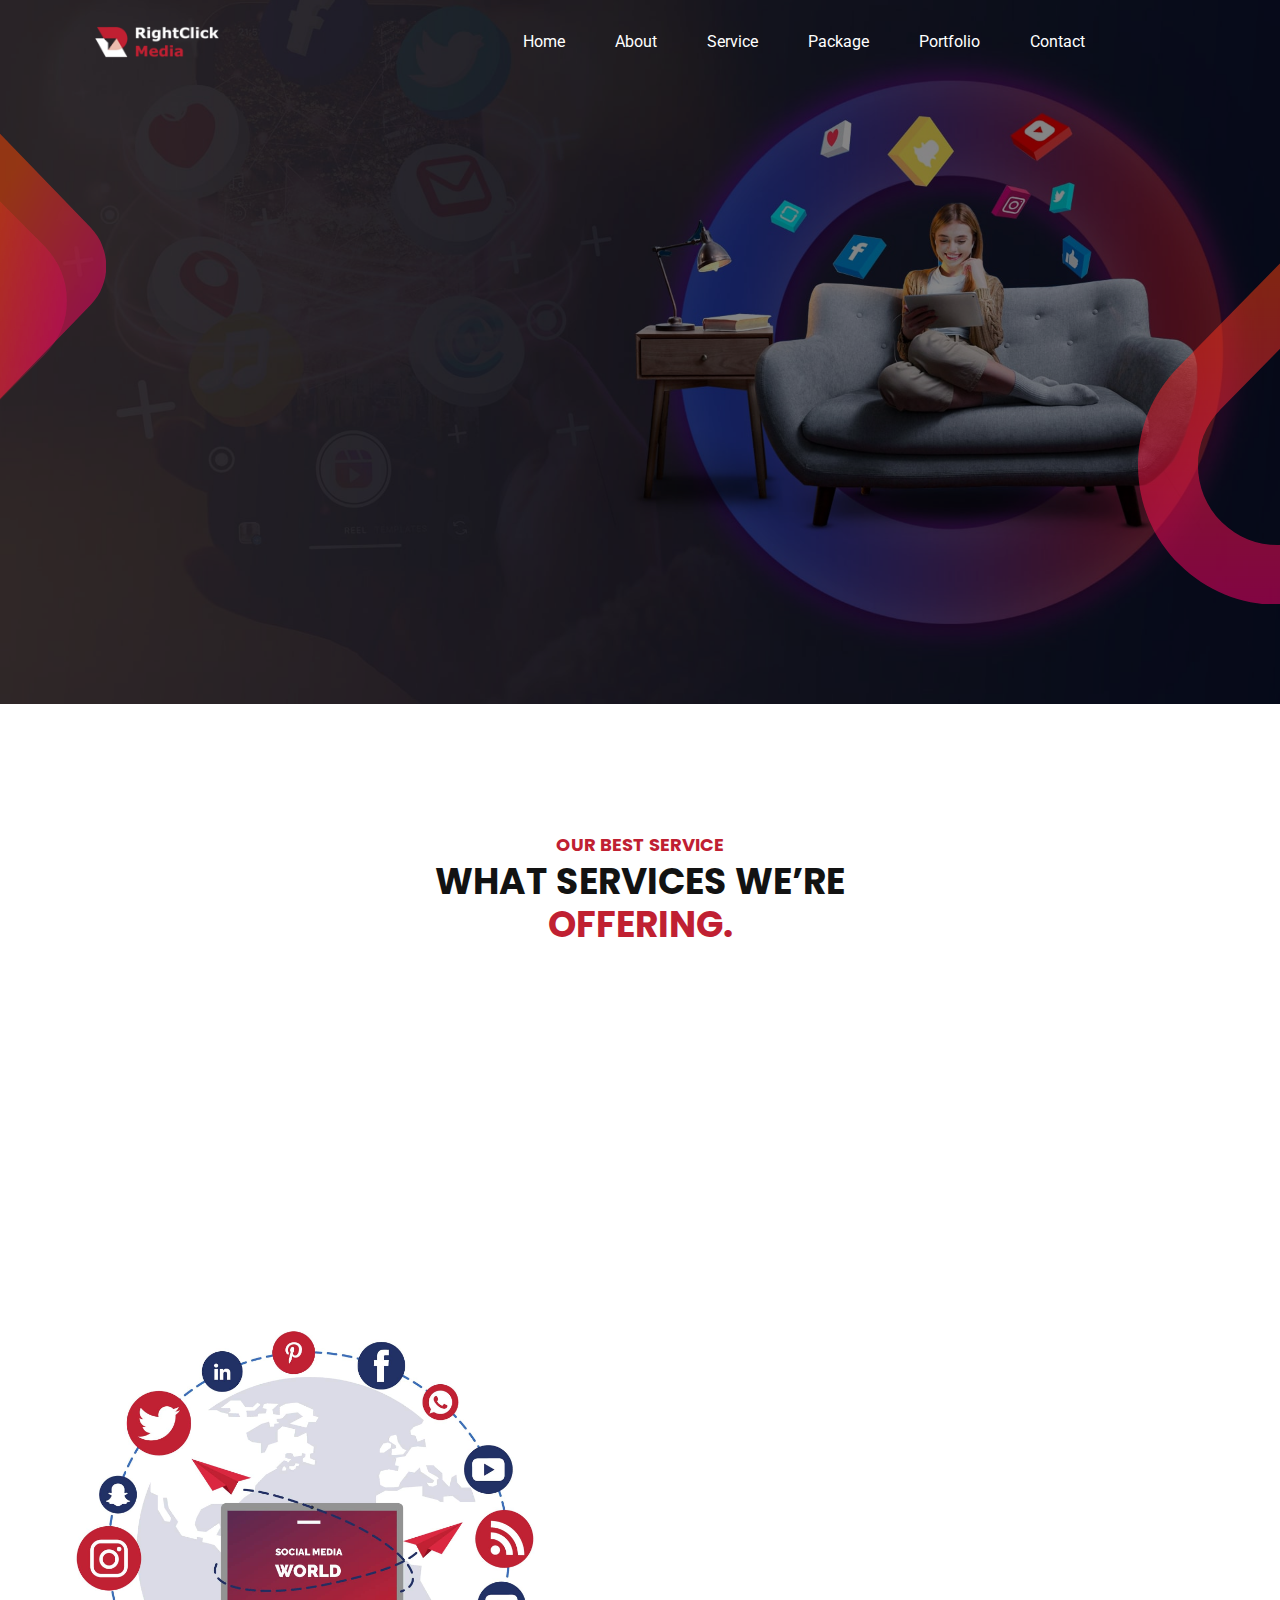
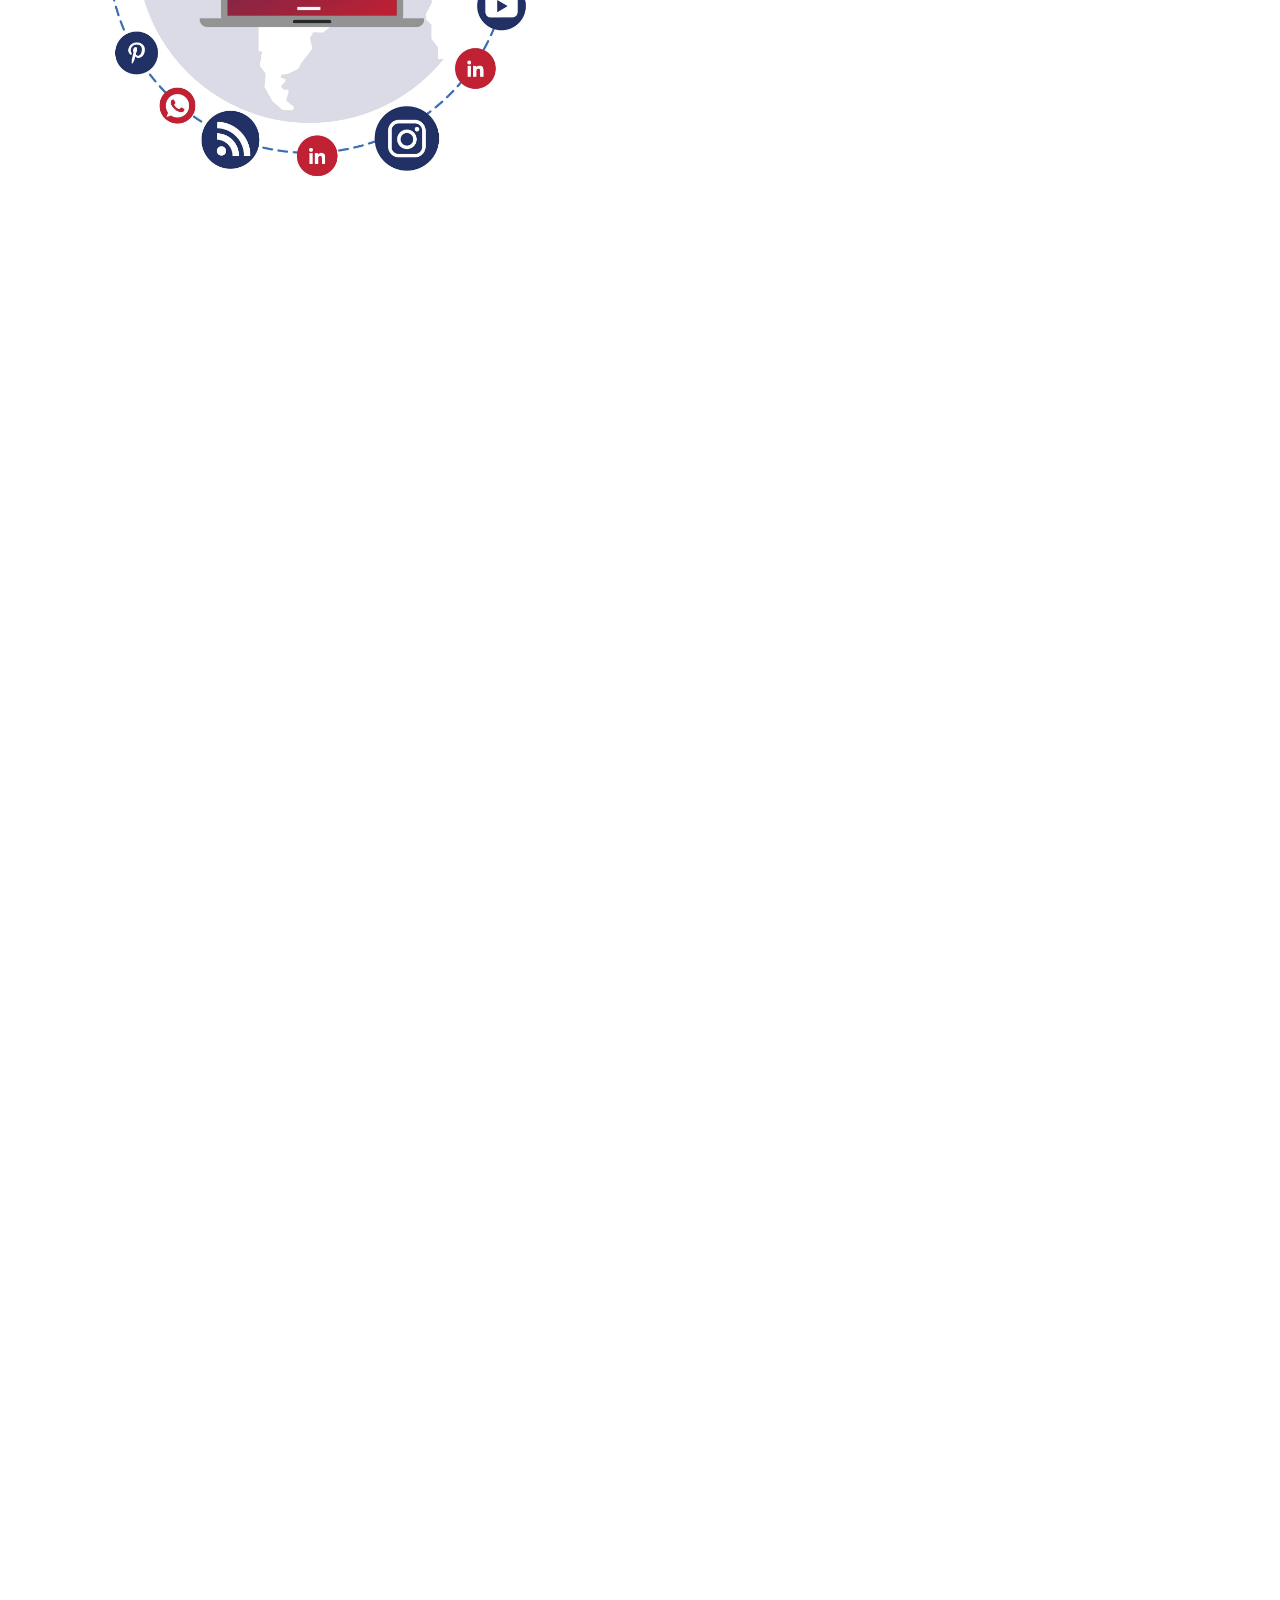
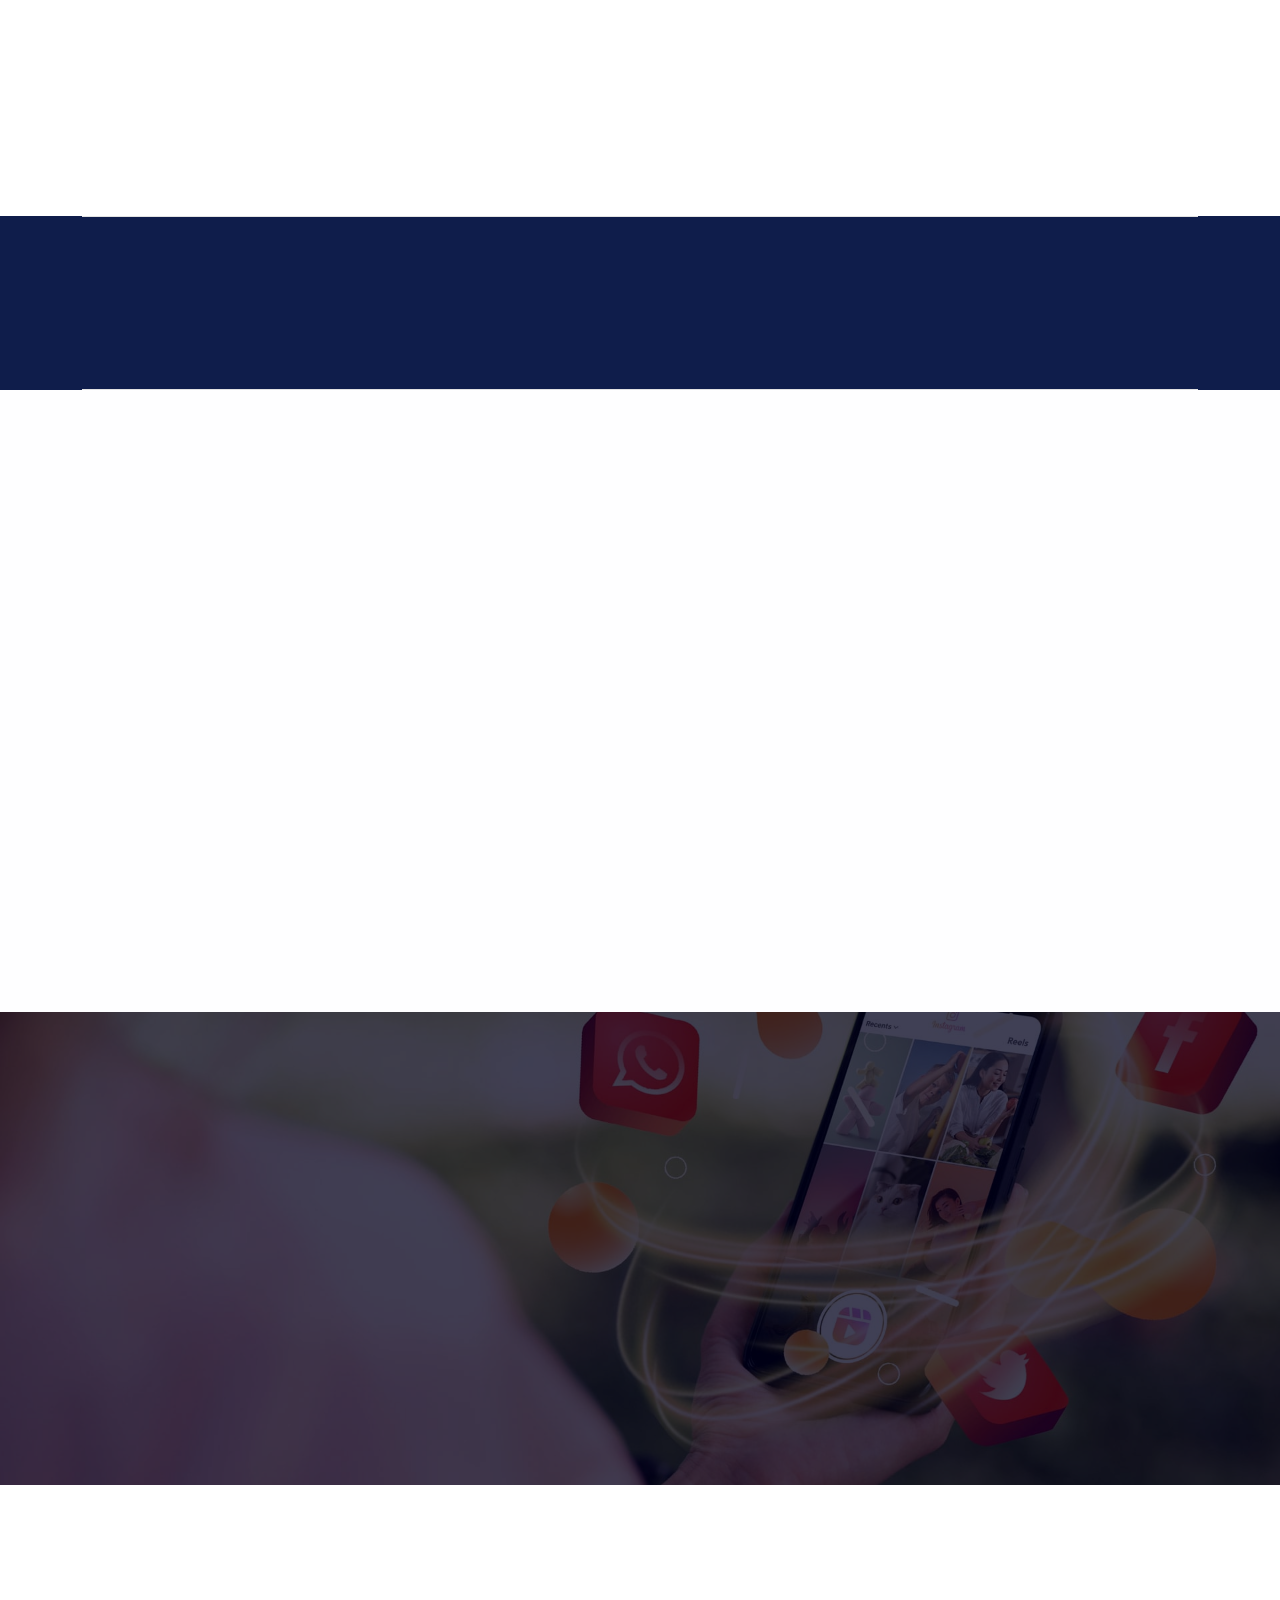
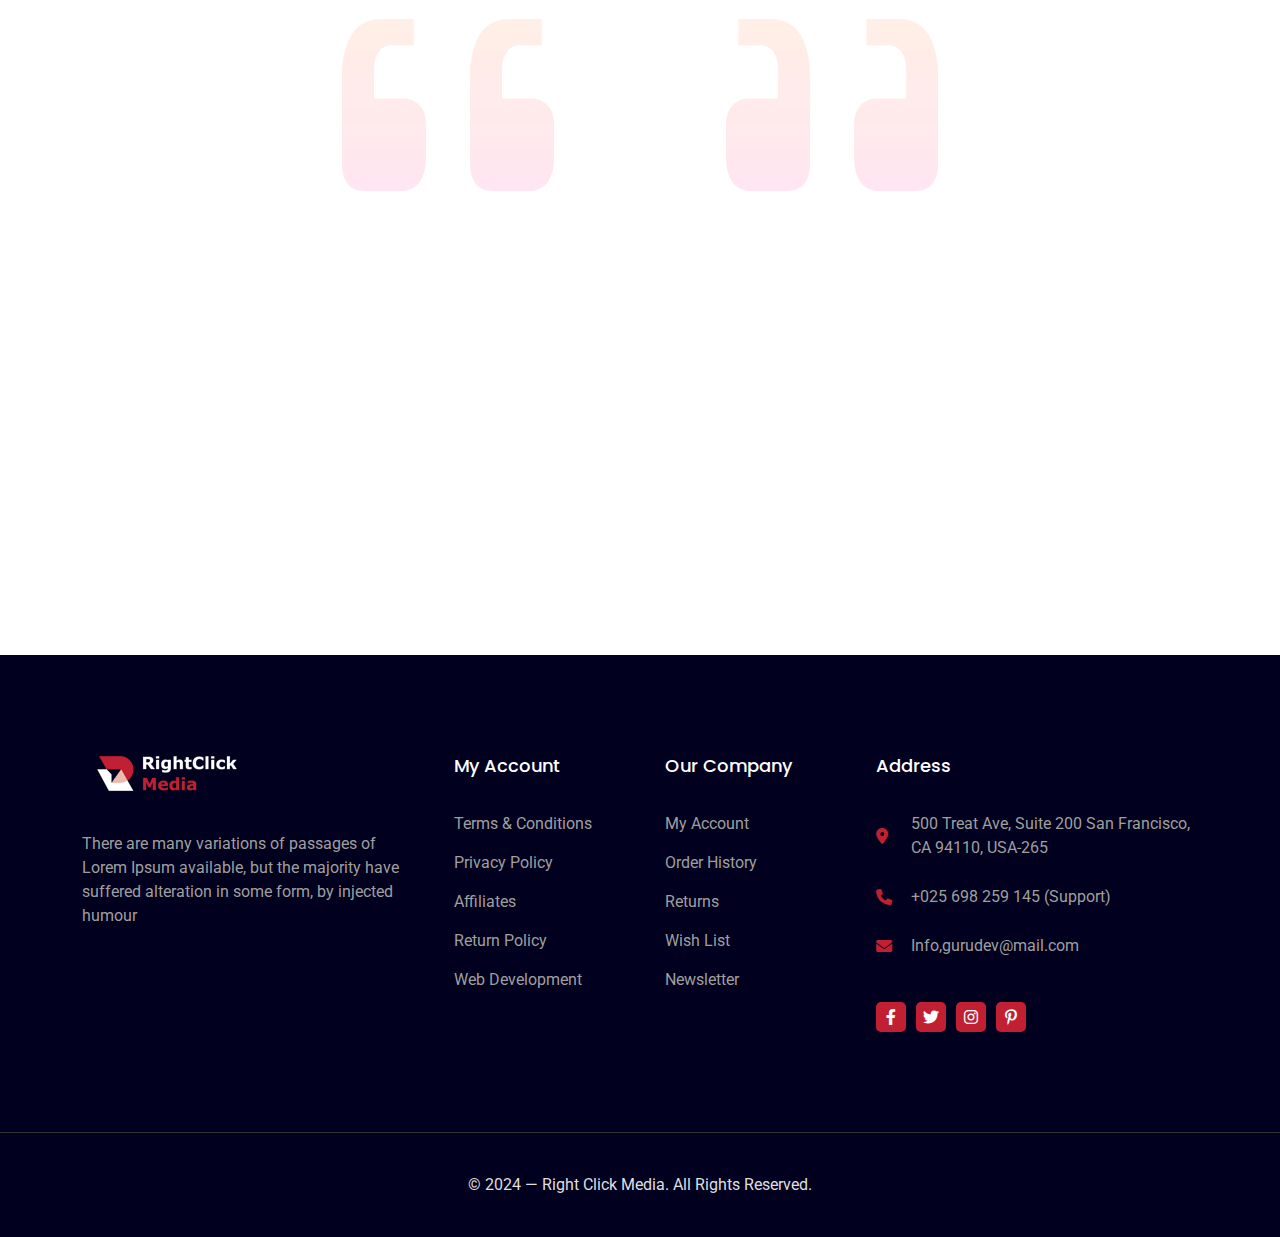
<file: index.html>
<!DOCTYPE html>
<html lang="en">
  <!-- Mirrored from codexup.com/html/index-slider.html by HTTrack Website Copier/3.x [XR&CO'2014], Tue, 09 Jan 2024 07:16:38 GMT -->
  <head>
    <meta charset="UTF-8" />
    <meta http-equiv="X-UA-Compatible" content="IE=edge" />
    <meta name="viewport" content="width=device-width, initial-scale=1.0" />
    <meta name="description" content="" />

    <!-- Site Title -->
    <title>Right Click Media</title>

    <!-- Site Favicon -->
    <link
      rel="shortcut icon"
      href="assets/imgs/logo/favicon.png"
      type="image/x-icon"
    />

    <!-- Fonts -->
    <link rel="preconnect" href="https://fonts.googleapis.com/" />
    <link rel="preconnect" href="https://fonts.gstatic.com/" crossorigin />
    <link
      href="https://fonts.googleapis.com/css2?family=Poppins:wght@300;400;500;600;700&amp;family=Roboto:ital,wght@0,300;0,400;0,500;0,900;1,700&amp;display=swap"
      rel="stylesheet"
    />
    <link
      rel="stylesheet"
      href=" https://cdnjs.cloudflare.com/ajax/libs/font-awesome/6.5.1/css/all.min.css"
    />

    <!-- All CSS Files -->
    <link rel="stylesheet" href="assets/css/all.min.css" />
    <link rel="stylesheet" href="assets/css/animate.min.css" />
    <link rel="stylesheet" href="assets/css/bootstrap.min.css" />
    <link rel="stylesheet" href="assets/css/meanmenu.min.css" />
    <link rel="stylesheet" href="assets/css/progressbar.css" />
    <link rel="stylesheet" href="assets/css/swiper-bundle.min.css" />
    <link rel="stylesheet" href="assets/css/animate.min.css" />
    <link rel="stylesheet" href="assets/css/master.css" />
    <link rel="stylesheet" href="style.css" />
  </head>

  <body>
    <!-- Preloader -->
    <div id="preloader">
      <div id="loader"></div>
    </div>

    <!-- Scroll to top -->
    <button id="scroll_top" class="scroll-top">
      <i class="fa-solid fa-arrow-up"></i>
    </button>

    <!-- Header area start -->
    <header class="header__area" id="header__sticky">
      <div class="container">
        <div class="row">
          <div class="col-xxl-12">
            <div class="header__inner">
              <div class="header__logo">
                <a href="index.html">
                  <img
                    src="assets/imgs/logo/logo.png"
                    alt="Logo"
                    class="logo"
                  />
                  <img
                    src="assets/imgs/logo/logo-3.png"
                    alt="Logo"
                    class="sticky-logo"
                  />
                </a>
              </div>
              <div class="header__menu">
                <div class="main-menu">
                  <ul>
                    <li><a href="index.html">Home</a></li>
                    <li><a href="about.html">About</a></li>
                    <li><a href="service.html">Service</a></li>
                    <li><a href="price.html">Package</a></li>
                    <li><a href="project.html">Portfolio</a></li>
                    <li><a href="contact.html">Contact</a></li>
                  </ul>
                </div>
              </div>
              <div class="header__others">
                <button class="search-icon">
                  <i class="fa-solid fa-magnifying-glass"></i>
                </button>
                <button class="search-close">
                  <i class="fa-solid fa-xmark"></i>
                </button>
                <button class="menu-icon">
                  <i class="fa-solid fa-bars"></i>
                </button>
              </div>
            </div>
          </div>
        </div>
      </div>
    </header>
    <!-- Header area end -->

    <div class="header__search">
      <form action="#">
        <input type="text" name="s" placeholder="Search..." />
      </form>
    </div>

    <!-- Offcanvas area start -->
    <div class="offcanvas__area">
      <div class="offcanvas__inner">
        <div class="offcanvas__top">
          <img src="assets/imgs/logo/logo.png" alt="Logo" />
          <button id="offcanvas_close">
            <i class="fa-solid fa-xmark"></i>
          </button>
        </div>
        <div class="offcanvas__menu">
          <div class="offcanvas-menu">
            <ul>
              <li><a href="index.html">Home</a></li>
              <li><a href="about.html">About</a></li>
              <li><a href="service.html">Service</a></li>
              <li><a href="price.html">Package</a></li>
              <li><a href="project.html">Portfolio</a></li>
              <li><a href="contact.html">Contact</a></li>
            </ul>
          </div>
        </div>
      </div>
    </div>
    <!-- Offcanvas area end -->

    <!-- Hero area start -->
    <section class="hero__area">
      <div class="container">
        <div class="row">
          <div class="col-xxl-12">
            <div class="hero__content">
              <h1 class="hero__sub-title cxufadeUp">Business Solution</h1>
              <h2 class="hero__title cxufadeUp2">
                We Are Digital <br />
                <span>Agency.</span>
              </h2>
              <p class="cxufadeUp3">
                There are many variations of passages of Lorem Ipsum available,
                the majority have suffered alteration in some form by injected
                humour.
              </p>
              <a href="about.html" class="cxu-btn-primary cxufadeUp4">DISCOVER MORE</a>
            </div>
          </div>
        </div>
      </div>
      <!-- <img src="assets/imgs/hero/overlay.png" alt="overlay" class="overlay" /> -->
      <img src="assets/imgs/hero/shape.png" alt="overlay" class="shape-1" />
      <img src="assets/imgs/hero/shape-2.png" alt="overlay" class="shape-2" />
    </section>
    <!-- Hero area end -->

    <!-- Service area start -->
    <section class="service__area pt-130">
      <div class="container">
        <div class="row">
          <div class="col-xxl-12">
            <div class="sec-title-wrap text-center">
              <h2
                class="sec-sub-title wow animate__animated animate__fadeInUp"
                data-wow-delay="0.2s"
              >
                Our Best Service
              </h2>
              <h3
                class="sec-title wow animate__animated animate__fadeInUp"
                data-wow-delay="0.4s"
              >
                WHAT Services WE’RE <br/>
                <span>OFFERING.</span>
              </h3>
            </div>
          </div>
        </div>
        <div class="row">
          <div class="col-xxl-4 col-xl-4 col-lg-4 col-md-6">
            <a href="price.html">
              <div
                class="service__item wow animate__animated animate__fadeInUp"
                data-wow-delay="0.2s"
              >
                <div class="service__left">
                  <div class="icon">
                    <p>123</p>
                  </div>
                </div>
                <div class="service__right">
                  <h3 class="service__title">Professionalism</h3>
                  <p>
                    Contented continued any happiness the instantly objections
                    yet her every allowance of Use correct.
                  </p>
                </div>
              </div>
              <div
                class="service__serial wow animate__animated animate__fadeInUp"
                data-wow-delay="0.3s"
              >
                <span>01</span>
              </div>
            </a>
          </div>

          <div class="col-xxl-4 col-xl-4 col-lg-4 col-md-6">
            <a href="price.html">
              <div
                class="service__item wow animate__animated animate__fadeInUp"
                data-wow-delay="0.4s"
              >
                <div class="service__left">
                  <div class="icon">
                    <p>123</p>
                  </div>
                </div>
                <div class="service__right">
                  <h3 class="service__title">Dedication to Clients</h3>
                  <p>
                    Contented continued any happiness the instantly objections
                    yet her every allowance of Use correct.
                  </p>
                </div>
              </div>
              <div
                class="service__serial wow animate__animated animate__fadeInUp"
                data-wow-delay="0.4s"
              >
                <span>02</span>
              </div>
            </a>
          </div>

          <div class="col-xxl-4 col-xl-4 col-lg-4 col-md-6">
            <a href="price.html">
              <div
                class="service__item wow animate__animated animate__fadeInUp"
                data-wow-delay="0.6s"
              >
                <div class="service__left">
                  <div class="icon">
                    <p>123</p>
                  </div>
                </div>
                <div class="service__right">
                  <h3 class="service__title">Passionate</h3>
                  <p>
                    Contented continued any happiness the instantly objections
                    yet her every allowance of Use correct.
                  </p>
                </div>
              </div>
              <div
                class="service__serial wow animate__animated animate__fadeInUp"
                data-wow-delay="0.4s"
              >
                <span>03</span>
              </div>
            </a>
          </div>
        </div>
      </div>
    </section>
    <!-- Service area end -->

    <!-- About area start -->
    <section class="about__area">
      <div class="container">
        <div class="row">
          <div class="col-xxl-6 col-xl-6 col-lg-6 col-md-6">
            <div class="about__left">
              <img src="assets/imgs/about/about.jpg" alt="Image" class="image" />
            </div>
          </div>
          <div class="col-xxl-6 col-xl-6 col-lg-6 col-md-6">
            <div class="about__right">
              <div class="about__right-inner">
                <h2
                  class="sec-sub-title black wow animate__animated animate__fadeInUp"
                  data-wow-delay="0.2s"
                >
                  About <span class="red"> Right Click Media</span>
                </h2>
                <h3
                  class="sec-title wow animate__animated animate__fadeInUp"
                  data-wow-delay="0.4s"
                >
                  10+ YEARS WORKING
                  <span>EXPERIENCE.</span>
                </h3>
                <p
                  class="wow animate__animated animate__fadeInUp"
                  data-wow-delay="0.4s"
                >
                  There are many variations of passages of Lorem Ipsum
                  available, the majority have suffered alteration in some form,
                  by injected humour. randomised words which don't look even
                  slightly believable. It uses a dictionary of over 200 Latin
                  words, combined with
                </p>
                <ul
                  class="list-check wow animate__animated animate__fadeInUp"
                  data-wow-delay="0.4s"
                >
                  <li>Business Solutions</li>
                  <li>Creative Conceptions</li>
                  <li>Corporate Relationship</li>
                  <li>Mission & Vission</li>
                </ul>
                <a
                  href="#"
                  class="cxu-btn-primary wow animate__animated animate__fadeInUp"
                  data-wow-delay="0.4s"
                  >READ MORE</a
                >
              </div>
            </div>
          </div>
        </div>
      </div>
    </section>
    <!-- About area end -->

    <!-- Service area start -->
    <section class="service__area-2 pt-30">
      <div class="container">
        <div class="row">
          <div class="col-xxl-12">
            <div class="sec-title-wrap">
              <h2
                class="sec-sub-title wow animate__animated animate__fadeInUp"
                data-wow-delay="0.2s"
              >
                Our Best Service
              </h2>
              <h3
                class="sec-title wow animate__animated animate__fadeInUp"
                data-wow-delay="0.4s"
              >
                WHAT Services WE’RE <br />
                <span>OFFERING.</span>
              </h3>
            </div>
          </div>
        </div>
        <div class="row">
          <div class="col-xxl-4 col-xl-4 col-lg-4 col-md-6 position-relative">
            <a href="service-2.html">
              <div
                class="service__item-2 wow animate__animated animate__fadeInUp"
                data-wow-delay="0.15s"
              >
                <div class="service__top-2">
                  <div class="icon">
                    <i class="fa-solid fa-desktop"></i>
                  </div>
                  <h3 class="service__title">
                    Web <br />
                    Designs
                  </h3>
                </div>
                <div class="service__btm-2">
                  <p>
                    Contented continued any happiness the instantly objections
                    yet her allowance of Use correct day new brought tedious.
                  </p>
                </div>
                <div
                  class="position-absolute"
                  style="top: -11px; right: 24px"
                  data-wow-delay="0.4s"
                >
                  <span class="number">01</span>
                </div>
              </div>
            </a>
          </div>

          <div class="col-xxl-4 col-xl-4 col-lg-4 col-md-6 position-relative">
            <a href="service-2.html">
              <div
                class="service__item-2 wow animate__animated animate__fadeInUp"
                data-wow-delay="0.3s"
              >
                <div class="service__top-2">
                  <div class="icon">
                    <i class="fa-solid fa-code"></i>
                  </div>
                  <h3 class="service__title">
                    Web <br />
                    Development
                  </h3>
                </div>
                <div class="service__btm-2">
                  <p>
                    Contented continued any happiness the instantly objections
                    yet her allowance of Use correct day new brought tedious.
                  </p>
                </div>
                <div
                  class="position-absolute"
                  style="top: -11px; right: 24px"
                  data-wow-delay="0.4s"
                >
                  <span class="number">02</span>
                </div>
              </div>
            </a>
          </div>

          <div class="col-xxl-4 col-xl-4 col-lg-4 col-md-6 position-relative">
            <a href="service-2.html">
              <div
                class="service__item-2 wow animate__animated animate__fadeInUp"
                data-wow-delay="0.45s"
              >
                <div class="service__top-2">
                  <div class="icon">
                    <i class="fa-solid fa-mobile-screen-button"></i>
                  </div>
                  <h3 class="service__title">
                    App <br />
                    Development
                  </h3>
                </div>
                <div class="service__btm-2">
                  <p>
                    Contented continued any happiness the instantly objections
                    yet her allowance of Use correct day new brought tedious.
                  </p>
                </div>
                <div
                  class="position-absolute"
                  style="top: -11px; right: 24px"
                  data-wow-delay="0.4s"
                >
                  <span class="number">03</span>
                </div>
              </div>
            </a>
          </div>

          <div class="col-xxl-4 col-xl-4 col-lg-4 col-md-6 position-relative">
            <a href="service-2.html">
              <div
                class="service__item-2 wow animate__animated animate__fadeInUp"
                data-wow-delay="0.3s"
              >
                <div class="service__top-2">
                  <div class="icon">
                    <i class="fa-solid fa-envelope"></i>
                  </div>
                  <h3 class="service__title">
                    Email <br />
                    Marketing
                  </h3>
                </div>
                <div class="service__btm-2">
                  <p>
                    Contented continued any happiness the instantly objections
                    yet her allowance of Use correct day new brought tedious.
                  </p>
                </div>
                <div
                  class="position-absolute"
                  style="top: -11px; right: 24px"
                  data-wow-delay="0.4s"
                >
                  <span class="number">04</span>
                </div>
              </div>
            </a>
          </div>

          <div class="col-xxl-4 col-xl-4 col-lg-4 col-md-6 position-relative">
            <a href="service-2.html">
              <div
                class="service__item-2 wow animate__animated animate__fadeInUp"
                data-wow-delay="0.45s"
              >
                <div class="service__top-2">
                  <div class="icon">
                    <i class="fa-solid fa-bullhorn"></i>
                  </div>
                  <h3 class="service__title">
                    Digital<br />
                    Marketing
                  </h3>
                </div>
                <div class="service__btm-2">
                  <p>
                    Contented continued any happiness the instantly objections
                    yet her allowance of Use correct day new brought tedious.
                  </p>
                </div>
                <div
                  class="position-absolute"
                  style="top: -11px; right: 24px"
                  data-wow-delay="0.4s"
                >
                  <span class="number">05</span>
                </div>
              </div>
            </a>
          </div>

          <div class="col-xxl-4 col-xl-4 col-lg-4 col-md-6 position-relative">
            <a href="service-2.html">
              <div
                class="service__item-2 wow animate__animated animate__fadeInUp"
                data-wow-delay="0.6s"
              >
                <div class="service__top-2">
                  <div class="icon">
                    <i class="fa-solid fa-magnifying-glass"></i>
                  </div>
                  <h3 class="service__title">SEO</h3>
                </div>
                <div class="service__btm-2">
                  <p>
                    Contented continued any happiness the instantly objections
                    yet her allowance of Use correct day new brought tedious.
                  </p>
                </div>
                <div
                  class="position-absolute"
                  style="top: -11px; right: 24px"
                  data-wow-delay="0.4s"
                >
                  <span class="number">06</span>
                </div>
              </div>
            </a>
          </div>

          <div class="col-xxl-4 col-xl-4 col-lg-4 col-md-6 position-relative">
            <a href="service-2.html">
              <div
                class="service__item-2 wow animate__animated animate__fadeInUp"
                data-wow-delay="0.15s"
              >
                <div class="service__top-2">
                  <div class="icon">
                    <p>123</p>
                  </div>
                  <h3 class="service__title">
                    Search Engine <br />
                    Marketing
                  </h3>
                </div>
                <div class="service__btm-2">
                  <p>
                    Contented continued any happiness the instantly objections
                    yet her allowance of Use correct day new brought tedious.
                  </p>
                </div>
                <div
                  class="position-absolute"
                  style="top: -11px; right: 24px"
                  data-wow-delay="0.4s"
                >
                  <span class="number">07</span>
                </div>
              </div>
            </a>
          </div>

          <div class="col-xxl-4 col-xl-4 col-lg-4 col-md-6 position-relative">
            <a href="service-2.html">
              <div
                class="service__item-2 wow animate__animated animate__fadeInUp"
                data-wow-delay="0.3s"
              >
                <div class="service__top-2">
                  <div class="icon">
                    <p>123</p>
                  </div>
                  <h3 class="service__title">
                    Social Media <br />
                    Marketing
                  </h3>
                </div>
                <div class="service__btm-2">
                  <p>
                    Contented continued any happiness the instantly objections
                    yet her allowance of Use correct day new brought tedious.
                  </p>
                </div>
                <div
                  class="position-absolute"
                  style="top: -11px; right: 24px"
                  data-wow-delay="0.4s"
                >
                  <span class="number">08</span>
                </div>
              </div>
            </a>
          </div>

          <div class="col-xxl-4 col-xl-4 col-lg-4 col-md-6 position-relative">
            <a href="service-2.html">
              <div
                class="service__item-2 wow animate__animated animate__fadeInUp"
                data-wow-delay="0.45s"
              >
                <div class="service__top-2">
                  <div class="icon">
                    <i class="fa-brands fa-amazon"></i>
                  </div>
                  <h3 class="service__title">
                    Amazon <br />
                    Marketer
                  </h3>
                </div>
                <div class="service__btm-2">
                  <p>
                    Contented continued any happiness the instantly objections
                    yet her allowance of Use correct day new brought tedious.
                  </p>
                </div>
                <div
                  class="position-absolute"
                  style="top: -11px; right: 24px"
                  data-wow-delay="0.4s"
                >
                  <span class="number">09</span>
                </div>
              </div>
            </a>
          </div>

          <div class="col-xxl-4 col-xl-4 col-lg-4 col-md-6 position-relative">
            <a href="service-2.html">
              <div
                class="service__item-2 wow animate__animated animate__fadeInUp"
                data-wow-delay="0.3s"
              >
                <div class="service__top-2">
                  <div class="icon">
                    <i class="fa-solid fa-cube"></i>
                  </div>
                  <h3 class="service__title">
                    3d <br />
                    Visual Design
                  </h3>
                </div>
                <div class="service__btm-2">
                  <p>
                    Contented continued any happiness the instantly objections
                    yet her allowance of Use correct day new brought tedious.
                  </p>
                </div>
                <div
                  class="position-absolute"
                  style="top: -11px; right: 24px"
                  data-wow-delay="0.4s"
                >
                  <span class="number">10</span>
                </div>
              </div>
            </a>
          </div>

          <div class="col-xxl-4 col-xl-4 col-lg-4 col-md-6 position-relative">
            <a href="service-2.html">
              <div
                class="service__item-2 wow animate__animated animate__fadeInUp"
                data-wow-delay="0.45s"
              >
                <div class="service__top-2">
                  <div class="icon">
                    <i class="fa-solid fa-layer-group"></i>
                  </div>
                  <h3 class="service__title">
                    2D & 3D <br />
                    Motion Animation
                  </h3>
                </div>
                <div class="service__btm-2">
                  <p>
                    Contented continued any happiness the instantly objections
                    yet her allowance of Use correct day new brought tedious.
                  </p>
                </div>
                <div
                  class="position-absolute"
                  style="top: -11px; right: 24px"
                  data-wow-delay="0.4s"
                >
                  <span class="number">11</span>
                </div>
              </div>
            </a>
          </div>

          <div class="col-xxl-4 col-xl-4 col-lg-4 col-md-6 position-relative">
            <a href="service-2.html">
              <div
                class="service__item-2 wow animate__animated animate__fadeInUp"
                data-wow-delay="0.6s"
              >
                <div class="service__top-2">
                  <div class="icon">
                    <i class="fa-solid fa-brush"></i>
                  </div>
                  <h3 class="service__title">
                    Creative <br />
                    Graphic Design
                  </h3>
                </div>
                <div class="service__btm-2">
                  <p>
                    Contented continued any happiness the instantly objections
                    yet her allowance of Use correct day new brought tedious.
                  </p>
                </div>
                <div
                  class="position-absolute"
                  style="top: -11px; right: 24px"
                  data-wow-delay="0.4s"
                >
                  <span class="number">12</span>
                </div>
              </div>
            </a>
          </div>
        </div>
      </div>
    </section>
    <!-- Service area end -->

    <!-- Counter area start -->
    <section class="counter__area">
      <div class="container">
        <div class="counter__inner">
          <div class="row">
            <div class="col-xxl-3 col-xl-3 col-lg-3 col-md-6">
              <div
                class="counter__item wow animate__animated animate__fadeInUp"
                data-wow-delay="0.2s">
                <div class="counter-active counter__number">30K+</div>
                <h3 class="counter__text">
                  HAPPY <br/>
                  CUSTOMERS
                </h3>
              </div>
            </div>
            <div class="col-xxl-3 col-xl-3 col-lg-3 col-md-6">
              <div
                class="counter__item wow animate__animated animate__fadeInUp"
                data-wow-delay="0.4s">
                <div class="counter-active counter__number">90+</div>
                <h3 class="counter__text">
                  SKILLED <br/>
                  EMPLOYEES
                </h3>
              </div>
            </div>
            <div class="col-xxl-3 col-xl-3 col-lg-3 col-md-6">
              <div
                class="counter__item wow animate__animated animate__fadeInUp"
                data-wow-delay="0.6s"
              >
                <div class="counter-active counter__number">27K+</div>
                <h3 class="counter__text">PROJECT <br />COMPLETED</h3>
              </div>
            </div>
            <div class="col-xxl-3 col-xl-3 col-lg-3 col-md-6">
              <div
                class="counter__item wow animate__animated animate__fadeInUp"
                data-wow-delay="0.8s"
              >
                <div class="counter-active counter__number">120+</div>
                <h3 class="counter__text">ACHIEVED <br />TROPHY AWARDS</h3>
              </div>
            </div>
          </div>
        </div>
      </div>
    </section>
    <!-- Counter area end -->

    <!-- Portfolio area start -->
    <section class="portfolio__area pb-100 pt-100">
      <div class="container">
        <div class="row">
          <div class="col-xxl-12">
            <div class="sec-title-wrap">
              <h2
                class="sec-sub-title wow animate__animated animate__fadeInUp"
                data-wow-delay="0.2s">
                Our Portfolio
              </h2>
              <h3
                class="sec-title wow animate__animated animate__fadeInUp"
                data-wow-delay="0.4s">
                Our Recent <br />
                <span>Projects.</span>
              </h3>
            </div>

            <div class="portfolio__related">
              <div
                class="portfolio__item-3 wow animate__animated animate__fadeInUp"
                data-wow-delay="0.15s"
              >
                <a href="project.html">
                  <img
                    src="assets/imgs/portfolio/1.png"
                    alt="Portfolio Thumb"
                    class="pf-thumb"
                  />
                  <div class="portfolio__info">
                    <h4 class="portfolio__title">web Development</h4>
                    <h5 class="portfolio__cat">web development</h5>
                  </div>
                </a>
              </div>
              <div
                class="portfolio__item-3 wow animate__animated animate__fadeInUp"
                data-wow-delay="0.3s">
                <a href="project.html">
                  <img
                    src="assets/imgs/portfolio/2.png"
                    alt="Portfolio Thumb"
                    class="pf-thumb"/>
                  <div class="portfolio__info">
                    <h4 class="portfolio__title">Marketing</h4>
                    <h5 class="portfolio__cat">Social Media Marketing</h5>
                  </div>
                </a>
              </div>
              <div
                class="portfolio__item-3 wow animate__animated animate__fadeInUp"
                data-wow-delay="0.45s">
                <a href="project.html">
                  <img
                    src="assets/imgs/portfolio/3.png"
                    alt="Portfolio Thumb"
                    class="pf-thumb"/>
                  <div class="portfolio__info">
                    <h4 class="portfolio__title">Marketing</h4>
                    <h5 class="portfolio__cat">Social Media Marketing</h5>
                  </div>
                </a>
              </div>
            </div>
          </div>
        </div>
      </div>
    </section>
    <!-- Portfolio area end -->

    <!-- Hire area start -->
    <section class="hire__area-2">
      <div class="container">
        <div class="row">
          <div class="col-xxl-12">
            <div class="hire__content">
              <h2
                class="hire__title wow animate__animated animate__fadeInUp"
                data-wow-delay="0.2s"
              >
                Do You Have a Project In Your Mind ?
              </h2>
              <a
                href="project.html"
                class="cxu-btn-border wow animate__animated animate__fadeInUp"
                data-wow-delay="0.6s"
                >SEE OUR WORKS</a
              >
            </div>
          </div>
        </div>
      </div>
      <img src="assets/imgs/hero/overlay.png" alt="overlay" class="overlay" />
    </section>
    <!-- Hire area end -->

    <!-- Testimonial area start -->
    <section class="testimonial__area pt-130 pb-110">
      <div class="container">
        <div class="row">
          <div class="col-xxl-12">
            <div class="sec-title-wrap">
              <h2
                class="sec-sub-title wow animate__animated animate__fadeInUp"
                data-wow-delay="0.2s"
              >
                Testimonials
              </h2>
              <h3
                class="sec-title wow animate__animated animate__fadeInUp"
                data-wow-delay="0.2s"
              >
                Customer's Awesome <br />
                <span>Feedback.</span>
              </h3>
            </div>
            <div class="testimonial__slider-wrap">
              <div class="swiper testimonial__slider">
                <div class="swiper-wrapper">
                  <div class="swiper-slide">
                    <div class="testimonial__slide">
                      <img
                        src="assets/imgs/testimonial/1.jpg"
                        alt="Client"
                        class="wow animate__animated animate__fadeInUp"
                        data-wow-delay="0.3s"/>
                      <p
                        class="wow animate__animated animate__fadeInUp"
                        data-wow-delay="0.5s">
                        Donec scelerisque dolor id nunc dictum, interdum gravida
                        mauris rhoncus. Aliquam at ultrices nunc. In sem leo,
                        fermentum at lorem in, porta finibus mauris. Aliquam
                        consectetur, ex in gravida porttitor. There are many
                        variations of passages
                      </p>
                      <h4
                        class="testimonial__name wow animate__animated animate__fadeInUp"
                        data-wow-delay="0.7s">
                        Nirob Aronno
                      </h4>
                      <h5
                        class="testimonial__role wow animate__animated animate__fadeInUp"
                        data-wow-delay="0.9s">
                        Marketing Manager
                      </h5>
                    </div>
                  </div>
                  <div class="swiper-slide">
                    <div class="testimonial__slide">
                      <img
                        src="assets/imgs/testimonial/2.jpg"
                        alt="Client"
                        class="wow animate__animated animate__fadeInUp"
                        data-wow-delay="0.3s"/>
                      <p
                        class="wow animate__animated animate__fadeInUp"
                        data-wow-delay="0.5s">
                        Donec scelerisque dolor id nunc dictum, interdum gravida
                        mauris rhoncus. Aliquam at ultrices nunc. In sem leo,
                        fermentum at lorem in, porta finibus mauris. Aliquam
                        consectetur, ex in gravida porttitor. There are many
                        variations of passages
                      </p>
                      <h4
                        class="testimonial__name wow animate__animated animate__fadeInUp"
                        data-wow-delay="0.7s">
                        Jonathon Fedrik
                      </h4>
                      <h5
                        class="testimonial__role wow animate__animated animate__fadeInUp"
                        data-wow-delay="0.9s">
                        Marketing Manager
                      </h5>
                    </div>
                  </div>
                  <div class="swiper-slide">
                    <div class="testimonial__slide">
                      <img
                        src="assets/imgs/testimonial/3.jpg"
                        alt="Client"
                        class="wow animate__animated animate__fadeInUp"
                        data-wow-delay="0.3s"
                      />
                      <p
                        class="wow animate__animated animate__fadeInUp"
                        data-wow-delay="0.5s"
                      >
                        Donec scelerisque dolor id nunc dictum, interdum gravida
                        mauris rhoncus. Aliquam at ultrices nunc. In sem leo,
                        fermentum at lorem in, porta finibus mauris. Aliquam
                        consectetur, ex in gravida porttitor. There are many
                        variations of passages
                      </p>
                      <h4
                        class="testimonial__name wow animate__animated animate__fadeInUp"
                        data-wow-delay="0.7s"
                      >
                        Samrat Devnath
                      </h4>
                      <h5
                        class="testimonial__role wow animate__animated animate__fadeInUp"
                        data-wow-delay="0.9s"
                      >
                        Marketing Manager
                      </h5>
                    </div>
                  </div>
                </div>

                <div
                  class="swiper-pagination wow animate__animated animate__fadeInUp"
                  data-wow-delay="0.8s"></div>
              </div>
            </div>
          </div>
        </div>
      </div>
    </section>
    <!-- Testimonial area end -->

    <!-- Footer area start -->
    <footer class="footer__area">
      <div class="footer__top">
        <div class="container">
          <div class="row">
            <div class="col-xxl-12">
              <div class="footer__widgets">
                <div class="widget__one">
                  <img
                    src="assets/imgs/logo/logo.png"
                    alt="Footer Logo"
                    class="footer__logo"
                  />
                  <p>
                    There are many variations of passages of Lorem Ipsum
                    available, but the majority have suffered alteration in some
                    form, by injected humour
                  </p>

                  <!-- <ul class="social-media">
                    <li><a href="#"><i class="fa-brands fa-facebook-f"></i></a></li>
                    <li><a href="#"><i class="fa-brands fa-twitter"></i></a></li>
                    <li><a href="#"><i class="fa-brands fa-instagram"></i></a></li>
                    <li><a href="#"><i class="fa-brands fa-pinterest-p"></i></a></li>
                  </ul> -->
                </div>
                <div class="footer__widget-two">
                  <h2 class="footer__widget-title">My Account</h2>
                  <ul class="footer__menu">
                    <li><a href="#">Terms & Conditions</a></li>
                    <li><a href="#">Privacy Policy</a></li>
                    <li><a href="#">Affiliates</a></li>
                    <li><a href="#">Return Policy</a></li>
                    <li><a href="#">Web Development</a></li>
                  </ul>
                </div>
                <div class="footer__widget-three">
                  <h2 class="footer__widget-title">Our Company</h2>
                  <ul class="footer__menu">
                    <li><a href="#">My Account</a></li>
                    <li><a href="#">Order History</a></li>
                    <li><a href="#">Returns</a></li>
                    <li><a href="#">Wish List</a></li>
                    <li><a href="#">Newsletter</a></li>
                  </ul>
                </div>
                <div class="footer__widget-four">
                  <h2 class="footer__widget-title">Address</h2>
                  <!-- <p>There are many variations of passages of Lorem Ipsum available, but the majority have suffered
                  alteration in some form, by injected humour</p> -->
                  <ul class="footer__location">
                    <li>
                      <i class="fa-solid fa-location-dot"></i>
                      <span
                        >500 Treat Ave, Suite 200 San Francisco, <br />CA 94110,
                        USA-265</span
                      >
                    </li>
                    <li>
                      <i class="fa-solid fa-phone"></i>
                      <a href="tel:025698259145">+025 698 259 145 (Support)</a>
                    </li>
                    <li>
                      <i class="fa-solid fa-envelope"></i>
                      <a href="mailto:gurudev@mail.com"
                        >Info,gurudev@mail.com</a
                      >
                    </li>
                    <br />
                  </ul>

                  <ul class="social-media">
                    <li>
                      <a href="#"><i class="fa-brands fa-facebook-f"></i></a>
                    </li>
                    <li>
                      <a href="#"><i class="fa-brands fa-twitter"></i></a>
                    </li>
                    <li>
                      <a href="#"><i class="fa-brands fa-instagram"></i></a>
                    </li>
                    <li>
                      <a href="#"><i class="fa-brands fa-pinterest-p"></i></a>
                    </li>
                  </ul>
                </div>
                <!-- <div class="footer__widget-four">
                <h2 class="footer__widget-title">Newsletter</h2>
                <p>There are many variations of passages of Lorem Ipsum available, but the majority.</p>
                <div class="newsletter">
                  <form action="#">
                    <input type="text" placeholder="Enter your email">
                    <button type="submit" class="submit">SUBSCRIBE</button>
                  </form>
                </div>
              </div> -->
              </div>
            </div>
          </div>
        </div>
      </div>

      <div class="footer__btm">
        <p>© 2024 — Right Click Media. All Rights Reserved.</p>
      </div>
    </footer>
    <!-- Footer area end -->

    <!-- All JS Files -->
    <script src="assets/js/jquery-3.6.1.min.js"></script>
    <script src="assets/js/bootstrap.bundle.min.js"></script>
    <script src="assets/js/counter.js"></script>
    <script src="assets/js/jquery.counterup.min.js"></script>
    <script src="assets/js/jquery.meanmenu.min.js"></script>
    <script src="assets/js/progressbar.js"></script>
    <script src="assets/js/swiper-bundle.min.js"></script>
    <script src="assets/js/wow.min.js"></script>
    <script src="assets/js/main.js"></script>
  </body>

  <!-- Mirrored from codexup.com/html/index-slider.html by HTTrack Website Copier/3.x [XR&CO'2014], Tue, 09 Jan 2024 07:16:38 GMT -->
</html>
</file>
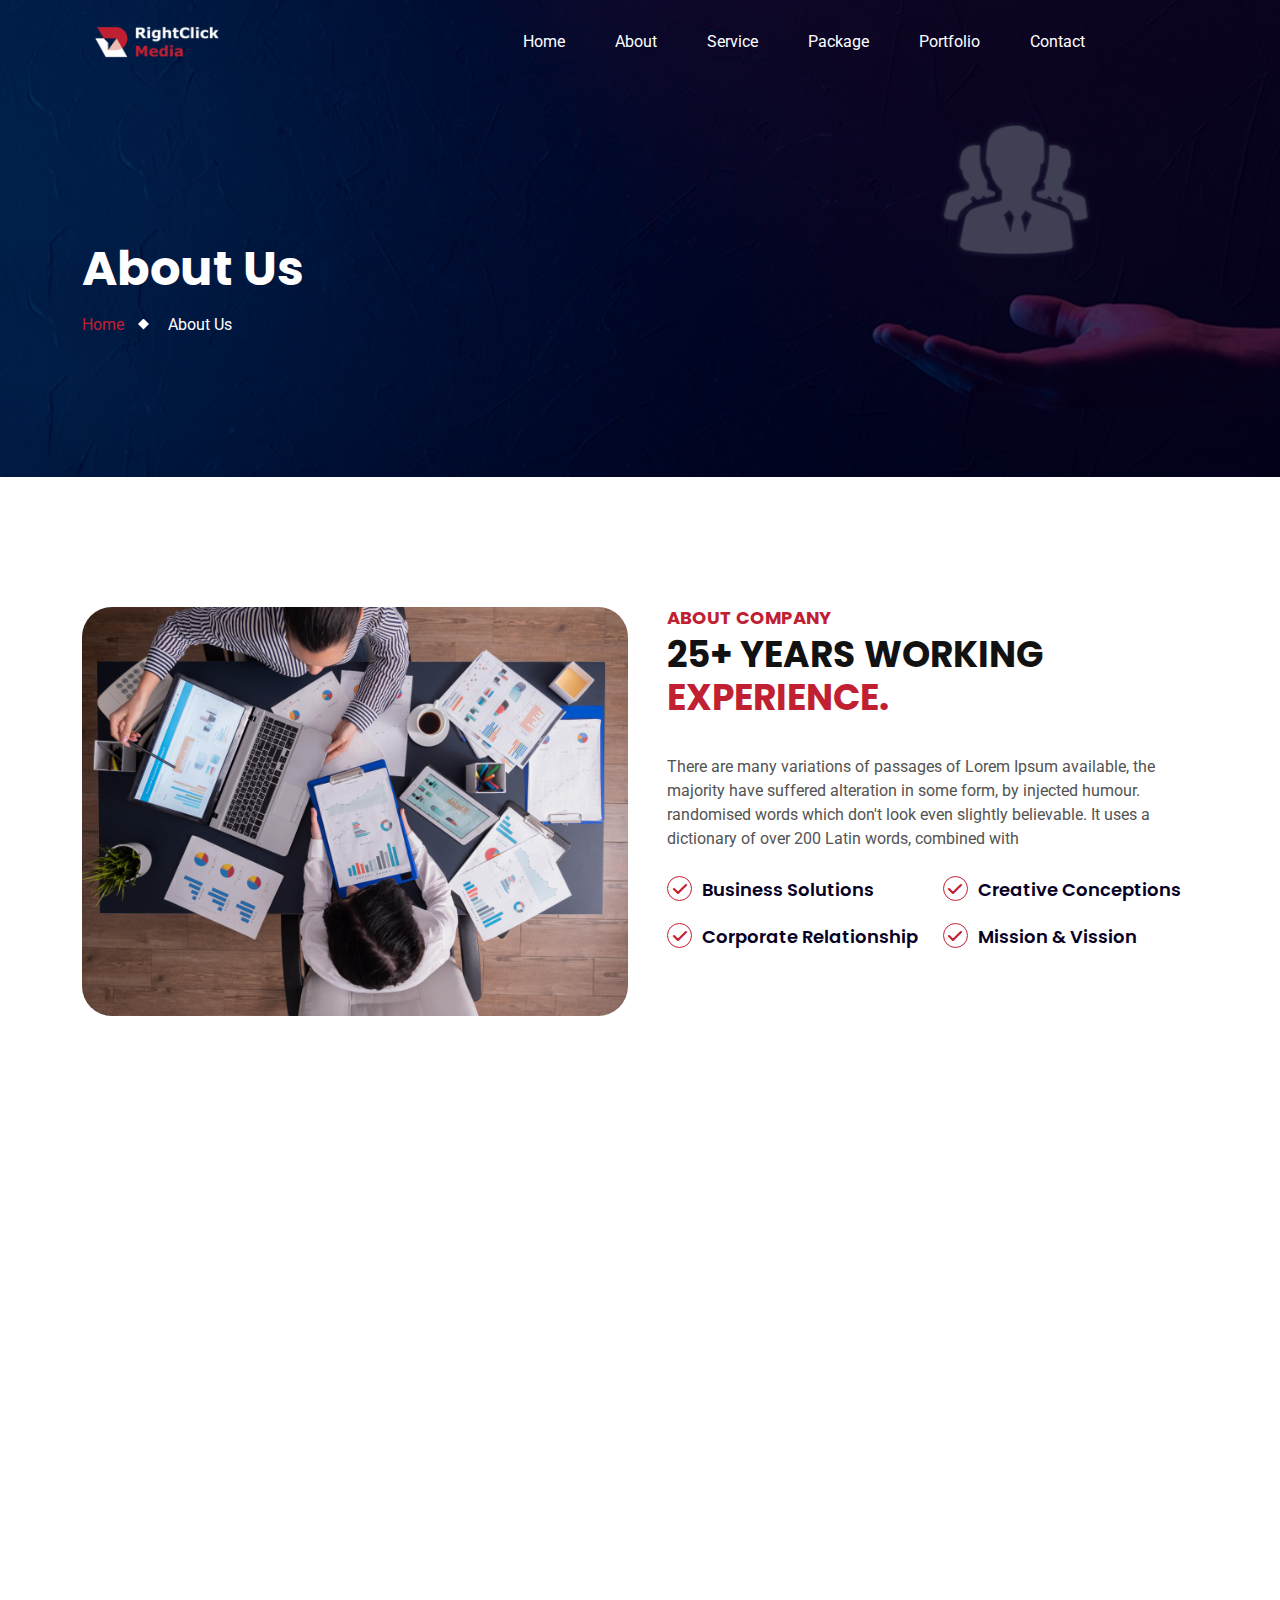
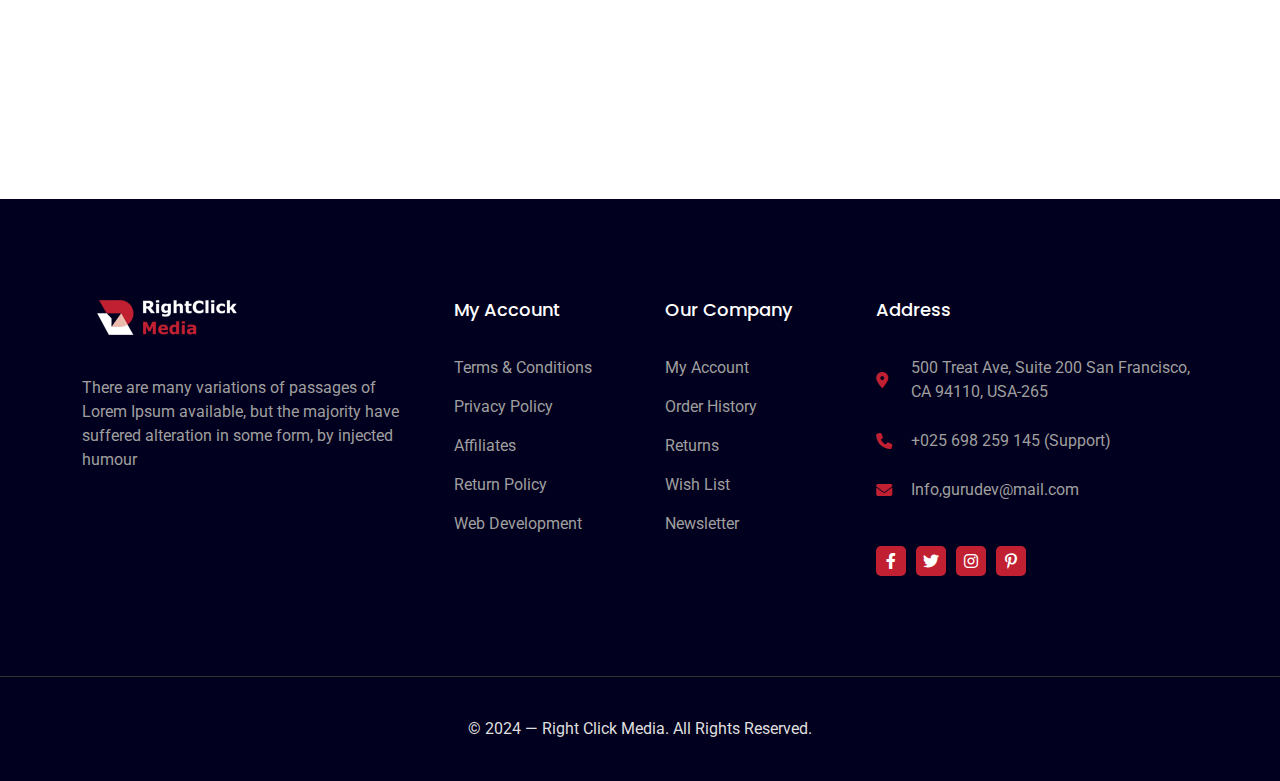
<file: about.html>
<!DOCTYPE html>
<html lang="en">


<!-- Mirrored from codexup.com/html//about.html by HTTrack Website Copier/3.x [XR&CO'2014], Tue, 09 Jan 2024 07:16:40 GMT -->
<head>
  <meta charset="UTF-8">
  <meta http-equiv="X-UA-Compatible" content="IE=edge">
  <meta name="viewport" content="width=device-width, initial-scale=1.0">
  <meta name="description" content=" ">
  <title>About Us</title>

  <!-- Favicon -->
  <link rel="shortcut icon" href="assets/imgs/logo/favicon.png" type="image/x-icon">


  <!-- Fonts -->
  <link rel="preconnect" href="https://fonts.googleapis.com/">
  <link rel="preconnect" href="https://fonts.gstatic.com/" crossorigin>
  <link
    href="https://fonts.googleapis.com/css2?family=Poppins:wght@300;400;500;600;700&amp;family=Roboto:ital,wght@0,300;0,400;0,500;0,900;1,700&amp;display=swap"
    rel="stylesheet">


  <!-- All CSS Files -->
  <link rel="stylesheet" href="assets/css/all.min.css">
  <link rel="stylesheet" href="assets/css/animate.min.css">
  <link rel="stylesheet" href="assets/css/bootstrap.min.css">
  <link rel="stylesheet" href="assets/css/meanmenu.min.css">
  <link rel="stylesheet" href="assets/css/progressbar.css">
  <link rel="stylesheet" href="assets/css/swiper-bundle.min.css">
  <link rel="stylesheet" href="assets/css/animate.min.css">
  <link rel="stylesheet" href="assets/css/master.css">
  <link rel="stylesheet" href="style.css">


</head>

<body>

  <!-- Preloader -->
  <div id="preloader">
    <div id="loader"></div>
  </div>

  <!-- Scroll to top -->
  <button id="scroll_top" class="scroll-top"><i class="fa-solid fa-arrow-up"></i></button>

 <!-- Header area start -->
   <header class="header__area" id="header__sticky">
    <div class="container">
      <div class="row">
        <div class="col-xxl-12">
          <div class="header__inner">
            <div class="header__logo">
              <a href="index.html">
                <img src="assets/imgs/logo/logo.png" alt="Logo" class="logo">
                <img src="assets/imgs/logo/logo-3.png" alt="Logo" class="sticky-logo">
              </a>
            </div>
            <div class="header__menu">
              <div class="main-menu">
               <ul>
                  <li><a href="index.html">Home</a></li>
                  <li><a href="about.html">About</a></li>
                  <li><a href="service.html">Service</a></li>
                  <li><a href="price.html">Package</a></li>
                  <li><a href="project.html">Portfolio</a></li>
                  <li><a href="contact.html">Contact</a></li>
                </ul>
              </div>
            </div>
            <div class="header__others">
              <button class="search-icon"><i class="fa-solid fa-magnifying-glass"></i></button>
              <button class="search-close"><i class="fa-solid fa-xmark"></i></button>
              <button class="menu-icon"><i class="fa-solid fa-bars"></i></button>
            </div>
          </div>
        </div>
      </div>
    </div>
  </header>
  <!-- Header area end -->

  <div class="header__search">
    <form action="#">
      <input type="text" name="s" placeholder="Search...">
    </form>
  </div>

  <!-- Offcanvas area start -->
  <div class="offcanvas__area">
    <div class="offcanvas__inner">
      <div class="offcanvas__top">
        <img src="assets/imgs/logo/logo.png" alt="Logo">
        <button id="offcanvas_close"><i class="fa-solid fa-xmark"></i></button>
      </div>
      <div class="offcanvas__menu">
        <div class="offcanvas-menu">
          <ul>
                  <li><a href="index.html">Home</a></li>
                  <li><a href="about.html">About</a></li>
                  <li><a href="service.html">Service</a></li>
                  <li><a href="price.html">Package</a></li>
                  <li><a href="project.html">Portfolio</a></li>
                  <li><a href="contact.html">Contact</a></li>
                </ul>
        </div>
      </div>
    </div>
  </div>
  <!-- Offcanvas area end -->


  <!-- Breadcrumb area start -->
  <section class="breadcrumb__area about">
    <div class="container">
      <div class="row">
        <div class="col-xxl-12">
          <div class="breadcrumb__content">
            <h1 class="breadcrumb__title wow animate__animated animate__fadeInUp" data-wow-delay="0.2s">About Us</h1>
            <p class="wow animate__animated animate__fadeInUp" data-wow-delay="0.4s"><a href="index.html">Home</a>
              <span>About Us</span>
            </p>
          </div>
        </div>
      </div>
    </div>
    <img src="assets/imgs/hero/overlay.png" alt="overlay" class="overlay">
  </section>
  <!-- Breadcrumb area end -->


  <!-- About area start -->
  <section class="about__area pb-130 pt-130">
    <div class="container">
      <div class="row">
        <div class="col-xxl-6 col-xl-6 col-lg-6 col-md-6">
          <div class="about__left">
            <img src="assets/imgs/about/1.jpg" alt="Image" class="image1">
            <!-- <img src="assets/imgs/about/s1.png" alt="shape" class="shape"> -->
          </div>
        </div>
        <div class="col-xxl-6 col-xl-6 col-lg-6 col-md-6">
          <div class="about__right">
            <div class="about__right-inner">
              <h2 class="sec-sub-title wow animate__animated animate__fadeInUp" data-wow-delay="0.2s">About Company</h2>
              <h3 class="sec-title wow animate__animated animate__fadeInUp" data-wow-delay="0.4s">25+ YEARS WORKING
                <span>EXPERIENCE.</span>
              </h3>
              <p class="wow animate__animated animate__fadeInUp" data-wow-delay="0.4s">There are many variations of
                passages of Lorem Ipsum available, the majority have suffered alteration
                in some form, by injected humour. randomised words which don't look even slightly believable. It uses a
                dictionary of over 200 Latin words, combined with </p>
              <ul class="list-check wow animate__animated animate__fadeInUp" data-wow-delay="0.4s">
                <li>Business Solutions</li>
                <li>Creative Conceptions</li>
                <li>Corporate Relationship</li>
                <li>Mission & Vission</li>
              </ul>
              <a href="#" class="cxu-btn-primary wow animate__animated animate__fadeInUp" data-wow-delay="0.4s">READ
                MORE</a>
            </div>
          </div>
        </div>
      </div>
    </div>
  </section>
  <!-- About area end -->

  <!-- Why Choose area start -->
  <section class="about__area-2 pt-100 pb-100">
    <div class="container">
      <div class="row">
        <div class="col-xxl-6 col-xl-6 col-lg-6 col-md-6">
          <div class="about__right-2">
            <div class="about__right-inner-2">
              <h2 class="sec-sub-title wow animate__animated animate__fadeInUp" data-wow-delay="0.3s">Why Choose Us</h2>
              <h3 class="sec-title wow animate__animated animate__fadeInUp" data-wow-delay="0.4s">GREAT Solutions For
                <br> Your <span>Business.</span>
              </h3>
              <p class="wow animate__animated animate__fadeInUp" data-wow-delay="0.5s">There are many variations of
                passages of Lorem Ipsum available, the majority have suffered alteration
                in some form, by injected humour. randomised words which don't look even slightly believable. It uses a
                dictionary of over 200 Latin words, combined with a handful of models.</p>
              <ul class="list wow animate__animated animate__fadeInUp" data-wow-delay="0.6s">
                <li>
                  <div class="icon"><img src="assets/imgs/feature/1.png" alt=""></div>
                  <span>Creative <br>Concept Execution</span>
                </li>
                <li>
                  <div class="icon"><img src="assets/imgs/feature/4.png" alt=""></div>
                  <span>One Stop <br>Business Solution</span>
                </li>
              </ul>
              <a href="price.html" class="cxu-btn-round wow animate__animated animate__fadeInUp"
                data-wow-delay="0.6s">READ MORE</a>
            </div>
          </div>
        </div>
        <div class="col-xxl-6 col-xl-6 col-lg-6 col-md-6">
          <div class="about__left-2">
            <h2 class="exp wow animate__animated animate__fadeInUp" data-wow-delay="0.2s">10</h2>
            <h2 class="exp-title wow animate__animated animate__fadeInUp" data-wow-delay="0.4s">Years Experiences</h2>
          </div>
        </div>
      </div>
    </div>
  </section>
  <!-- Why Choose area end -->

  <!-- Footer area start -->
  <footer class="footer__area">
    <div class="footer__top">
      <div class="container">
        <div class="row">
          <div class="col-xxl-12">
            <div class="footer__widgets">
              <div class="widget__one">
                <img src="assets/imgs/logo/logo.png" alt="Footer Logo" class="footer__logo">
                <p>There are many variations of passages of Lorem Ipsum available, but the majority have suffered
                  alteration in some form, by injected humour</p>

                  <!-- <ul class="social-media">
                    <li><a href="#"><i class="fa-brands fa-facebook-f"></i></a></li>
                    <li><a href="#"><i class="fa-brands fa-twitter"></i></a></li>
                    <li><a href="#"><i class="fa-brands fa-instagram"></i></a></li>
                    <li><a href="#"><i class="fa-brands fa-pinterest-p"></i></a></li>
                  </ul> -->
              </div>
              <div class="footer__widget-two">
                <h2 class="footer__widget-title">My Account</h2>
                <ul class="footer__menu">
                  <li><a href="#">Terms & Conditions</a></li>
                  <li><a href="#">Privacy Policy</a></li>
                  <li><a href="#">Affiliates</a></li>
                  <li><a href="#">Return Policy</a></li>
                  <li><a href="#">Web Development</a></li>
                </ul>
              </div>
              <div class="footer__widget-three">
                <h2 class="footer__widget-title">Our Company</h2>
                <ul class="footer__menu">
                  <li><a href="#">My Account</a></li>
                  <li><a href="#">Order History</a></li>
                  <li><a href="#">Returns</a></li>
                  <li><a href="#">Wish List</a></li>
                  <li><a href="#">Newsletter</a></li>
                </ul>
              </div>
              <div class="footer__widget-four">
                <h2 class="footer__widget-title">Address</h2>
                <!-- <p>There are many variations of passages of Lorem Ipsum available, but the majority have suffered
                  alteration in some form, by injected humour</p> -->
                 <ul class="footer__location">
          <li>
            <i class="fa-solid fa-location-dot"></i>
            <span>500 Treat Ave, Suite 200 San Francisco, <br>CA 94110, USA-265</span>
          </li>
          <li>
            <i class="fa-solid fa-phone"></i>
            <a href="tel:025698259145">+025 698 259 145 (Support)</a>
          </li>
          <li>
            <i class="fa-solid fa-envelope"></i>
            <a href="mailto:gurudev@mail.com">Info,gurudev@mail.com</a>
          </li> <br>
        </ul>

                <ul class="social-media">
                  <li><a href="#"><i class="fa-brands fa-facebook-f"></i></a></li>
                  <li><a href="#"><i class="fa-brands fa-twitter"></i></a></li>
                  <li><a href="#"><i class="fa-brands fa-instagram"></i></a></li>
                  <li><a href="#"><i class="fa-brands fa-pinterest-p"></i></a></li>
                </ul>
              </div>
              <!-- <div class="footer__widget-four">
                <h2 class="footer__widget-title">Newsletter</h2>
                <p>There are many variations of passages of Lorem Ipsum available, but the majority.</p>
                <div class="newsletter">
                  <form action="#">
                    <input type="text" placeholder="Enter your email">
                    <button type="submit" class="submit">SUBSCRIBE</button>
                  </form>
                </div>
              </div> -->
            </div>
          </div>
        </div>
      </div>
    </div>

    <div class="footer__btm">
      <p>© 2024 — Right Click Media. All Rights Reserved.</p>
    </div>
  </footer>
  <!-- Footer area end -->


  <!-- All JS Files -->
  <script src="assets/js/jquery-3.6.1.min.js"></script>
  <script src="assets/js/bootstrap.bundle.min.js"></script>
  <script src="assets/js/counter.js"></script>
  <script src="assets/js/jquery.counterup.min.js"></script>
  <script src="assets/js/jquery.meanmenu.min.js"></script>
  <script src="assets/js/progressbar.js"></script>
  <script src="assets/js/swiper-bundle.min.js"></script>
  <script src="assets/js/wow.min.js"></script>
  <script src="assets/js/main.js"></script>

</body>


<!-- Mirrored from codexup.com/html//about.html by HTTrack Website Copier/3.x [XR&CO'2014], Tue, 09 Jan 2024 07:16:40 GMT -->
</html>
</file>
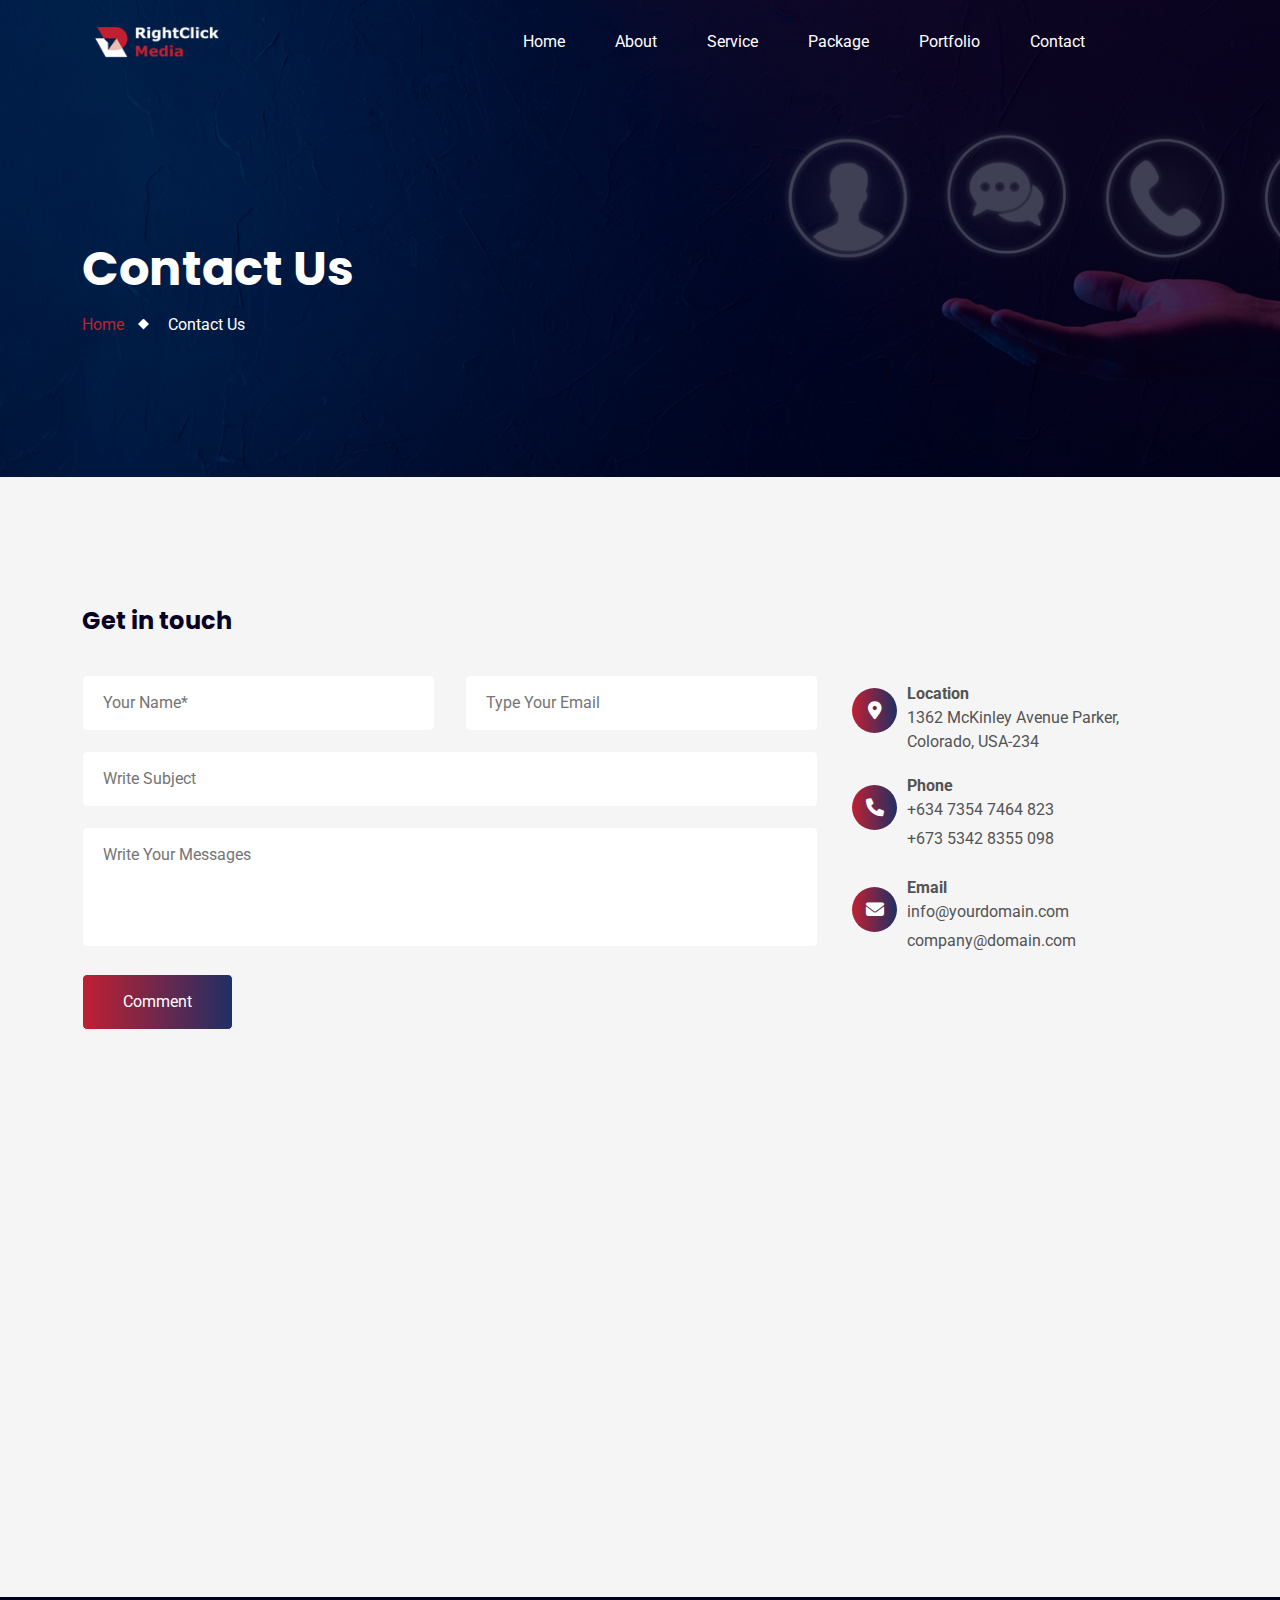
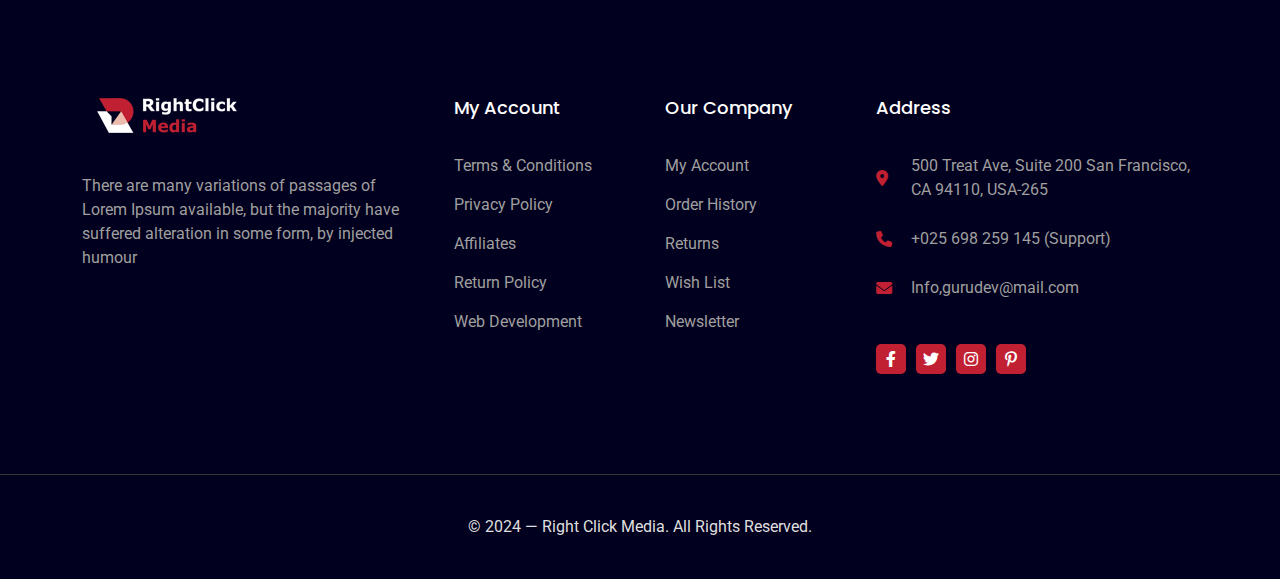
<file: contact.html>
<!DOCTYPE html>
<html lang="en">
<!-- Mirrored from codexup.com/html//contact.html by HTTrack Website Copier/3.x [XR&CO'2014], Tue, 09 Jan 2024 07:16:48 GMT -->
<head>
  <meta charset="UTF-8">
  <meta http-equiv="X-UA-Compatible" content="IE=edge">
  <meta name="viewport" content="width=device-width, initial-scale=1.0">
  <meta name="description" content="">
  <title>Contact Us</title>

  <!-- Favicon -->
  <link rel="shortcut icon" href="assets/imgs/logo/favicon.png" type="image/x-icon">
  <!-- Fonts -->
  <link rel="preconnect" href="https://fonts.googleapis.com/">
  <link rel="preconnect" href="https://fonts.gstatic.com/" crossorigin>
  <link
    href="https://fonts.googleapis.com/css2?family=Poppins:wght@300;400;500;600;700&amp;family=Roboto:ital,wght@0,300;0,400;0,500;0,900;1,700&amp;display=swap"
    rel="stylesheet">

  <!-- All CSS Files -->
  <link rel="stylesheet" href="assets/css/all.min.css">
  <link rel="stylesheet" href="assets/css/animate.min.css">
  <link rel="stylesheet" href="assets/css/bootstrap.min.css">
  <link rel="stylesheet" href="assets/css/meanmenu.min.css">
  <link rel="stylesheet" href="assets/css/progressbar.css">
  <link rel="stylesheet" href="assets/css/swiper-bundle.min.css">
  <link rel="stylesheet" href="assets/css/progressbar.css">
  <link rel="stylesheet" href="assets/css/animate.min.css">
  <link rel="stylesheet" href="assets/css/master.css">
  <link rel="stylesheet" href="style.css">
</head>

<body>

  <!-- Preloader -->
  <div id="preloader">
    <div id="loader"></div>
  </div>

  <!-- Scroll to top -->
  <button id="scroll_top" class="scroll-top"><i class="fa-solid fa-arrow-up"></i></button>

  <!-- Header area start -->
   <header class="header__area" id="header__sticky">
    <div class="container">
      <div class="row">
        <div class="col-xxl-12">
          <div class="header__inner">
            <div class="header__logo">
              <a href="index.html">
                <img src="assets/imgs/logo/logo.png" alt="Logo" class="logo">
                <img src="assets/imgs/logo/logo-3.png" alt="Logo" class="sticky-logo">
              </a>
            </div>
            <div class="header__menu">
              <div class="main-menu">
               <ul>
                  <li><a href="index.html">Home</a></li>
                  <li><a href="about.html">About</a></li>
                  <li><a href="service.html">Service</a></li>
                  <li><a href="price.html">Package</a></li>
                  <li><a href="project.html">Portfolio</a></li>
                  <li><a href="contact.html">Contact</a></li>
                </ul>
              </div>
            </div>
            <div class="header__others">
              <button class="search-icon"><i class="fa-solid fa-magnifying-glass"></i></button>
              <button class="search-close"><i class="fa-solid fa-xmark"></i></button>
              <button class="menu-icon"><i class="fa-solid fa-bars"></i></button>
            </div>
          </div>
        </div>
      </div>
    </div>
  </header>
  <!-- Header area end -->

  <div class="header__search">
    <form action="#">
      <input type="text" name="s" placeholder="Search...">
    </form>
  </div>

  <!-- Offcanvas area start -->
  <div class="offcanvas__area">
    <div class="offcanvas__inner">
      <div class="offcanvas__top">
        <img src="assets/imgs/logo/logo.png" alt="Logo">
        <button id="offcanvas_close"><i class="fa-solid fa-xmark"></i></button>
      </div>
      <div class="offcanvas__menu">
        <div class="offcanvas-menu">
          <ul>
                  <li><a href="index.html">Home</a></li>
                  <li><a href="about.html">About</a></li>
                  <li><a href="service.html">Service</a></li>
                  <li><a href="price.html">Package</a></li>
                  <li><a href="project.html">Portfolio</a></li>
                  <li><a href="contact.html">Contact</a></li>
                </ul>
        </div>
      </div>
    </div>
  </div>
  <!-- Offcanvas area end -->

  <!-- Breadcrumb area start -->
  <section class="breadcrumb__area contact">
    <div class="container">
      <div class="row">
        <div class="col-xxl-12">
          <div class="breadcrumb__content">
            <h1 class="breadcrumb__title">Contact Us</h1>
            <p><a href="index.html">Home</a> <span>Contact Us</span></p>
          </div>
        </div>
      </div>
    </div>
    <img src="assets/imgs/hero/overlay.png" alt="overlay" class="overlay">
  </section>
  <!-- Breadcrumb area end -->

  <!-- Contact area start -->

    <div class="contact__form pt-130 pb-130">
      <div class="container">
        <div class="row">
          <div class="col-xxl-8 col-x-8 col-lg-8 ">
            <h2 class="contact__title">Get in touch</h2>
            <form action="#">
              <div class="input-grp">
                <input type="text" placeholder="Your Name*" name="name">
                <input type="email" name="email" placeholder="Type Your Email">
              </div>
              <input type="text" name="subject" placeholder="Write Subject">
              <textarea name="message" rows="3" placeholder="Write Your Messages"></textarea>
              <input type="submit" value="comment" class="submit">
            </form>
          </div>
           <div class="col-xxl-4 col-x-12 col-lg-4">

            <div class="contact__top-inner d-flex">
                <div class="row">
                    <div class="col-md-12">
                        <div class="contact__item ">
                            <div class="icon"><i class="fa-solid fa-location-dot"></i></div>
                            <div class="address_title">
                                <p>Location</p>
                                <ul>
                                    <li>1362 McKinley Avenue Parker, <br> Colorado, USA-234</li>
                                </ul>
                            </div>
                        </div>
                        <div class="contact__item">
                            <div class="icon"><i class="fa-solid fa-phone"></i></div>
                            <div class="address_title">
                                <p>Phone</p>

                                <ul>
                                    <li><a href="tel: 63473547464823">+634 7354 7464 823 </a></li>
                                    <li><a href="tel:67353428355098">+673 5342 8355 098</a></li>
                                </ul>

                            </div>

                        </div>
                        <div class="contact__item">
                            <div class="icon"><i class="fa-solid fa-envelope"></i></div>
                            <div class="address_title">
                                <p>Email</p>
                                <ul>
                                    <li><a href="mailto:info@yourdomain.com">info@yourdomain.com </a></li>
                                    <li><a href="mailto:company@domain.com">company@domain.com</a></li>
                                </ul>
                            </div>

                        </div>
                    </div>

                </div>

            </div>
        </div>
          <div class="col-xxl-12 col-x-12 col-lg-12 pt-30">
            <div class="map">
      <iframe src="https://www.google.com/maps/embed?pb=!1m18!1m12!1m3!1d3299.0074874040934!2d-77.94635002587037!3d34.2228272087065!2m3!1f0!2f0!3f0!3m2!1i1024!2i768!4f13.1!3m3!1m2!1s0x89aa1fccc04345ff%3A0x4ced35004998c224!2s312%20Wright%20St%2C%20Wilmington%2C%20NC%2028401%2C%20USA!5e0!3m2!1sen!2sin!4v1705906829428!5m2!1sen!2sin" width="100%" height="400px" style="border:0;" allowfullscreen="" loading="lazy" referrerpolicy="no-referrer-when-downgrade"></iframe>
    </div>
          </div>
        </div>
      </div>
    </div>
  <!-- Contact area end -->

  <!-- Footer area start -->
  <footer class="footer__area">
    <div class="footer__top">
      <div class="container">
        <div class="row">
          <div class="col-xxl-12">
            <div class="footer__widgets">
              <div class="widget__one">
                <img src="assets/imgs/logo/logo.png" alt="Footer Logo" class="footer__logo">
                <p>There are many variations of passages of Lorem Ipsum available, but the majority have suffered
                  alteration in some form, by injected humour</p>

                  <!-- <ul class="social-media">
                    <li><a href="#"><i class="fa-brands fa-facebook-f"></i></a></li>
                    <li><a href="#"><i class="fa-brands fa-twitter"></i></a></li>
                    <li><a href="#"><i class="fa-brands fa-instagram"></i></a></li>
                    <li><a href="#"><i class="fa-brands fa-pinterest-p"></i></a></li>
                  </ul> -->
              </div>
              <div class="footer__widget-two">
                <h2 class="footer__widget-title">My Account</h2>
                <ul class="footer__menu">
                  <li><a href="#">Terms & Conditions</a></li>
                  <li><a href="#">Privacy Policy</a></li>
                  <li><a href="#">Affiliates</a></li>
                  <li><a href="#">Return Policy</a></li>
                  <li><a href="#">Web Development</a></li>
                </ul>
              </div>
              <div class="footer__widget-three">
                <h2 class="footer__widget-title">Our Company</h2>
                <ul class="footer__menu">
                  <li><a href="#">My Account</a></li>
                  <li><a href="#">Order History</a></li>
                  <li><a href="#">Returns</a></li>
                  <li><a href="#">Wish List</a></li>
                  <li><a href="#">Newsletter</a></li>
                </ul>
              </div>
              <div class="footer__widget-four">
                <h2 class="footer__widget-title">Address</h2>
                <!-- <p>There are many variations of passages of Lorem Ipsum available, but the majority have suffered
                  alteration in some form, by injected humour</p> -->
                 <ul class="footer__location">
          <li>
            <i class="fa-solid fa-location-dot"></i>
            <span>500 Treat Ave, Suite 200 San Francisco, <br>CA 94110, USA-265</span>
          </li>
          <li>
            <i class="fa-solid fa-phone"></i>
            <a href="tel:025698259145">+025 698 259 145 (Support)</a>
          </li>
          <li>
            <i class="fa-solid fa-envelope"></i>
            <a href="mailto:gurudev@mail.com">Info,gurudev@mail.com</a>
          </li> <br>
        </ul>
                <ul class="social-media">
                  <li><a href="#"><i class="fa-brands fa-facebook-f"></i></a></li>
                  <li><a href="#"><i class="fa-brands fa-twitter"></i></a></li>
                  <li><a href="#"><i class="fa-brands fa-instagram"></i></a></li>
                  <li><a href="#"><i class="fa-brands fa-pinterest-p"></i></a></li>
                </ul>
              </div>
              <!-- <div class="footer__widget-four">
                <h2 class="footer__widget-title">Newsletter</h2>
                <p>There are many variations of passages of Lorem Ipsum available, but the majority.</p>
                <div class="newsletter">
                  <form action="#">
                    <input type="text" placeholder="Enter your email">
                    <button type="submit" class="submit">SUBSCRIBE</button>
                  </form>
                </div>
              </div> -->
            </div>
          </div>
        </div>
      </div>
    </div>
    <div class="footer__btm">
      <p>© 2024 — Right Click Media. All Rights Reserved.</p>
    </div>
  </footer>
  <!-- Footer area end -->

  <!-- All JS Files -->
  <script src="assets/js/jquery-3.6.1.min.js"></script>
  <script src="assets/js/bootstrap.bundle.min.js"></script>
  <script src="assets/js/counter.js"></script>
  <script src="assets/js/jquery.counterup.min.js"></script>
  <script src="assets/js/jquery.meanmenu.min.js"></script>
  <script src="assets/js/progressbar.js"></script>
  <script src="assets/js/swiper-bundle.min.js"></script>
  <script src="assets/js/progressbar.js"></script>
  <script src="assets/js/wow.min.js"></script>
  <script src="assets/js/main.js"></script>

</body>


<!-- Mirrored from codexup.com/html//contact.html by HTTrack Website Copier/3.x [XR&CO'2014], Tue, 09 Jan 2024 07:16:49 GMT -->
</html>
</file>
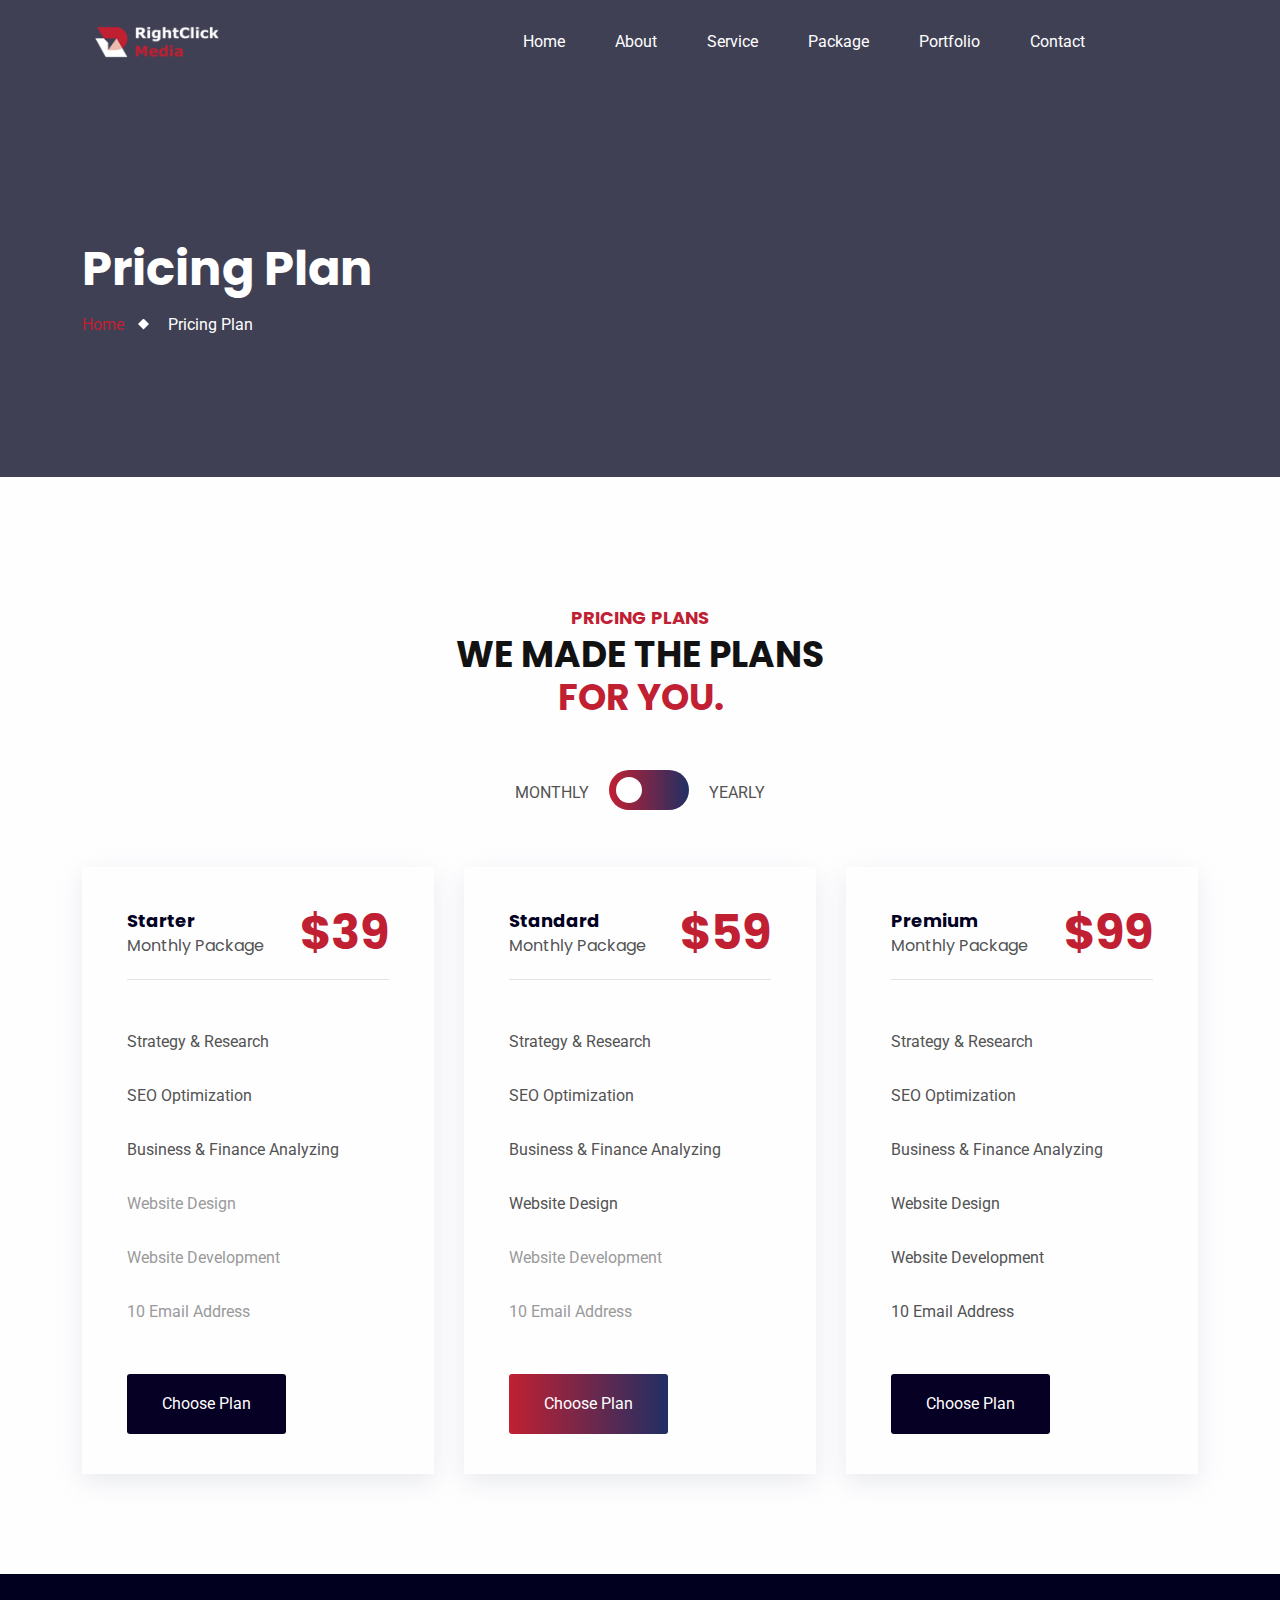
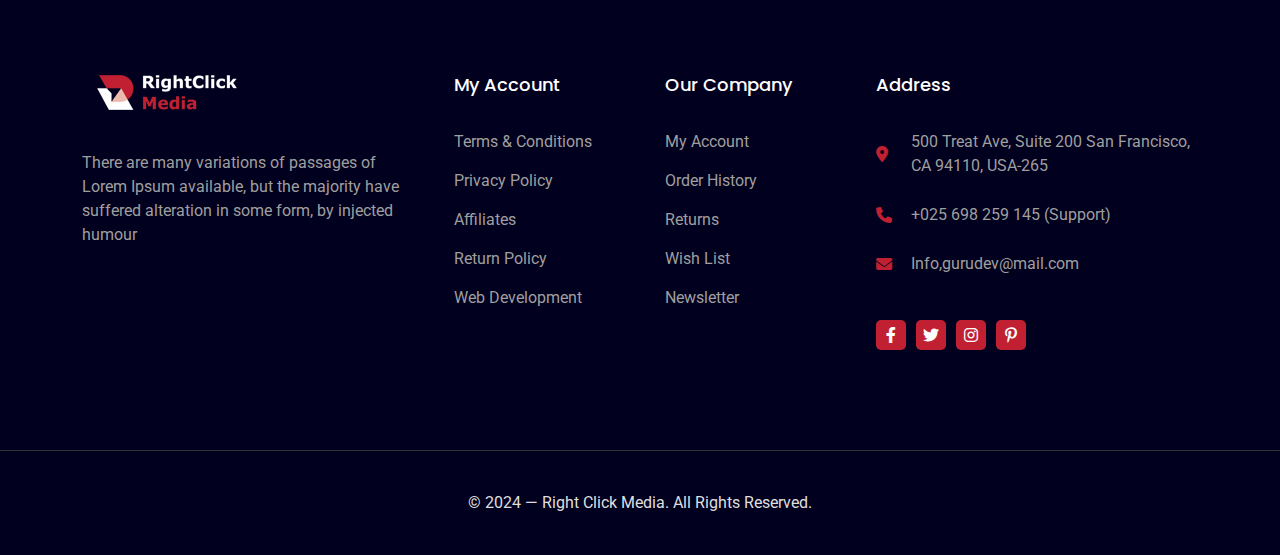
<file: price.html>
<!DOCTYPE html>
<html lang="en">
  <!-- Mirrored from codexup.com/html//price.html by HTTrack Website Copier/3.x [XR&CO'2014], Tue, 09 Jan 2024 07:16:40 GMT -->
  <head>
    <meta charset="UTF-8" />
    <meta http-equiv="X-UA-Compatible" content="IE=edge" />
    <meta name="viewport" content="width=device-width, initial-scale=1.0" />
    <meta name="description" content=" " />
    <title>Plan Pricing</title>

    <!-- Favicon -->
    <link
      rel="shortcut icon"
      href="assets/imgs/logo/favicon.png"
      type="image/x-icon"
    />

    <!-- Fonts -->
    <link rel="preconnect" href="https://fonts.googleapis.com/" />
    <link rel="preconnect" href="https://fonts.gstatic.com/" crossorigin />
    <link
      href="https://fonts.googleapis.com/css2?family=Poppins:wght@300;400;500;600;700&amp;family=Roboto:ital,wght@0,300;0,400;0,500;0,900;1,700&amp;display=swap"
      rel="stylesheet"
    />

    <!-- All CSS Files -->
    <link rel="stylesheet" href="assets/css/all.min.css" />
    <link rel="stylesheet" href="assets/css/animate.min.css" />
    <link rel="stylesheet" href="assets/css/bootstrap.min.css" />
    <link rel="stylesheet" href="assets/css/meanmenu.min.css" />
    <link rel="stylesheet" href="assets/css/progressbar.css" />
    <link rel="stylesheet" href="assets/css/swiper-bundle.min.css" />
    <link rel="stylesheet" href="assets/css/progressbar.css" />
    <link rel="stylesheet" href="assets/css/animate.min.css" />
    <link rel="stylesheet" href="assets/css/master.css" />
    <link rel="stylesheet" href="style.css" />
  </head>

  <body>
    <!-- Preloader -->
    <div id="preloader">
      <div id="loader"></div>
    </div>

    <!-- Scroll to top -->
    <button id="scroll_top" class="scroll-top">
      <i class="fa-solid fa-arrow-up"></i>
    </button>

 <!-- Header area start -->
   <header class="header__area" id="header__sticky">
    <div class="container">
      <div class="row">
        <div class="col-xxl-12">
          <div class="header__inner">
            <div class="header__logo">
              <a href="index.html">
                <img src="assets/imgs/logo/logo.png" alt="Logo" class="logo">
                <img src="assets/imgs/logo/logo-3.png" alt="Logo" class="sticky-logo">
              </a>
            </div>
            <div class="header__menu">
              <div class="main-menu">
               <ul>
                  <li><a href="index.html">Home</a></li>
                  <li><a href="about.html">About</a></li>
                  <li><a href="service.html">Service</a></li>
                  <li><a href="price.html">Package</a></li>
                  <li><a href="project.html">Portfolio</a></li>
                  <li><a href="contact.html">Contact</a></li>
                </ul>
              </div>
            </div>
            <div class="header__others">
              <button class="search-icon"><i class="fa-solid fa-magnifying-glass"></i></button>
              <button class="search-close"><i class="fa-solid fa-xmark"></i></button>
              <button class="menu-icon"><i class="fa-solid fa-bars"></i></button>
            </div>
          </div>
        </div>
      </div>
    </div>
  </header>
  <!-- Header area end -->

  <div class="header__search">
    <form action="#">
      <input type="text" name="s" placeholder="Search...">
    </form>
  </div>

  <!-- Offcanvas area start -->
  <div class="offcanvas__area">
    <div class="offcanvas__inner">
      <div class="offcanvas__top">
        <img src="assets/imgs/logo/logo.png" alt="Logo">
        <button id="offcanvas_close"><i class="fa-solid fa-xmark"></i></button>
      </div>
      <div class="offcanvas__menu">
        <div class="offcanvas-menu">
          <ul>
                  <li><a href="index.html">Home</a></li>
                  <li><a href="about.html">About</a></li>
                  <li><a href="service.html">Service</a></li>
                  <li><a href="price.html">Package</a></li>
                  <li><a href="project.html">Portfolio</a></li>
                  <li><a href="contact.html">Contact</a></li>
                </ul>
        </div>
      </div>
    </div>
  </div>
  <!-- Offcanvas area end -->

    <!-- Breadcrumb area start -->
    <section class="breadcrumb__area">
      <div class="container">
        <div class="row">
          <div class="col-xxl-12">
            <div class="breadcrumb__content">
              <h1
                class="breadcrumb__title wow animate__animated animate__fadeInUp"
                data-wow-delay="0.2s"
              >
                Pricing Plan
              </h1>
              <p
                class="wow animate__animated animate__fadeInUp"
                data-wow-delay="0.3s"
              >
                <a href="index.html">Home</a>
                <span>Pricing Plan</span>
              </p>
            </div>
          </div>
        </div>
      </div>
      <img src="assets/imgs/hero/overlay.png" alt="overlay" class="overlay" />
    </section>
    <!-- Breadcrumb area end -->

    <!-- Price area start -->
    <section class="package__area pt-130 pb-100">
      <div class="container">
        <div class="row">
          <div class="col-xxl-12">
            <div class="sec-title-wrap">
              <h2
                class="sec-sub-title wow animate__animated animate__fadeInUp"
                data-wow-delay="0.2s"
              >
                Pricing Plans
              </h2>
              <h3
                class="sec-title wow animate__animated animate__fadeInUp"
                data-wow-delay="0.4s"
              >
                We Made The Plans <br />
                <span>For You.</span>
              </h3>
            </div>
            <div
              class="package__duration wow animate__animated animate__fadeInUp"
              data-wow-delay="0.6s"
            >
              <div class="monthly">
                <p>MONTHLY</p>
              </div>
              <div class="pkg-btn">
                <input type="checkbox" name="package" class="price-type" />
              </div>
              <div class="yearly">
                <p>YEARLY</p>
              </div>
            </div>
            <div class="package__list">
              <div
                class="package__type starter wow animate__animated animate__fadeInUp"
                data-wow-delay="0.2s"
              >
                <div class="package__top">
                  <div class="package__title-wrap">
                    <h4 class="package__title">Starter</h4>
                    <h5 class="package__sub-title">Monthly Package</h5>
                  </div>
                  <div class="package__price">
                    $<span class="monthly_price">39</span
                    ><span class="yearly_price">59</span>
                  </div>
                </div>
                <div class="package__feature">
                  <ul>
                    <li>Strategy & Research</li>
                    <li>SEO Optimization</li>
                    <li>Business & Finance Analyzing</li>
                    <li class="disabled">Website Design</li>
                    <li class="disabled">Website Development</li>
                    <li class="disabled">10 Email Address</li>
                  </ul>
                  <a href="price-2.html" class="plan-2">Choose Plan</a>
                </div>
              </div>
              <div
                class="package__type standard wow animate__animated animate__fadeInUp"
                data-wow-delay="0.4s"
              >
                <div class="package__top">
                  <div class="package__title-wrap">
                    <h4 class="package__title">standard</h4>
                    <h5 class="package__sub-title">Monthly Package</h5>
                  </div>
                  <div class="package__price">
                    $<span class="monthly_price">59</span
                    ><span class="yearly_price">99</span>
                  </div>
                </div>
                <div class="package__feature">
                  <ul>
                    <li>Strategy & Research</li>
                    <li>SEO Optimization</li>
                    <li>Business & Finance Analyzing</li>
                    <li>Website Design</li>
                    <li class="disabled">Website Development</li>
                    <li class="disabled">10 Email Address</li>
                  </ul>
                  <a href="price-2.html" class="plan">Choose Plan</a>
                </div>
              </div>
              <div
                class="package__type premium wow animate__animated animate__fadeInUp"
                data-wow-delay="0.6s"
              >
                <div class="package__top">
                  <div class="package__title-wrap">
                    <h4 class="package__title">premium</h4>
                    <h5 class="package__sub-title">Monthly Package</h5>
                  </div>
                  <div class="package__price">
                    $<span class="monthly_price">99</span
                    ><span class="yearly_price">149</span>
                  </div>
                </div>
                <div class="package__feature">
                  <ul>
                    <li>Strategy & Research</li>
                    <li>SEO Optimization</li>
                    <li>Business & Finance Analyzing</li>
                    <li>Website Design</li>
                    <li>Website Development</li>
                    <li>10 Email Address</li>
                  </ul>
                  <a href="price-2.html" class="plan-2">Choose Plan</a>
                </div>
              </div>
            </div>
          </div>
        </div>
      </div>
    </section>
    <!-- Price area end -->

    <!-- Footer area start -->
  <footer class="footer__area">
    <div class="footer__top">
      <div class="container">
        <div class="row">
          <div class="col-xxl-12">
            <div class="footer__widgets">
              <div class="widget__one">
                <img src="assets/imgs/logo/logo.png" alt="Footer Logo" class="footer__logo">
                <p>There are many variations of passages of Lorem Ipsum available, but the majority have suffered
                  alteration in some form, by injected humour</p>
                  <!-- <ul class="social-media">
                    <li><a href="#"><i class="fa-brands fa-facebook-f"></i></a></li>
                    <li><a href="#"><i class="fa-brands fa-twitter"></i></a></li>
                    <li><a href="#"><i class="fa-brands fa-instagram"></i></a></li>
                    <li><a href="#"><i class="fa-brands fa-pinterest-p"></i></a></li>
                  </ul> -->
              </div>
              <div class="footer__widget-two">
                <h2 class="footer__widget-title">My Account</h2>
                <ul class="footer__menu">
                  <li><a href="#">Terms & Conditions</a></li>
                  <li><a href="#">Privacy Policy</a></li>
                  <li><a href="#">Affiliates</a></li>
                  <li><a href="#">Return Policy</a></li>
                  <li><a href="#">Web Development</a></li>
                </ul>
              </div>
              <div class="footer__widget-three">
                <h2 class="footer__widget-title">Our Company</h2>
                <ul class="footer__menu">
                  <li><a href="#">My Account</a></li>
                  <li><a href="#">Order History</a></li>
                  <li><a href="#">Returns</a></li>
                  <li><a href="#">Wish List</a></li>
                  <li><a href="#">Newsletter</a></li>
                </ul>
              </div>
              <div class="footer__widget-four">
                <h2 class="footer__widget-title">Address</h2>
                <!-- <p>There are many variations of passages of Lorem Ipsum available, but the majority have suffered
                  alteration in some form, by injected humour</p> -->
                 <ul class="footer__location">
          <li>
            <i class="fa-solid fa-location-dot"></i>
            <span>500 Treat Ave, Suite 200 San Francisco, <br>CA 94110, USA-265</span>
          </li>
          <li>
            <i class="fa-solid fa-phone"></i>
            <a href="tel:025698259145">+025 698 259 145 (Support)</a>
          </li>
          <li>
            <i class="fa-solid fa-envelope"></i>
            <a href="mailto:gurudev@mail.com">Info,gurudev@mail.com</a>
          </li> <br>
        </ul>

                <ul class="social-media">
                  <li><a href="#"><i class="fa-brands fa-facebook-f"></i></a></li>
                  <li><a href="#"><i class="fa-brands fa-twitter"></i></a></li>
                  <li><a href="#"><i class="fa-brands fa-instagram"></i></a></li>
                  <li><a href="#"><i class="fa-brands fa-pinterest-p"></i></a></li>
                </ul>
              </div>
              <!-- <div class="footer__widget-four">
                <h2 class="footer__widget-title">Newsletter</h2>
                <p>There are many variations of passages of Lorem Ipsum available, but the majority.</p>
                <div class="newsletter">
                  <form action="#">
                    <input type="text" placeholder="Enter your email">
                    <button type="submit" class="submit">SUBSCRIBE</button>
                  </form>
                </div>
              </div> -->
            </div>
          </div>
        </div>
      </div>
    </div>

    <div class="footer__btm">
      <p>© 2024 — Right Click Media. All Rights Reserved.</p>
    </div>
  </footer>
  <!-- Footer area end -->

    <!-- All JS Files -->
    <script src="assets/js/jquery-3.6.1.min.js"></script>
    <script src="assets/js/bootstrap.bundle.min.js"></script>
    <script src="assets/js/counter.js"></script>
    <script src="assets/js/jquery.counterup.min.js"></script>
    <script src="assets/js/jquery.meanmenu.min.js"></script>
    <script src="assets/js/progressbar.js"></script>
    <script src="assets/js/swiper-bundle.min.js"></script>
    <script src="assets/js/progressbar.js"></script>
    <script src="assets/js/wow.min.js"></script>
    <script src="assets/js/main.js"></script>
  </body>

  <!-- Mirrored from codexup.com/html//price.html by HTTrack Website Copier/3.x [XR&CO'2014], Tue, 09 Jan 2024 07:16:40 GMT -->
</html>
</file>
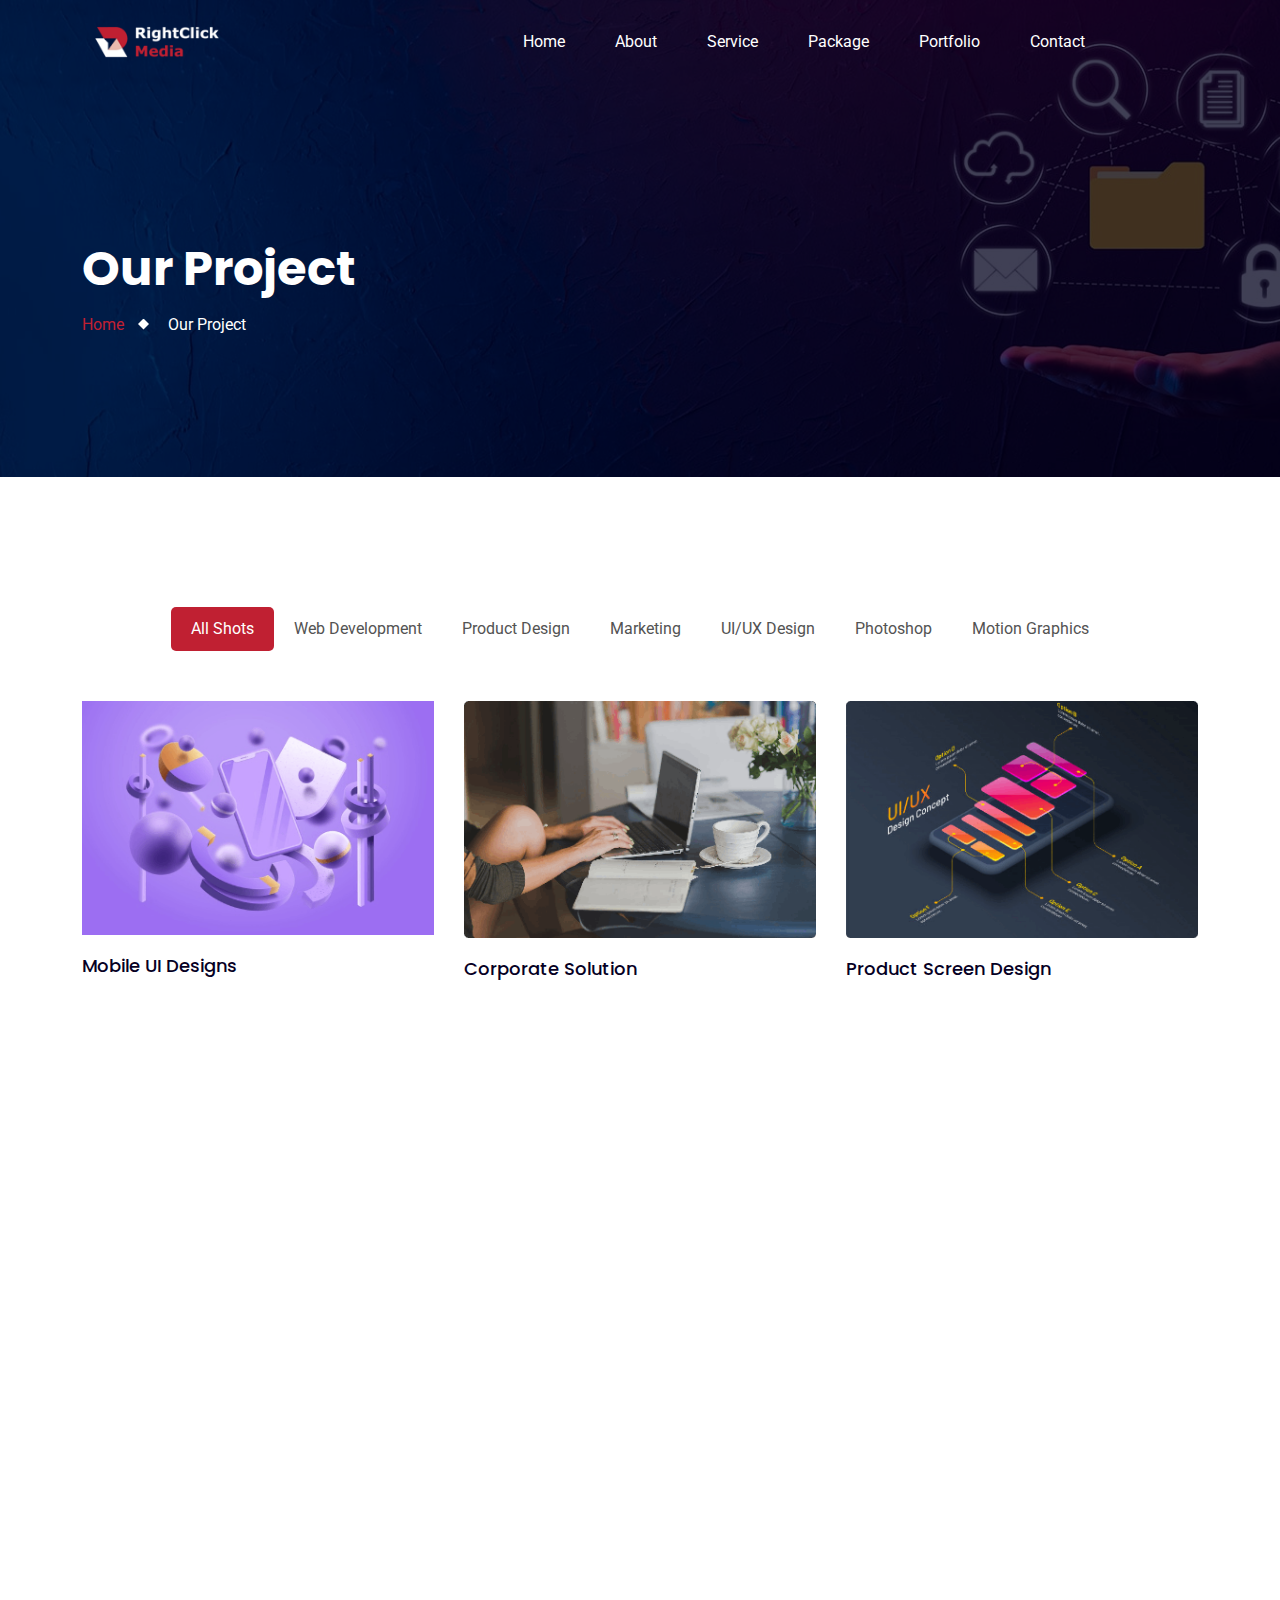
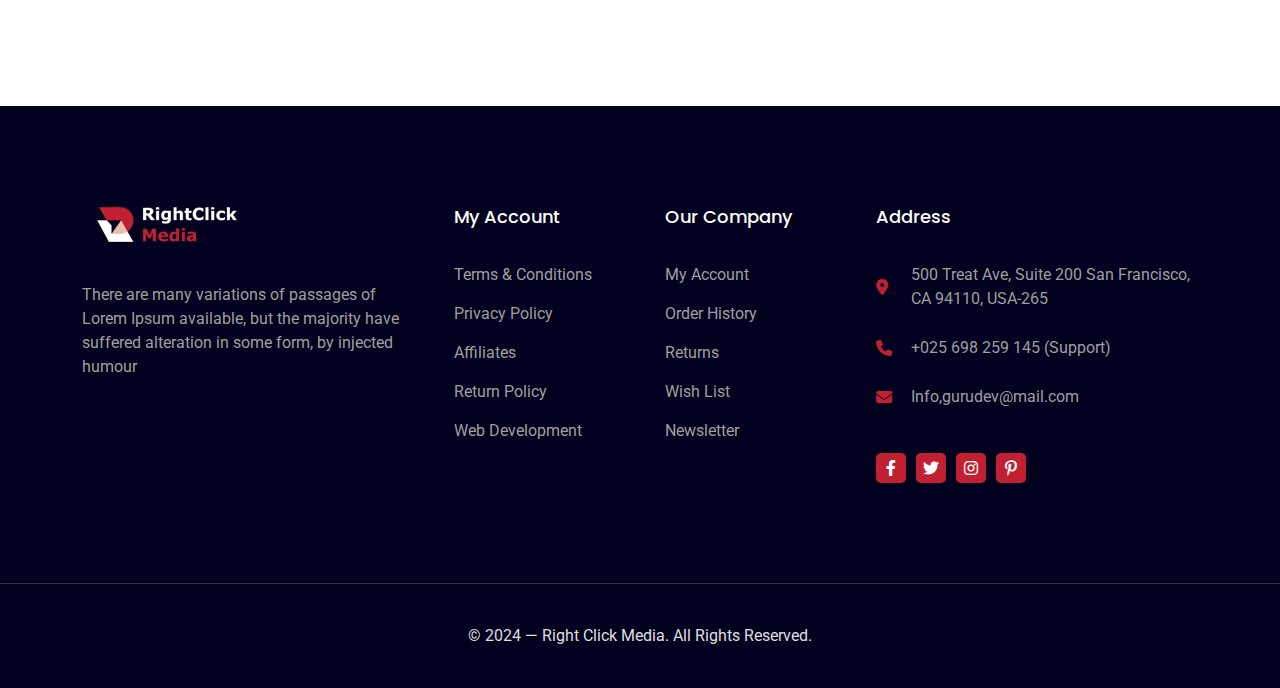
<file: project.html>
<!DOCTYPE html>
<html lang="en">
  <!-- Mirrored from codexup.com/html//project.html by HTTrack Website Copier/3.x [XR&CO'2014], Tue, 09 Jan 2024 07:16:41 GMT -->
  <head>
    <meta charset="UTF-8" />
    <meta http-equiv="X-UA-Compatible" content="IE=edge" />
    <meta name="viewport" content="width=device-width, initial-scale=1.0" />
    <meta name="description" content=" " />
    <title>Projects</title>

    <!-- Favicon -->
    <link
      rel="shortcut icon"
      href="assets/imgs/logo/favicon.png"
      type="image/x-icon"
    />

    <!-- Fonts -->
    <link rel="preconnect" href="https://fonts.googleapis.com/" />
    <link rel="preconnect" href="https://fonts.gstatic.com/" crossorigin />
    <link
      href="https://fonts.googleapis.com/css2?family=Poppins:wght@300;400;500;600;700&amp;family=Roboto:ital,wght@0,300;0,400;0,500;0,900;1,700&amp;display=swap"
      rel="stylesheet"
    />

    <!-- All CSS Files -->
    <link rel="stylesheet" href="assets/css/all.min.css" />
    <link rel="stylesheet" href="assets/css/animate.min.css" />
    <link rel="stylesheet" href="assets/css/bootstrap.min.css" />
    <link rel="stylesheet" href="assets/css/meanmenu.min.css" />
    <link rel="stylesheet" href="assets/css/progressbar.css" />
    <link rel="stylesheet" href="assets/css/swiper-bundle.min.css" />
    <link rel="stylesheet" href="assets/css/progressbar.css" />
    <link rel="stylesheet" href="assets/css/animate.min.css" />
    <link rel="stylesheet" href="assets/css/master.css" />
    <link rel="stylesheet" href="style.css" />
  </head>

  <body>
    <!-- Preloader -->
    <div id="preloader">
      <div id="loader"></div>
    </div>

    <!-- Scroll to top -->
    <button id="scroll_top" class="scroll-top">
      <i class="fa-solid fa-arrow-up"></i>
    </button>

 <!-- Header area start -->
   <header class="header__area" id="header__sticky">
    <div class="container">
      <div class="row">
        <div class="col-xxl-12">
          <div class="header__inner">
            <div class="header__logo">
              <a href="index.html">
                <img src="assets/imgs/logo/logo.png" alt="Logo" class="logo">
                <img src="assets/imgs/logo/logo-3.png" alt="Logo" class="sticky-logo">
              </a>
            </div>
            <div class="header__menu">
              <div class="main-menu">
               <ul>
                  <li><a href="index.html">Home</a></li>
                  <li><a href="about.html">About</a></li>
                  <li><a href="service.html">Service</a></li>
                  <li><a href="price.html">Package</a></li>
                  <li><a href="project.html">Portfolio</a></li>
                  <li><a href="contact.html">Contact</a></li>
                </ul>
              </div>
            </div>
            <div class="header__others">
              <button class="search-icon"><i class="fa-solid fa-magnifying-glass"></i></button>
              <button class="search-close"><i class="fa-solid fa-xmark"></i></button>
              <button class="menu-icon"><i class="fa-solid fa-bars"></i></button>
            </div>
          </div>
        </div>
      </div>
    </div>
  </header>
  <!-- Header area end -->

  <div class="header__search">
    <form action="#">
      <input type="text" name="s" placeholder="Search...">
    </form>
  </div>

  <!-- Offcanvas area start -->
  <div class="offcanvas__area">
    <div class="offcanvas__inner">
      <div class="offcanvas__top">
        <img src="assets/imgs/logo/logo.png" alt="Logo">
        <button id="offcanvas_close"><i class="fa-solid fa-xmark"></i></button>
      </div>
      <div class="offcanvas__menu">
        <div class="offcanvas-menu">
          <ul>
                  <li><a href="index.html">Home</a></li>
                  <li><a href="about.html">About</a></li>
                  <li><a href="service.html">Service</a></li>
                  <li><a href="price.html">Package</a></li>
                  <li><a href="project.html">Portfolio</a></li>
                  <li><a href="contact.html">Contact</a></li>
                </ul>
        </div>
      </div>
    </div>
  </div>
  <!-- Offcanvas area end -->

    <!-- Breadcrumb area start -->
    <section class="breadcrumb__area portfolio">
      <div class="container">
        <div class="row">
          <div class="col-xxl-12">
            <div class="breadcrumb__content">
              <h1
                class="breadcrumb__title wow animate__animated animate__fadeInUp"
                data-wow-delay="0.15s"
              >
                Our Project
              </h1>
              <p
                class="wow animate__animated animate__fadeInUp"
                data-wow-delay="0.3s"
              >
                <a href="index.html">Home</a>
                <span>Our Project</span>
              </p>
            </div>
          </div>
        </div>
      </div>
      <img src="assets/imgs/hero/overlay.png" alt="overlay" class="overlay" />
    </section>
    <!-- Breadcrumb area end -->

    <!-- Portfolio area start -->
    <section class="portfolio__area-2 pt-130 pb-100 ">
      <div class="container">
        <div class="row">
          <div class="col-xxl-12">
            <div
              class="portfolio__btns-2 wow animate__animated animate__fadeInUp"
              data-wow-delay="0.15s"
            >
              <button type="button" data-filter="all">All Shots</button>
              <button type="button" data-filter=".web-dev">
                Web Development
              </button>
              <button type="button" data-filter=".product-design">
                Product Design
              </button>
              <button type="button" data-filter=".marketing">Marketing</button>
              <button type="button" data-filter=".ui-ux">UI/UX Design</button>
              <button type="button" data-filter=".photoshop">Photoshop</button>
              <button type="button" data-filter=".motion">
                Motion Graphics
              </button>
            </div>


            <div class="portfolio__items-2 mixit-active">
              <div
                class="portfolio__item-2 mix web-dev motion wow animate__animated animate__fadeInUp"
                data-wow-delay="0.15s"
              >
                <div class="portfolio__thumb-2">
                  <img
                    src="assets/imgs/portfolio/5.png"
                    alt="Portfolio Thumb"
                  />
                  <div class="portfolio__info-2">
                    <h2 class="portfolio__cat-2">motion Graphics</h2>
                    <a href="project-2.html" class="link-wrap">
                      
                    </a>
                  </div>
                </div>
                <a href="project-2.html">
                  <h3 class="portfolio__title-2">Mobile UI Designs</h3>
                </a>
              </div>
              <div
                class="portfolio__item-2 mix product-design ui-ux wow animate__animated animate__fadeInUp"
                data-wow-delay="0.3s"
              >
                <div class="portfolio__thumb-2">
                  <img
                    src="assets/imgs/portfolio/6.png"
                    alt="Portfolio Thumb"
                  />
                  <div class="portfolio__info-2">
                    <h2 class="portfolio__cat-2">product design</h2>
                    <a href="project-2.html" class="link-wrap">
                      
                    </a>
                  </div>
                </div>
                <a href="project-2.html">
                  <h3 class="portfolio__title-2">Corporate Solution</h3>
                </a>
              </div>
              <div
                class="portfolio__item-2 mix marketing photoshop wow animate__animated animate__fadeInUp"
                data-wow-delay="0.45s"
              >
                <div class="portfolio__thumb-2">
                  <img
                    src="assets/imgs/portfolio/7.png"
                    alt="Portfolio Thumb"
                  />
                  <div class="portfolio__info-2">
                    <h2 class="portfolio__cat-2">marketing</h2>
                    <a href="project-2.html" class="link-wrap">
                      
                    </a>
                  </div>
                </div>
                <a href="project-2.html">
                  <h3 class="portfolio__title-2">Product Screen Design</h3>
                </a>
              </div>
              <div
                class="portfolio__item-2 mix web-dev marketing wow animate__animated animate__fadeInUp"
                data-wow-delay="0.6s"
              >
                <div class="portfolio__thumb-2">
                  <img
                    src="assets/imgs/portfolio/8.png"
                    alt="Portfolio Thumb"
                  />
                  <div class="portfolio__info-2">
                    <h2 class="portfolio__cat-2">web Development</h2>
                    <a href="project-2.html" class="link-wrap">
                    </a>
                  </div>
                </div>
                <a href="project-2.html">
                  <h3 class="portfolio__title-2">3D Shapes Designs</h3>
                </a>
              </div>
              <div
                class="portfolio__item-2 mix photoshop ui-ux wow animate__animated animate__fadeInUp"
                data-wow-delay="0.75s"
              >
                <div class="portfolio__thumb-2">
                  <img
                    src="assets/imgs/portfolio/9.png"
                    alt="Portfolio Thumb"
                  />
                  <div class="portfolio__info-2">
                    <h2 class="portfolio__cat-2">photoshop</h2>
                    <a href="project-2.html" class="link-wrap">
                      
                    </a>
                  </div>
                </div>
                <a href="project-2.html">
                  <h3 class="portfolio__title-2">Abstract Modelling</h3>
                </a>
              </div>
              <div
                class="portfolio__item-2 mix motion product-design wow animate__animated animate__fadeInUp"
                data-wow-delay="0.9s"
              >
                <div class="portfolio__thumb-2">
                  <img
                    src="assets/imgs/portfolio/10.png"
                    alt="Portfolio Thumb"
                  />
                  <div class="portfolio__info-2">
                    <h2 class="portfolio__cat-2">Social Media Marketing</h2>
                    <a href="project-2.html" class="link-wrap">
                      
                    </a>
                  </div>
                </div>
                <a href="project-2.html">
                  <h3 class="portfolio__title-2">Corporate Solution</h3>
                </a>
              </div>
              <div
                class="portfolio__item-2 mix ui-ux wow animate__animated animate__fadeInUp"
                data-wow-delay="0.15s"
              >
                <div class="portfolio__thumb-2">
                  <img
                    src="assets/imgs/portfolio/11.png"
                    alt="Portfolio Thumb"
                  />
                  <div class="portfolio__info-2">
                    <h2 class="portfolio__cat-2">UI/UX design</h2>
                    <a href="project-2.html" class="link-wrap">
                      
                    </a>
                  </div>
                </div>
                <a href="project-2.html">
                  <h3 class="portfolio__title-2">Social Markrting</h3>
                </a>
              </div>
              <div
                class="portfolio__item-2 mix photoshop wow animate__animated animate__fadeInUp"
                data-wow-delay="0.3s"
              >
                <div class="portfolio__thumb-2">
                  <img
                    src="assets/imgs/portfolio/12.png"
                    alt="Portfolio Thumb"
                  />
                  <div class="portfolio__info-2">
                    <h2 class="portfolio__cat-2">marketing</h2>
                    <a href="project-2.html" class="link-wrap">
                      
                    </a>
                  </div>
                </div>
                <a href="project-2.html">
                  <h3 class="portfolio__title-2">WordPress Website</h3>
                </a>
              </div>
              <div
                class="portfolio__item-2 mix motion wow animate__animated animate__fadeInUp"
                data-wow-delay="0.45s"
              >
                <div class="portfolio__thumb-2">
                  <img
                    src="assets/imgs/portfolio/13.png"
                    alt="Portfolio Thumb"
                  />
                  <div class="portfolio__info-2">
                    <h2 class="portfolio__cat-2">motion Graphics</h2>
                    <a href="project-2.html" class="link-wrap">
                      
                    </a>
                  </div>
                </div>
                <a href="project-2.html">
                  <h3 class="portfolio__title-2">Social Media 3D Icons</h3>
                </a>
              </div>
            </div>
          </div>
        </div>
      </div>
    </section>
    <!-- Portfolio area end -->

    <!-- Footer area start -->
  <footer class="footer__area">
    <div class="footer__top">
      <div class="container">
        <div class="row">
          <div class="col-xxl-12">
            <div class="footer__widgets">
              <div class="widget__one">
                <img src="assets/imgs/logo/logo.png" alt="Footer Logo" class="footer__logo">
                <p>There are many variations of passages of Lorem Ipsum available, but the majority have suffered
                  alteration in some form, by injected humour</p>

                  <!-- <ul class="social-media">
                    <li><a href="#"><i class="fa-brands fa-facebook-f"></i></a></li>
                    <li><a href="#"><i class="fa-brands fa-twitter"></i></a></li>
                    <li><a href="#"><i class="fa-brands fa-instagram"></i></a></li>
                    <li><a href="#"><i class="fa-brands fa-pinterest-p"></i></a></li>
                  </ul> -->
              </div>
              <div class="footer__widget-two">
                <h2 class="footer__widget-title">My Account</h2>
                <ul class="footer__menu">
                  <li><a href="#">Terms & Conditions</a></li>
                  <li><a href="#">Privacy Policy</a></li>
                  <li><a href="#">Affiliates</a></li>
                  <li><a href="#">Return Policy</a></li>
                  <li><a href="#">Web Development</a></li>
                </ul>
              </div>
              <div class="footer__widget-three">
                <h2 class="footer__widget-title">Our Company</h2>
                <ul class="footer__menu">
                  <li><a href="#">My Account</a></li>
                  <li><a href="#">Order History</a></li>
                  <li><a href="#">Returns</a></li>
                  <li><a href="#">Wish List</a></li>
                  <li><a href="#">Newsletter</a></li>
                </ul>
              </div>
              <div class="footer__widget-four">
                <h2 class="footer__widget-title">Address</h2>
                <!-- <p>There are many variations of passages of Lorem Ipsum available, but the majority have suffered
                  alteration in some form, by injected humour</p> -->
                 <ul class="footer__location">
          <li>
            <i class="fa-solid fa-location-dot"></i>
            <span>500 Treat Ave, Suite 200 San Francisco, <br>CA 94110, USA-265</span>
          </li>
          <li>
            <i class="fa-solid fa-phone"></i>
            <a href="tel:025698259145">+025 698 259 145 (Support)</a>
          </li>
          <li>
            <i class="fa-solid fa-envelope"></i>
            <a href="mailto:gurudev@mail.com">Info,gurudev@mail.com</a>
          </li> <br>
        </ul>

                <ul class="social-media">
                  <li><a href="#"><i class="fa-brands fa-facebook-f"></i></a></li>
                  <li><a href="#"><i class="fa-brands fa-twitter"></i></a></li>
                  <li><a href="#"><i class="fa-brands fa-instagram"></i></a></li>
                  <li><a href="#"><i class="fa-brands fa-pinterest-p"></i></a></li>
                </ul>
              </div>
              <!-- <div class="footer__widget-four">
                <h2 class="footer__widget-title">Newsletter</h2>
                <p>There are many variations of passages of Lorem Ipsum available, but the majority.</p>
                <div class="newsletter">
                  <form action="#">
                    <input type="text" placeholder="Enter your email">
                    <button type="submit" class="submit">SUBSCRIBE</button>
                  </form>
                </div>
              </div> -->
            </div>
          </div>
        </div>
      </div>
    </div>

    <div class="footer__btm">
      <p>© 2024 — Right Click Media. All Rights Reserved.</p>
    </div>
  </footer>
  <!-- Footer area end -->

    <!-- All JS Files -->
    <script src="assets/js/jquery-3.6.1.min.js"></script>
    <script src="assets/js/bootstrap.bundle.min.js"></script>
    <script src="assets/js/counter.js"></script>
    <script src="assets/js/jquery.counterup.min.js"></script>
    <script src="assets/js/jquery.meanmenu.min.js"></script>
    <script src="assets/js/progressbar.js"></script>
    <script src="assets/js/swiper-bundle.min.js"></script>
    <script src="assets/js/progressbar.js"></script>
    <script src="assets/js/mixitup.min.js"></script>
    <script src="assets/js/wow.min.js"></script>
    <script src="assets/js/main.js"></script>
  </body>

  <!-- Mirrored from codexup.com/html//project.html by HTTrack Website Copier/3.x [XR&CO'2014], Tue, 09 Jan 2024 07:16:44 GMT -->
</html>
</file>
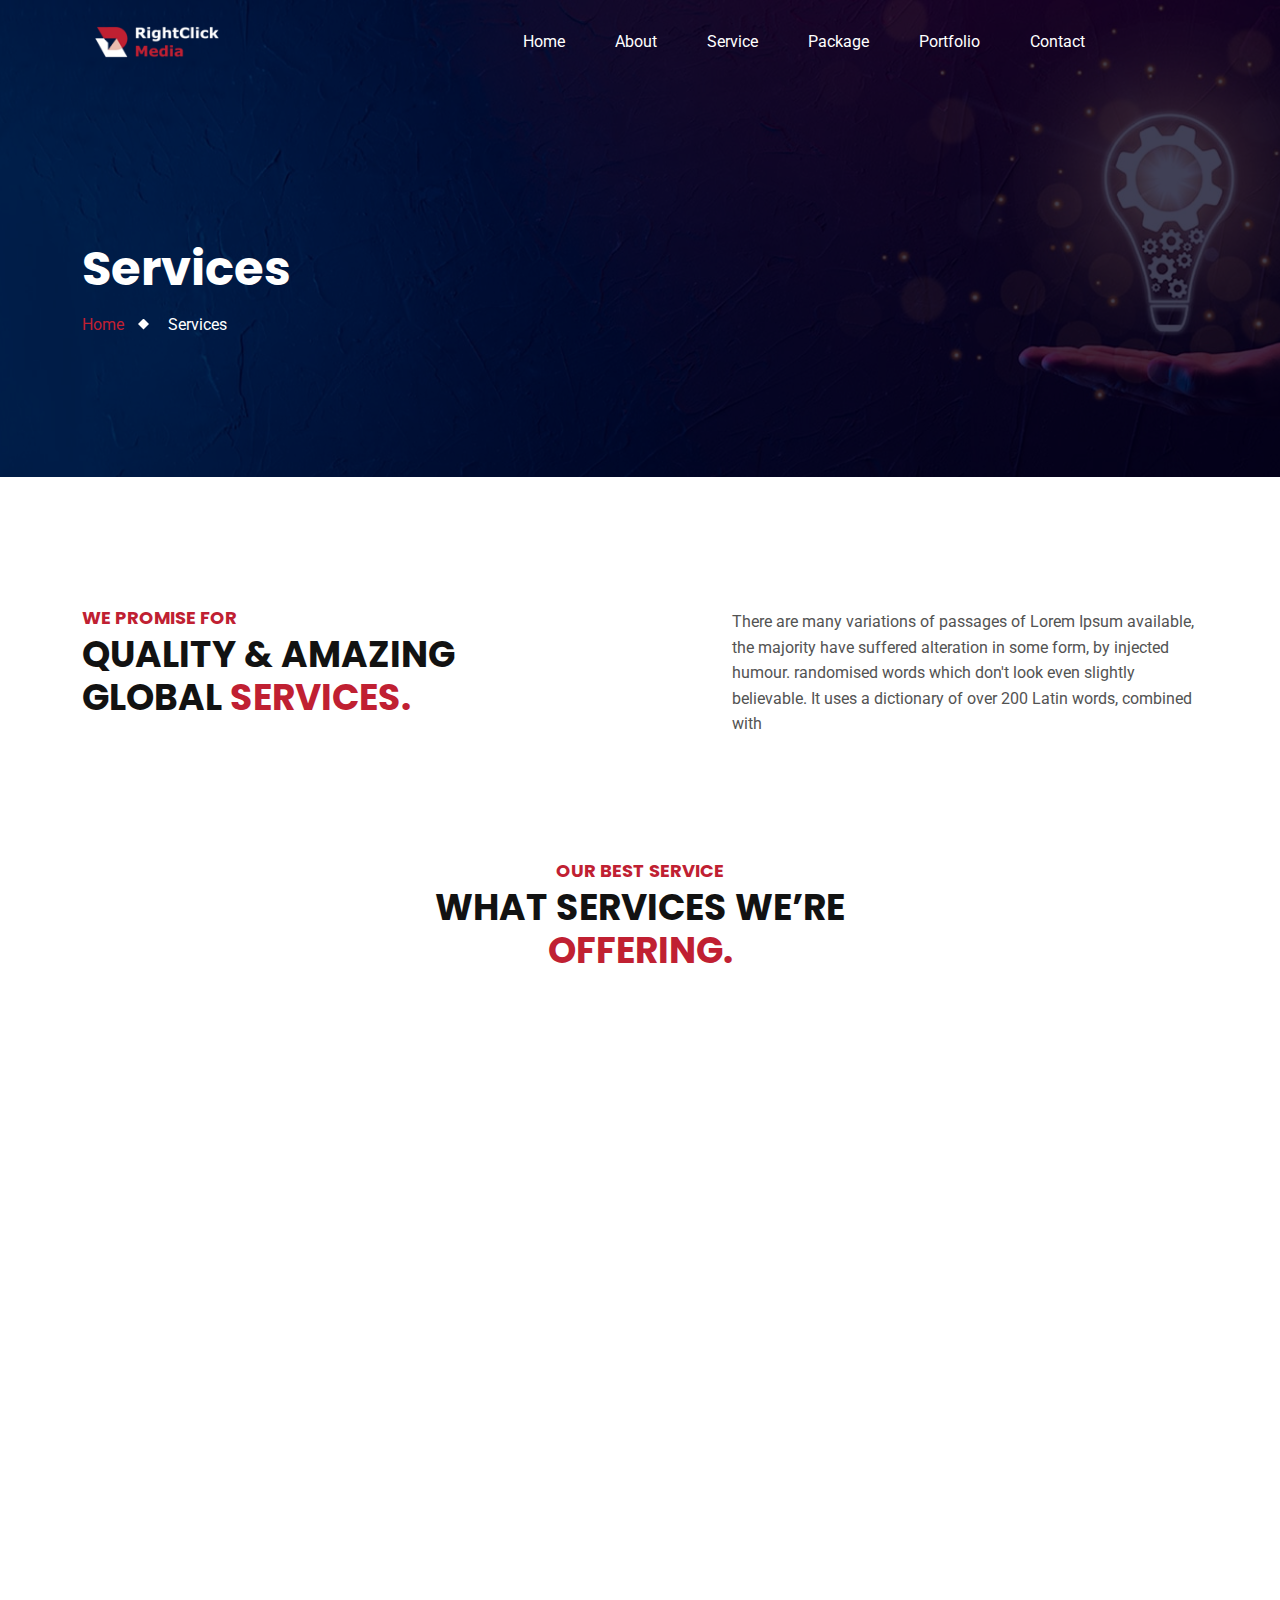
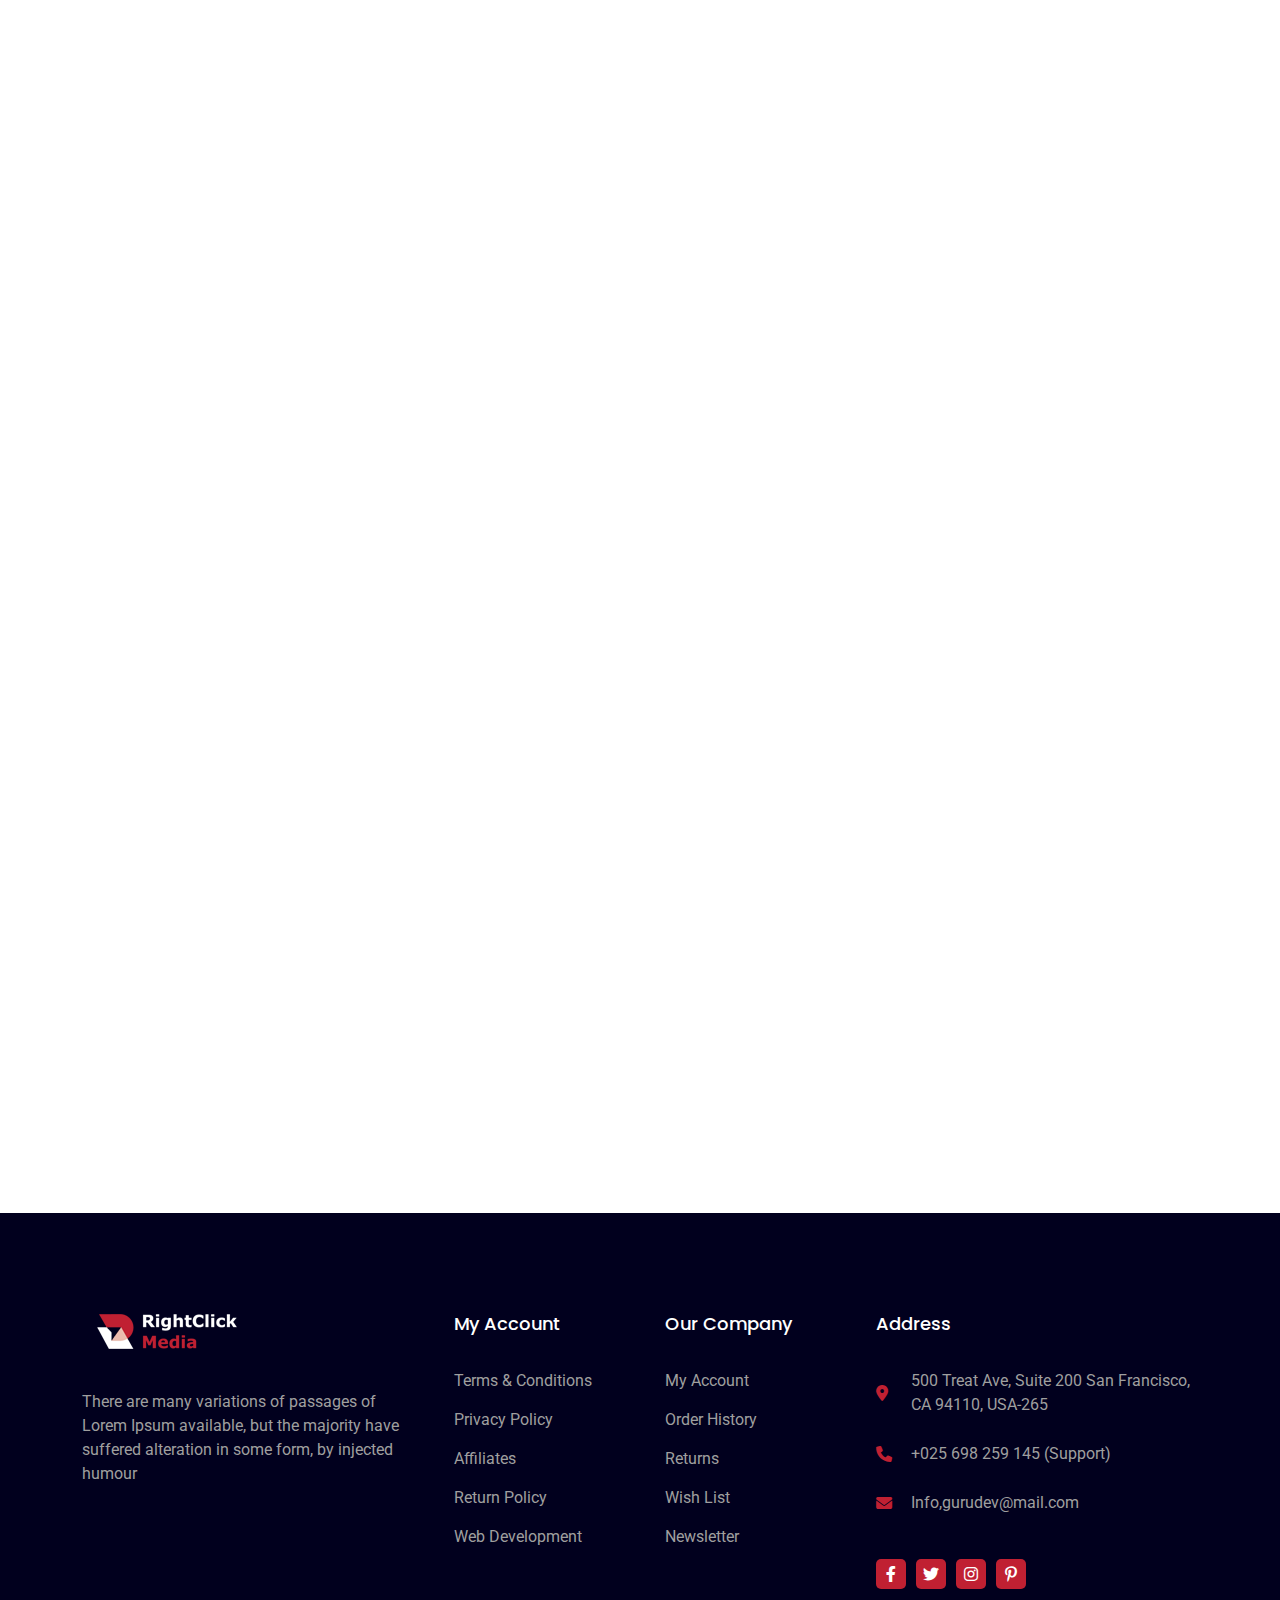
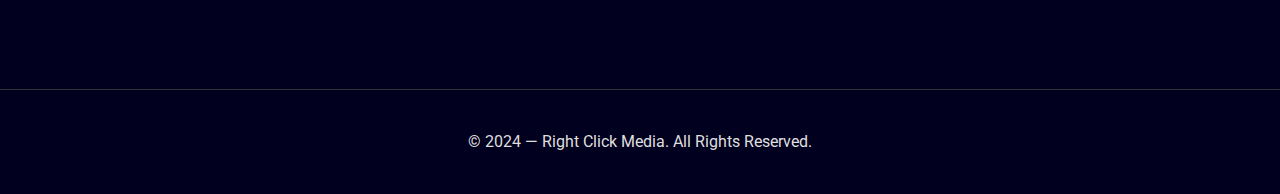
<file: service.html>
<!DOCTYPE html>
<html lang="en">
  <!-- Mirrored from codexup.com/html//service.html by HTTrack Website Copier/3.x [XR&CO'2014], Tue, 09 Jan 2024 07:16:40 GMT -->
  <head>
    <meta charset="UTF-8" />
    <meta http-equiv="X-UA-Compatible" content="IE=edge" />
    <meta name="viewport" content="width=device-width, initial-scale=1.0" />
    <meta name="description" content=" " />
    <title>Services</title>

    <!-- Favicon -->
    <link
      rel="shortcut icon"
      href="assets/imgs/logo/favicon.png"
      type="image/x-icon"
    />

    <!-- Fonts -->
    <link rel="preconnect" href="https://fonts.googleapis.com/" />
    <link rel="preconnect" href="https://fonts.gstatic.com/" crossorigin />
    <link
      href="https://fonts.googleapis.com/css2?family=Poppins:wght@300;400;500;600;700&amp;family=Roboto:ital,wght@0,300;0,400;0,500;0,900;1,700&amp;display=swap"
      rel="stylesheet"
    />

    <!-- All CSS Files -->
    <link rel="stylesheet" href="assets/css/all.min.css" />
    <link rel="stylesheet" href="assets/css/animate.min.css" />
    <link rel="stylesheet" href="assets/css/bootstrap.min.css" />
    <link rel="stylesheet" href="assets/css/meanmenu.min.css" />
    <link rel="stylesheet" href="assets/css/progressbar.css" />
    <link rel="stylesheet" href="assets/css/swiper-bundle.min.css" />
    <link rel="stylesheet" href="assets/css/animate.min.css" />
    <link rel="stylesheet" href="assets/css/master.css" />
    <link rel="stylesheet" href="style.css" />
  </head>

  <body>
    <!-- Preloader -->
    <div id="preloader">
      <div id="loader"></div>
    </div>

    <!-- Scroll to top -->
    <button id="scroll_top" class="scroll-top">
      <i class="fa-solid fa-arrow-up"></i>
    </button>
 <!-- Header area start -->
   <header class="header__area" id="header__sticky">
    <div class="container">
      <div class="row">
        <div class="col-xxl-12">
          <div class="header__inner">
            <div class="header__logo">
              <a href="index.html">
                <img src="assets/imgs/logo/logo.png" alt="Logo" class="logo">
                <img src="assets/imgs/logo/logo-3.png" alt="Logo" class="sticky-logo">
              </a>
            </div>
            <div class="header__menu">
              <div class="main-menu">
               <ul>
                  <li><a href="index.html">Home</a></li>
                  <li><a href="about.html">About</a></li>
                  <li><a href="service.html">Service</a></li>
                  <li><a href="price.html">Package</a></li>
                  <li><a href="project.html">Portfolio</a></li>
                  <li><a href="contact.html">Contact</a></li>
                </ul>
              </div>
            </div>
            <div class="header__others">
              <button class="search-icon"><i class="fa-solid fa-magnifying-glass"></i></button>
              <button class="search-close"><i class="fa-solid fa-xmark"></i></button>
              <button class="menu-icon"><i class="fa-solid fa-bars"></i></button>
            </div>
          </div>
        </div>
      </div>
    </div>
  </header>
  <!-- Header area end -->

  <div class="header__search">
    <form action="#">
      <input type="text" name="s" placeholder="Search...">
    </form>
  </div>

  <!-- Offcanvas area start -->
  <div class="offcanvas__area">
    <div class="offcanvas__inner">
      <div class="offcanvas__top">
        <img src="assets/imgs/logo/logo.png" alt="Logo">
        <button id="offcanvas_close"><i class="fa-solid fa-xmark"></i></button>
      </div>
      <div class="offcanvas__menu">
        <div class="offcanvas-menu">
          <ul>
                  <li><a href="index.html">Home</a></li>
                  <li><a href="about.html">About</a></li>
                  <li><a href="service.html">Service</a></li>
                  <li><a href="price.html">Package</a></li>
                  <li><a href="project.html">Portfolio</a></li>
                  <li><a href="contact.html">Contact</a></li>
                </ul>
        </div>
      </div>
    </div>
  </div>
  <!-- Offcanvas area end -->

    <!-- Breadcrumb area start -->
    <section class="breadcrumb__area service">
      <div class="container">
        <div class="row">
          <div class="col-xxl-12">
            <div class="breadcrumb__content">
              <h1
                class="breadcrumb__title wow animate__animated animate__fadeInUp"
                data-wow-delay="0.2s"
              >
                Services
              </h1>
              <p
                class="wow animate__animated animate__fadeInUp"
                data-wow-delay="0.4s"
              >
                <a href="index.html">Home</a>
                <span>Services</span>
              </p>
            </div>
          </div>
        </div>
      </div>
      <img src="assets/imgs/hero/overlay.png" alt="overlay" class="overlay" />
    </section>
    <!-- Breadcrumb area end -->

    <!-- Video area start -->
    <section class="video__area pt-130 pb-100">
      <div class="container">
        <div class="video__top">
          <div class="row">
            <div class="col-xxl-6 col-xl-6 col-lg-6 col-md-6">
              <div class="video__left">
                <h2
                  class="sec-sub-title wow animate__animated animate__fadeInUp"
                  data-wow-delay="0.2s"
                >
                  We Promise For
                </h2>
                <h3
                  class="sec-title wow animate__animated animate__fadeInUp"
                  data-wow-delay="0.4s"
                >
                  Quality & Amazing <br />
                  Global <span>Services.</span>
                </h3>
              </div>
            </div>
            <div class="col-xxl-6 col-xl-6 col-lg-6 col-md-6">
              <div
                class="video__right wow animate__animated animate__fadeInUp"
                data-wow-delay="0.5s"
              >
                <p>
                  There are many variations of passages of Lorem Ipsum
                  available, the majority have suffered alteration in some form,
                  by injected humour. randomised words which don't look even
                  slightly believable. It uses a dictionary of over 200 Latin
                  words, combined with
                </p>
              </div>
            </div>
          </div>
        </div>
        
      </div>
    </section>
    <!-- Video area end -->
 <!-- Service area start -->
    <section class="service__area-2 ">
      <div class="container">
        <div class="row">
          <div class="col-xxl-12">
            <div class="sec-title-wrap">
              <h2
                class="sec-sub-title wow animate__animated animate__fadeInUp"
                data-wow-delay="0.2s"
              >
                Our Best Service
              </h2>
              <h3
                class="sec-title wow animate__animated animate__fadeInUp"
                data-wow-delay="0.4s"
              >
                WHAT Services WE’RE <br />
                <span>OFFERING.</span>
              </h3>
            </div>
          </div>
        </div>
       <div class="row">
          <div class="col-xxl-6 col-xl-6 col-lg-6 col-md-6 position-relative">
            <a href="service-2.html">
              <div
                class="service__item-2 wow animate__animated animate__fadeInUp"
                data-wow-delay="0.15s"
              >
                <div class="service__top-2">
                  <div class="icon">
                    
                      <i class="fa-solid fa-desktop"></i>
                  </div>
                  <h3 class="service__title">
                    Web <br />
                    Designs
                  </h3>
                </div>
                <div class="service__btm-2">
                  <p>
                    Contented continued any happiness the instantly objections
                    yet her allowance of Use correct day new brought tedious.
                  </p>
                </div>
                 <div
                class="position-absolute" style="top: -11px; right:24px;"
                data-wow-delay="0.4s"
              >
                <span class="number" >01</span>
              </div>
              </div>
             
            </a>
          </div>

          <div class="col-xxl-6 col-xl-6 col-lg-6 col-md-6 position-relative">
            <a href="service-2.html">
              <div
                class="service__item-2 wow animate__animated animate__fadeInUp"
                data-wow-delay="0.3s"
              >
                <div class="service__top-2">
                  <div class="icon">
                   <i class="fa-solid fa-code"></i>    
                  </div>
                  <h3 class="service__title">
                    Web <br />
                    Development
                  </h3>
                </div>
                <div class="service__btm-2">
                  <p>
                    Contented continued any happiness the instantly objections
                    yet her allowance of Use correct day new brought tedious.
                  </p>
                </div>
                 <div
                class="position-absolute" style="top: -11px; right:24px;"
                data-wow-delay="0.4s"
              >
                <span class="number" >02</span>
              </div>
              </div>
            </a>
          </div>

          <div class="col-xxl-6 col-xl-6 col-lg-6 col-md-6 position-relative">
            <a href="service-2.html">
              <div
                class="service__item-2 wow animate__animated animate__fadeInUp"
                data-wow-delay="0.45s"
              >
                <div class="service__top-2">
                  <div class="icon">
                   <i class="fa-solid fa-mobile-screen-button"></i>
                  </div>
                  <h3 class="service__title">
                    App <br />
                    Development
                  </h3>
                </div>
                <div class="service__btm-2">
                  <p>
                    Contented continued any happiness the instantly objections
                    yet her allowance of Use correct day new brought tedious.
                  </p>
                </div>
                 <div
                class="position-absolute" style="top: -11px; right:24px;"
                data-wow-delay="0.4s"
              >
                <span class="number" >03</span>
              </div>
              </div>
            </a>
          </div>

          <div class="col-xxl-6 col-xl-6 col-lg-6 col-md-6 position-relative">
            <a href="service-2.html">
              <div
                class="service__item-2 wow animate__animated animate__fadeInUp"
                data-wow-delay="0.3s"
              >
                <div class="service__top-2">
                  <div class="icon">
                   <i class="fa-solid fa-envelope"></i>
                  </div>
                  <h3 class="service__title">
                    Email <br />
                    Marketing
                  </h3>
                </div>
                <div class="service__btm-2">
                  <p>
                    Contented continued any happiness the instantly objections
                    yet her allowance of Use correct day new brought tedious.
                  </p>
                </div>
                <div
                class="position-absolute" style="top: -11px; right:24px;"
                data-wow-delay="0.4s"
              >
                <span class="number" >04</span>
              </div>
              </div>
            </a>
          </div>

          <div class="col-xxl-6 col-xl-6 col-lg-6 col-md-6 position-relative">
            <a href="service-2.html">
              <div
                class="service__item-2 wow animate__animated animate__fadeInUp"
                data-wow-delay="0.45s"
              >
                <div class="service__top-2">
                  <div class="icon">
                    <i class="fa-solid fa-bullhorn"></i>
                  </div>
                  <h3 class="service__title">
                    Digital<br />
                    Marketing
                  </h3>
                </div>
                <div class="service__btm-2">
                  <p>
                    Contented continued any happiness the instantly objections
                    yet her allowance of Use correct day new brought tedious.
                  </p>
                </div>
                 <div
                class="position-absolute" style="top: -11px; right:24px;"
                data-wow-delay="0.4s"
              >
                <span class="number" >05</span>
              </div>
              </div>
            </a>
          </div>

          <div class="col-xxl-6 col-xl-6 col-lg-6 col-md-6 position-relative">
            <a href="service-2.html">
              <div
                class="service__item-2 wow animate__animated animate__fadeInUp"
                data-wow-delay="0.6s"
              >
                <div class="service__top-2">
                  <div class="icon">
                   <i class="fa-solid fa-magnifying-glass"></i>
                  </div>
                  <h3 class="service__title">
                    SEO
                  </h3>
                </div>
                <div class="service__btm-2">
                  <p>
                    Contented continued any happiness the instantly objections
                    yet her allowance of Use correct day new brought tedious.
                  </p>
                </div>
                 <div
                class="position-absolute" style="top: -11px; right:24px;"
                data-wow-delay="0.4s"
              >
                <span class="number" >06</span>
              </div>
              </div>
            </a>
          </div>
        
  
          <div class="col-xxl-6 col-xl-6 col-lg-6 col-md-6 position-relative">
            <a href="service-2.html">
              <div
                class="service__item-2 wow animate__animated animate__fadeInUp"
                data-wow-delay="0.15s"
              >
                <div class="service__top-2">
                  <div class="icon">
                    <p>123</p>
                  </div>
                  <h3 class="service__title">
                    Search Engine <br />
                    Marketing
                  </h3>
                </div>
                <div class="service__btm-2">
                  <p>
                    Contented continued any happiness the instantly objections
                    yet her allowance of Use correct day new brought tedious.
                  </p>
                </div>
                 <div
                class="position-absolute" style="top: -11px; right:24px;"
                data-wow-delay="0.4s"
              >
                <span class="number" >07</span>
              </div>
              </div>
            </a>
          </div>

          <div class="col-xxl-6 col-xl-6 col-lg-6 col-md-6 position-relative">
            <a href="service-2.html">
              <div
                class="service__item-2 wow animate__animated animate__fadeInUp"
                data-wow-delay="0.3s"
              >
                <div class="service__top-2">
                  <div class="icon">
                    <p>123</p>
                  </div>
                  <h3 class="service__title">
                    Social Media <br />
                    Marketing
                  </h3>
                </div>
                <div class="service__btm-2">
                  <p>
                    Contented continued any happiness the instantly objections
                    yet her allowance of Use correct day new brought tedious.
                  </p>
                </div>
                 <div
                class="position-absolute" style="top: -11px; right:24px;"
                data-wow-delay="0.4s"
              >
                <span class="number" >08</span>
              </div>
              </div>
            </a>
          </div>

          <div class="col-xxl-6 col-xl-6 col-lg-6 col-md-6 position-relative">
            <a href="service-2.html">
              <div
                class="service__item-2 wow animate__animated animate__fadeInUp"
                data-wow-delay="0.45s"
              >
                <div class="service__top-2">
                  <div class="icon">
                   <i class="fa-brands fa-amazon"></i>
                  </div>
                  <h3 class="service__title">
                    Amazon <br />
                    Marketer
                  </h3>
                </div>
                <div class="service__btm-2">
                  <p>
                    Contented continued any happiness the instantly objections
                    yet her allowance of Use correct day new brought tedious.
                  </p>
                </div>
                 <div
                class="position-absolute" style="top: -11px; right:24px;"
                data-wow-delay="0.4s"
              >
                <span class="number" >09</span>
              </div>
              </div>
            </a>
          </div>

          <div class="col-xxl-6 col-xl-6 col-lg-6 col-md-6 position-relative">
            <a href="service-2.html">
              <div
                class="service__item-2 wow animate__animated animate__fadeInUp"
                data-wow-delay="0.3s"
              >
                <div class="service__top-2">
                  <div class="icon">
                   <i class="fa-solid fa-cube"></i>
                  </div>
                  <h3 class="service__title">
                    3d <br />
                    Visual Design
                  </h3>
                </div>
                <div class="service__btm-2">
                  <p>
                    Contented continued any happiness the instantly objections
                    yet her allowance of Use correct day new brought tedious.
                  </p>
                </div>
                 <div
                class="position-absolute" style="top: -11px; right:24px;"
                data-wow-delay="0.4s"
              >
                <span class="number" >10</span>
              </div>
              </div>
            </a>
          </div>

          <div class="col-xxl-6 col-xl-6 col-lg-6 col-md-6 position-relative">
            <a href="service-2.html">
              <div
                class="service__item-2 wow animate__animated animate__fadeInUp"
                data-wow-delay="0.45s"
              >
                <div class="service__top-2">
                  <div class="icon">
                    <i class="fa-solid fa-layer-group"></i>
                  </div>
                  <h3 class="service__title">
                    2D & 3D <br />
                    Motion Animation
                  </h3>
                </div>
                <div class="service__btm-2">
                  <p>
                    Contented continued any happiness the instantly objections
                    yet her allowance of Use correct day new brought tedious.
                  </p>
                </div>
                 <div
                class="position-absolute" style="top: -11px; right:24px;"
                data-wow-delay="0.4s"
              >
                <span class="number" >11</span>
              </div>
              </div>
            </a>
          </div>

          <div class="col-xxl-6 col-xl-6 col-lg-6 col-md-6 position-relative">
            <a href="service-2.html">
              <div
                class="service__item-2 wow animate__animated animate__fadeInUp"
                data-wow-delay="0.6s"
              >
                <div class="service__top-2">
                  <div class="icon">
                    <i class="fa-solid fa-brush"></i>
                  </div>
                  <h3 class="service__title">
                    Creative <br />
                    Graphic Design
                  </h3>
                </div>
                <div class="service__btm-2">
                  <p>
                    Contented continued any happiness the instantly objections
                    yet her allowance of Use correct day new brought tedious.
                  </p>
                </div>
                 <div
                class="position-absolute" style="top: -11px; right:24px;"
                data-wow-delay="0.4s"
              >
                <span class="number">12</span>
              </div>
              </div>
               
            </a>
          </div>
          </div>
      </div>
    </section>
    <!-- Service area end -->

    <!-- Footer area start -->
  <footer class="footer__area">
    <div class="footer__top">
      <div class="container">
        <div class="row">
          <div class="col-xxl-12">
            <div class="footer__widgets">
              <div class="widget__one">
                <img src="assets/imgs/logo/logo.png" alt="Footer Logo" class="footer__logo">
                <p>There are many variations of passages of Lorem Ipsum available, but the majority have suffered
                  alteration in some form, by injected humour</p>

                  <!-- <ul class="social-media">
                    <li><a href="#"><i class="fa-brands fa-facebook-f"></i></a></li>
                    <li><a href="#"><i class="fa-brands fa-twitter"></i></a></li>
                    <li><a href="#"><i class="fa-brands fa-instagram"></i></a></li>
                    <li><a href="#"><i class="fa-brands fa-pinterest-p"></i></a></li>
                  </ul> -->
              </div>
              <div class="footer__widget-two">
                <h2 class="footer__widget-title">My Account</h2>
                <ul class="footer__menu">
                  <li><a href="#">Terms & Conditions</a></li>
                  <li><a href="#">Privacy Policy</a></li>
                  <li><a href="#">Affiliates</a></li>
                  <li><a href="#">Return Policy</a></li>
                  <li><a href="#">Web Development</a></li>
                </ul>
              </div>
              <div class="footer__widget-three">
                <h2 class="footer__widget-title">Our Company</h2>
                <ul class="footer__menu">
                  <li><a href="#">My Account</a></li>
                  <li><a href="#">Order History</a></li>
                  <li><a href="#">Returns</a></li>
                  <li><a href="#">Wish List</a></li>
                  <li><a href="#">Newsletter</a></li>
                </ul>
              </div>
              <div class="footer__widget-four">
                <h2 class="footer__widget-title">Address</h2>
                <!-- <p>There are many variations of passages of Lorem Ipsum available, but the majority have suffered
                  alteration in some form, by injected humour</p> -->
                 <ul class="footer__location">
          <li>
            <i class="fa-solid fa-location-dot"></i>
            <span>500 Treat Ave, Suite 200 San Francisco, <br>CA 94110, USA-265</span>
          </li>
          <li>
            <i class="fa-solid fa-phone"></i>
            <a href="tel:025698259145">+025 698 259 145 (Support)</a>
          </li>
          <li>
            <i class="fa-solid fa-envelope"></i>
            <a href="mailto:gurudev@mail.com">Info,gurudev@mail.com</a>
          </li> <br>
        </ul>

                <ul class="social-media">
                  <li><a href="#"><i class="fa-brands fa-facebook-f"></i></a></li>
                  <li><a href="#"><i class="fa-brands fa-twitter"></i></a></li>
                  <li><a href="#"><i class="fa-brands fa-instagram"></i></a></li>
                  <li><a href="#"><i class="fa-brands fa-pinterest-p"></i></a></li>
                </ul>
              </div>
              <!-- <div class="footer__widget-four">
                <h2 class="footer__widget-title">Newsletter</h2>
                <p>There are many variations of passages of Lorem Ipsum available, but the majority.</p>
                <div class="newsletter">
                  <form action="#">
                    <input type="text" placeholder="Enter your email">
                    <button type="submit" class="submit">SUBSCRIBE</button>
                  </form>
                </div>
              </div> -->
            </div>
          </div>
        </div>
      </div>
    </div>

    <div class="footer__btm">
      <p>© 2024 — Right Click Media. All Rights Reserved.</p>
    </div>
  </footer>
  <!-- Footer area end -->
    <!-- All JS Files -->
    <script src="assets/js/jquery-3.6.1.min.js"></script>
    <script src="assets/js/bootstrap.bundle.min.js"></script>
    <script src="assets/js/counter.js"></script>
    <script src="assets/js/jquery.counterup.min.js"></script>
    <script src="assets/js/jquery.meanmenu.min.js"></script>
    <script src="assets/js/progressbar.js"></script>
    <script src="assets/js/swiper-bundle.min.js"></script>
    <script src="assets/js/wow.min.js"></script>
    <script src="assets/js/main.js"></script>
  </body>

  <!-- Mirrored from codexup.com/html//service.html by HTTrack Website Copier/3.x [XR&CO'2014], Tue, 09 Jan 2024 07:16:40 GMT -->
</html>
</file>
<file: assets/css/progressbar.css>
.sonny_progressbar {
	margin-bottom: 16px;
}
.sonny_progressbar p.title {
	font-size: 18px;
	line-height: 20px;
	margin: 0;
	padding: 10px 0;
}
.sonny_progressbar .bar-container {
	position: relative;
	height: 40px;
	border-radius: 25px;
}
.sonny_progressbar .bar-container.shadow {
	-moz-box-shadow: 0px 5px 7px -3px rgba(0,0,0,.5);
	-webkit-box-shadow: 0px 5px 7px -3px rgba(0,0,0,.5);
	box-shadow: 0px 5px 7px -3px rgba(0,0,0,.5);
}
.sonny_progressbar .backgroundBar {
	position: absolute;
	bottom: 0;
	top: 0;
	left: 0;
	right: 0;
}
.sonny_progressbar .bar {
	position: absolute;
	top: 0;
	left: 0;
	height: 100%;
	border-radius: 25px;
}
.sonny_progressbar .targetBar {
	position: absolute;
	top: 0;
	left: 0;
	height: 100%;
	-webkit-animation: Animation 2s infinite ease-in-out;
	-moz-animation: Animation 2s infinite ease-in-out;
	animation: Animation 2s infinite ease-in-out;
}
.sonny_progressbar .targetBar.loader {
	-webkit-animation: AnimationB 4s infinite ease-in-out;
	-moz-animation: AnimationB 4s infinite ease-in-out;
	animation: AnimationB 4s infinite ease-in-out;
	background-image: url('animated-overlay.html');
}
.sonny_progressbar .bar-container.border .bar, .sonny_progressbar .bar-container.border .targetBar, .sonny_progressbar .bar-container.border .backgroundBar {
	border-bottom: 3px solid rgba(0,0,0,.2);
}
.sonny_progressbar .progress-percent {
	font-size: 20px;
	position: absolute;
	right: 15px;
	top:-24px;
}

@keyframes Animation {
  0%   { opacity:.4; }
  50%   { opacity:1; }
  100% { opacity:.4; }
}
@-moz-keyframes Animation{
  0%   { opacity:.4; }
  50%   { opacity:1; }
  100% { opacity:.4; }
}
@-webkit-keyframes Animation{
  0%   { opacity:.4; }
  50%   { opacity:1; }
  100% { opacity:.4; }
}
@keyframes AnimationB {
  0%   { opacity:.01; }
  50%   { opacity:.1; }
  100% { opacity:.01; }
}
@-moz-keyframes AnimationB {
  0%   { opacity:.01; }
  50%   { opacity:.1; }
  100% { opacity:.01; }
}
@-webkit-keyframes AnimationB {
  0%   { opacity:.01; }
  50%   { opacity:.1; }
  100% { opacity:.01; }
}
</file>
<file: assets/css/master.css>
@charset "UTF-8";
/*-----------------------------------------------------------------------------------

  Theme Name: Banizzo - Digital Agency HTML5 Template
  Author: CodeXup
  Support: codexup.dev@gmail.com
  Description: Banizzo – is a Digital Agency HTML5 Template that comes with high-quality 2 Pre build Home Pages and many built-in awesome inner pages  which are perfect for any creative agencies, designers, digital agencies, freelancers, developers, designers, marketing, startup, blog and portfolio.
  Version: 1.0

-----------------------------------------------------------------------------------

/************ TABLE OF CONTENTS ***************

  01. VARIBALES DECLARARION
  02. MIXIN DECLARATION
  03. TYPOGRAPHY CSS START
  04. THEME CSS START
  05. BUTTON CSS START
  06. TITLE CSS START
  07. WIDGET CSS START
  08. ANIMATION CSS START
  09. LOADING CSS START
  10. MENU CSS START
  11. MODAL CSS START
  12. HEADER CSS START
  13. OFFCANVAS CSS START
  14. HERO CSS START
  15. FEATURE CSS START
  16. ABOUT CSS START
  17. SERVICE CSS START
  18. COUNTER CSS START
  19. TESTIMONIAL CSS START
  20. PROCESS CSS START
  21. TEAM CSS START
  22. PORTFOLIO CSS START
  23. HIRE CSS START
  24. PRICE CSS START
  25. BRAND CSS START
  26. BLOG CSS START
  27. CONTACT CSS START
  28. FOOTER CSS START

**********************************************/
/*----------------------------------------*/
/*  01. VARIBALES DECLARARION
/*----------------------------------------*/
:root {
  --primary: #c02032;
  --secondary: #202f64;
  --white: #fff;
  --white-2: #dfdfdf;
  --white-3: #f1f1f1;
  --white-4: #fefeff;
  --dark: #121212;
  --dark-2: #171717;
  --dark-3: #222;
  --black-2: #060024;
  --black-3: #01001e;
  --gray: #535353;
  --gray-2: #d8d8d8;
  --gray-3: #e2e2e2;
  --gray-4: #9f9f9f;
  --gray-5: #343434;
  --gray-6: #9a9a9a;
  --gray-7: #999;
  --font-poppins: "Poppins", sans-serif;
  --font-roboto: "Roboto", sans-serif;
}

/*----------------------------------------*/
/*  02. MIXIN DECLARATION
/*----------------------------------------*/
/*----------------------------------------*/
/* 03. TYPOGRAPHY CSS START
/*----------------------------------------*/
* {
  margin: 0;
  padding: 0;
}

body {
  font-family: var(--font-roboto);
}

html {
  scroll-behavior: smooth;
}

h1,
h2,
h3,
h4,
h5,
h6 {
  padding: 0;
  margin: 0;
  position: relative;
  z-index: 1;
  font-family: var(--font-poppins);
}

h1 {
  font-size: 36px;
}

h2 {
  font-size: 36px;
}

h3 {
  font-size: 30px;
}

h4 {
  font-size: 24px;
}

h5 {
  font-size: 20px;
}

h6 {
  font-size: 18px;
}

ul,
ol {
  padding: 0;
  margin: 0;
}

li {
  list-style: none;
}

a {
  text-decoration: none;
  transition: all 0.3s;
}

p {
  padding: 0;
  margin: 0;
  font-style: normal;
  line-height: 1.5;
  font-weight: 400;
  font-size: 16px;
  color: var(--gray);
}

img {
  max-width: 100%;
}

/*----------------------------------------*/
/* 04. THEME CSS START
/*----------------------------------------*/
.pt-100 {
  padding-top: 100px;
}
@media (max-width: 991px) {
  .pt-100 {
    padding-top: 80px;
  }
}
@media (max-width: 767px) {
  .pt-100 {
    padding-top: 50px;
  }
}

.pt-120 {
  padding-top: 120px;
}
@media (max-width: 1199px) {
  .pt-120 {
    padding-top: 100px;
  }
}
@media (max-width: 991px) {
  .pt-120 {
    padding-top: 80px;
  }
}
@media (max-width: 767px) {
  .pt-120 {
    padding-top: 50px;
  }
}

.pt-125 {
  padding-top: 125px;
}
@media (max-width: 1199px) {
  .pt-125 {
    padding-top: 100px;
  }
}
@media (max-width: 991px) {
  .pt-125 {
    padding-top: 80px;
  }
}
@media (max-width: 767px) {
  .pt-125 {
    padding-top: 50px;
  }
}

.pt-130 {
  padding-top: 130px;
}
@media (max-width: 1199px) {
  .pt-130 {
    padding-top: 100px;
  }
}
@media (max-width: 991px) {
  .pt-130 {
    padding-top: 80px;
  }
}
@media (max-width: 767px) {
  .pt-130 {
    padding-top: 50px;
  }
}

.pb-100 {
  padding-bottom: 100px;
}
@media (max-width: 991px) {
  .pb-100 {
    padding-bottom: 80px;
  }
}
@media (max-width: 767px) {
  .pb-100 {
    padding-bottom: 50px;
  }
}

.pb-110 {
  padding-bottom: 110px;
}
@media (max-width: 1199px) {
  .pb-110 {
    padding-bottom: 100px;
  }
}
@media (max-width: 991px) {
  .pb-110 {
    padding-bottom: 80px;
  }
}
@media (max-width: 767px) {
  .pb-110 {
    padding-bottom: 50px;
  }
}

.pb-125 {
  padding-bottom: 125px;
}
@media (max-width: 1199px) {
  .pb-125 {
    padding-bottom: 100px;
  }
}
@media (max-width: 991px) {
  .pb-125 {
    padding-bottom: 80px;
  }
}
@media (max-width: 767px) {
  .pb-125 {
    padding-bottom: 50px;
  }
}

.pb-130 {
  padding-bottom: 130px;
}
@media (max-width: 1199px) {
  .pb-130 {
    padding-bottom: 100px;
  }
}
@media (max-width: 991px) {
  .pb-130 {
    padding-bottom: 80px;
  }
}
@media (max-width: 767px) {
  .pb-130 {
    padding-bottom: 50px;
  }
}

.mt-130 {
  margin-top: 130px;
}
@media (max-width: 1199px) {
  .mt-130 {
    margin-top: 100px;
  }
}
@media (max-width: 991px) {
  .mt-130 {
    margin-top: 80px;
  }
}
@media (max-width: 767px) {
  .mt-130 {
    margin-top: 50px;
  }
}

@media (min-width: 1400px) {
  .container.lptp {
    max-width: 1170px;
  }
}
@media (min-width: 1920px) {
  .col-xxxl-2 {
    flex: 0 0 auto;
    width: 17%;
  }
  .col-xxxl-3 {
    flex: 0 0 auto;
    width: 25%;
  }
  .col-xxxl-7 {
    flex: 0 0 auto;
    width: 58%;
  }
}
.list-check {
  display: grid;
  grid-template-columns: repeat(2, 1fr);
  grid-gap: 20px;
  padding-top: 25px;
  padding-bottom: 50px;
}
@media (max-width: 1199px) {
  .list-check {
    grid-template-columns: 1fr;
    grid-gap: 15px;
    padding-top: 30px;
  }
}
.list-check li {
  font-size: 18px;
  font-weight: 600;
  color: var(--black-2);
  position: relative;
  padding-left: 35px;
  font-family: var(--font-poppins);
}
@media (max-width: 991px) {
  .list-check li {
    font-size: 16px;
  }
}
.list-check li::before {
  position: absolute;
  content: "\f00c";
  left: 0;
  width: 25px;
  height: 25px;
  font-weight: 700;
  font-family: "Font Awesome 6 Free";
  font-size: 16px;
  border: 1px solid var(--primary);
  border-radius: 100px;
  color: var(--primary);
  text-align: center;
  line-height: 25px;
}
.list-check-2 {
  display: flex;
  flex-direction: column;
  gap: 25px;
}
@media (max-width: 1399px) {
  .list-check-2 {
    gap: 20px;
  }
}
@media (max-width: 991px) {
  .list-check-2 {
    gap: 15px;
  }
}
.list-check-2 li {
  font-size: 18px;
  color: var(--black-2);
  position: relative;
  padding-left: 35px;
}
@media (max-width: 1199px) {
  .list-check-2 li {
    font-size: 16px;
    padding-left: 25px;
  }
}
@media (max-width: 991px) {
  .list-check-2 li {
    font-size: 14px;
  }
}
@media (max-width: 767px) {
  .list-check-2 li {
    font-size: 16px;
  }
}
.list-check-2 li::before {
  position: absolute;
  content: "\f058";
  left: 0;
  width: 25px;
  height: 25px;
  font-weight: 700;
  color: var(--primary);
  font-family: "Font Awesome 6 Free";
}
.list-check-2 li.disabled {
  color: var(--gray-6);
}
.list-check-2 li.disabled::before {
  color: var(--gray-2);
}

.best-choice {
  display: inline-block;
  font-size: 16px;
  color: var(--white);
  padding: 10px;
  border-radius: 50px;
  text-align: center;
  text-transform: capitalize;
  background-image: linear-gradient(to right, var(--primary), var(--secondary));
  position: absolute;
  width: 150px;
  top: -62px;
  left: 50%;
  transform: translateX(-50%);
}

.newsletter__inner {
  padding: 80px 70px;
  margin-bottom: -150px;
  z-index: 9;
  position: relative;
  background-color: var(--white-3);
}
@media (max-width: 1199px) {
  .newsletter__inner {
    padding: 60px 50px;
  }
}
@media (max-width: 991px) {
  .newsletter__inner {
    padding: 40px;
  }
}
@media (max-width: 767px) {
  .newsletter__inner {
    padding: 30px 15px;
  }
}
.newsletter__inner .title {
  font-size: 24px;
  font-weight: 700;
  padding-bottom: 20px;
}
@media (max-width: 991px) {
  .newsletter__inner .title {
    padding-bottom: 10px;
  }
}
.newsletter__inner p {
  max-width: 400px;
}
.newsletter__inner .newsletter {
  padding-top: 10px;
}
@media (max-width: 991px) {
  .newsletter__inner .newsletter {
    padding-top: 30px;
  }
}

.separator {
  padding-bottom: 50px;
}
@media (max-width: 1919px) {
  .separator {
    padding-bottom: 40px;
  }
}

.scroll-top {
  position: fixed;
  width: 50px;
  height: 50px;
  background: linear-gradient(
    to top,
    var(--primary) 0%,
    var(--secondary) 25%,
    var(--primary) 50%,
    var(--secondary) 75%,
    var(--primary) 100%
  );
  background-size: 400% 400%;
  right: 20px;
  bottom: 0;
  font-size: 18px;
  color: var(--white);
  border: none;
  border-radius: 3px;
  cursor: pointer;
  z-index: 99;
  opacity: 0;
  visibility: hidden;
  transition: all 0.7s;
}
.scroll-top.showed {
  bottom: 20px;
  opacity: 1;
  visibility: visible;
}
.scroll-top:hover {
  bottom: 20px;
  opacity: 1;
  visibility: visible;
  background-position: 100% 100%;
}

#preloader {
  position: fixed;
  top: 0;
  left: 0;
  width: 100%;
  height: 100%;
  z-index: 999;
  background-color: var(--white);
}

#loader {
  display: block;
  position: relative;
  left: 50%;
  top: 50%;
  width: 150px;
  height: 150px;
  margin: -75px 0 0 -75px;
  border-radius: 50%;
  border: 3px solid transparent;
  border-top-color: var(--primary);
  -webkit-animation: cxuSpin 2s linear infinite;
  animation: cxuSpin 2s linear infinite;
}
#loader::before {
  content: "";
  position: absolute;
  top: 5px;
  left: 5px;
  right: 5px;
  bottom: 5px;
  border-radius: 50%;
  border: 3px solid transparent;
  border-top-color: var(--black-2);
  -webkit-animation: cxuSpin 3s linear infinite;
  animation: cxuSpin 3s linear infinite;
}
#loader::after {
  content: "";
  position: absolute;
  top: 15px;
  left: 15px;
  right: 15px;
  bottom: 15px;
  border-radius: 50%;
  border: 3px solid transparent;
  border-top-color: var(--secondary);
  -webkit-animation: cxuSpin 1.5s linear infinite;
  animation: cxuSpin 1.5s linear infinite;
}

.dark .list-check li {
  color: var(--gray-7);
}
.dark .list-check-2 li {
  color: var(--gray-7);
}
.dark .list-check-2 li.disabled {
  color: var(--gray);
}
.dark .list-check-2 li.disabled::before {
  color: var(--gray);
}
.dark .newsletter__inner {
  background-color: var(--dark-2);
}
.dark .newsletter__inner .title {
  color: var(--white);
}
.dark .error__title {
  color: var(--white);
}
.dark .error__sub-title {
  color: var(--white);
}

.accordion-button:not(.collapsed)::after {
  filter: invert(1);
}

/*----------------------------------------*/
/* 05. BUTTON CSS START
/*----------------------------------------*/
.cxu-btn-primary {
  display: inline-block;
  font-size: 14px;
  color: var(--white);
  font-family: var(--font-roboto);
  padding: 16px 30px;
  border-radius: 3px;
  background-image: linear-gradient(
    to right,
    var(--primary) 25%,
    var(--secondary) 50%,
    var(--primary) 75%,
    var(--secondary) 100%
  );
  background-repeat: no-repeat;
  background-size: 200% 200%;
  transition: all 0.5s;
  text-transform: uppercase;
}
.cxu-btn-primary:hover {
  background-position: 100% 100%;
  color: var(--white);
}
.cxu-btn-secondary {
  display: inline-block;
  font-size: 16px;
  color: var(--white);
  font-family: var(--font-roboto);
  padding: 18px 35px;
  border-radius: 3px;
  background-color: var(--black-3);
}
.cxu-btn-secondary:hover {
  color: var(--white);
  background-color: var(--primary);
}
.cxu-btn-border {
  font-size: 16px;
  font-weight: 500;
  color: var(--white);
  display: inline-block;
  padding: 16px 28px;
  border-radius: 50px;
  text-transform: uppercase;
  border: 1px solid var(--white);
}
.cxu-btn-border:hover {
  color: var(--white);
  border-color: var(--secondary);
  background: linear-gradient(to right, var(--primary), var(--secondary));
}
.cxu-btn-round {
  display: inline-block;
  font-size: 16px;
  color: var(--white);
  font-family: var(--font-roboto);
  padding: 18px 30px;
  border-radius: 50px;
  background-image: linear-gradient(
    to right,
    var(--primary) 0%,
    var(--secondary) 33%,
    var(--primary) 67%,
    var(--secondary) 100%
  );
  background-size: 300% 300%;
  position: relative;
  z-index: 2;
  transition: all 0.5s;
}
.cxu-btn-round:hover {
  color: var(--white);
  background-position: 100%, 100%;
}
.cxu-btn-round-2 {
  display: inline-block;
  width: 100%;
  font-size: 16px;
  color: var(--white);
  padding: 18px 30px;
  border-radius: 50px;
  text-align: center;
  background-image: linear-gradient(to right, var(--primary), var(--secondary));
}
.cxu-btn-round-2:hover {
  color: var(--white);
  background-image: linear-gradient(to right, var(--secondary), var(--primary));
}
.cxu-btn-round-dark {
  display: inline-block;
  width: 100%;
  font-size: 16px;
  color: var(--white);
  padding: 18px 30px;
  border-radius: 50px;
  text-align: center;
  background-color: var(--black-3);
}
.cxu-btn-round-dark:hover {
  color: var(--white);
  background-image: linear-gradient(to right, var(--secondary), var(--primary));
}

.view-all {
  font-size: 16px;
  display: inline-block;
  padding: 17px 26px;
  border: 2px solid var(--white);
  border-radius: 50px;
  color: var(--white);
  transition: all 0.3s;
}
@media (max-width: 1199px) {
  .view-all {
    font-size: 14px;
    padding: 15px 22px;
  }
}
.view-all:hover {
  color: var(--white);
}

/*----------------------------------------*/
/*  06. TITLE CSS START
/*----------------------------------------*/
.sec-title {
  font-size: 48px;
  font-weight: 700;
  color: var(--dark);
  padding-bottom: 20px;
  text-transform: uppercase;
}
@media (max-width: 1399px) {
  .sec-title {
    font-size: 36px;
  }
}
@media (max-width: 1199px) {
  .sec-title {
    font-size: 28px;
  }
}
.sec-title span {
  color: var(--primary);
}

.sec-sub-title {
  font-size: 18px;
  color: var(--primary);
  font-weight: 700;
  padding-bottom: 5px;
  text-transform: uppercase;
}

.dark p {
  color: #999;
}
.dark .sec-title {
  color: var(--white);
}

/*----------------------------------------*/
/*  07. WIDGET CSS START
/*----------------------------------------*/
.sidebar__widgets {
  border: 1px solid var(--white-3);
}

.widget__title {
  font-weight: 700;
  font-size: 18px;
  line-height: 1.5;
  color: var(--black-3);
  padding-bottom: 40px;
  text-transform: capitalize;
}
@media (max-width: 1199px) {
  .widget__title {
    padding-bottom: 30px;
  }
}
.widget__search {
  padding: 30px;
  border-bottom: 1px solid var(--white-3);
}
@media (max-width: 1199px) {
  .widget__search {
    padding: 30px 15px;
  }
}
.widget__search form {
  position: relative;
}
.widget__search input {
  width: 100%;
  border: none;
  font-weight: 400;
  font-size: 16px;
  line-height: 22px;
  color: #989898;
  outline: none;
  padding: 19px 15px;
  position: relative;
  border-radius: 3px;
  background-color: #f6f6f6;
}
.widget__search input::placeholder {
  opacity: 1;
}
.widget__search .submit {
  width: unset;
  position: absolute;
  right: 0;
  color: var(--white);
  padding: 19px 15px 19px 40px;
  background-color: var(--primary);
  background-image: url(../imgs/shape/6.png);
  background-repeat: no-repeat;
  background-position: 18px;
  border-radius: 3px;
}
.widget__category {
  padding: 30px;
  border-bottom: 1px solid var(--white-3);
}
@media (max-width: 1199px) {
  .widget__category {
    padding: 30px 15px;
  }
}
.widget__category ul li {
  padding-bottom: 10px;
}
.widget__category ul li a {
  font-weight: 400;
  font-size: 16px;
  line-height: 26px;
  color: var(--black-3);
  display: flex;
  justify-content: space-between;
  gap: 20px;
  position: relative;
}
.widget__category ul li a::before {
  position: absolute;
  content: "\f054";
  width: 100%;
  height: 100%;
  left: 0;
  top: 0;
  font-weight: 700;
  font-family: "Font Awesome 6 Free";
  opacity: 0;
  transition: all 0.3s;
  font-size: 14px;
}
.widget__category ul li a:hover {
  padding-left: 15px;
  color: var(--primary);
}
.widget__category ul li a:hover::before {
  opacity: 1;
}
.widget__rposts {
  padding: 30px;
  border-bottom: 1px solid var(--white-3);
}
@media (max-width: 1199px) {
  .widget__rposts {
    padding: 30px 15px;
  }
}
.widget__rposts .recent-item {
  display: grid;
  grid-gap: 15px;
  grid-template-columns: 90px auto;
  margin-bottom: 30px;
}
.widget__rposts img {
  width: 100%;
  height: 100%;
  object-fit: cover;
}
.widget__rposts .title {
  font-size: 16px;
  font-weight: 600;
  line-height: 1.6;
  color: var(--black-3);
  padding-bottom: 5px;
  transition: all 0.3s;
}
@media (max-width: 1199px) {
  .widget__rposts .title {
    line-height: 1.5;
    font-size: 15px;
    padding-bottom: 5px;
  }
}
.widget__rposts .title:hover {
  color: var(--primary);
}
.widget__rposts p {
  color: #8d8d8d;
  font-size: 14px;
}
@media (max-width: 1199px) {
  .widget__rposts p {
    font-size: 14px;
  }
}
.widget__tags {
  padding: 30px;
}
@media (max-width: 1199px) {
  .widget__tags {
    padding: 30px 15px;
  }
}
.widget__tags li {
  display: inline-block;
  padding: 0 8px 8px 0;
}
.widget__tags li a {
  display: block;
  font-weight: 400;
  font-size: 16px;
  line-height: 22px;
  color: var(--gray);
  padding: 5px 10px 3px;
  border: 1px solid var(--white-3);
  text-transform: capitalize;
}
.widget__tags li a:hover {
  color: var(--white);
  background-color: var(--primary);
  border: 1px solid var(--primary);
}
.widget__ads {
  margin-top: 30px;
}

.dark .sidebar__widgets {
  border-color: var(--white-6);
}
.dark .widget__title {
  color: var(--white);
}
.dark .widget__category {
  border-color: var(--white-6);
}
.dark .widget__search {
  border-color: var(--white-6);
}
.dark .widget__rposts {
  border-color: var(--white-6);
}
.dark .widget__rposts .title {
  color: var(--white);
}
.dark .widget__rposts .title:hover {
  color: var(--primary);
}
.dark .widget__category ul li a {
  color: var(--white);
}
.dark .widget__category ul li a:hover {
  color: var(--primary);
}
.dark .widget__tags li a {
  color: var(--gray-2);
}

/*----------------------------------------*/
/*  08. ANIMATION CSS START
/*----------------------------------------*/
@keyframes cxuRipple {
  0% {
    transform: scale(1);
    opacity: 1;
  }
  100% {
    transform: scale(1.5);
    opacity: 0;
  }
}
@keyframes moveBottom {
  0% {
    transform: translateX(-25px);
  }
  50% {
    transform: translateX(0);
  }
  100% {
    transform: translateX(-25px);
  }
}
@keyframes rotate {
  0% {
    transform: rotate(0deg);
  }
  100% {
    transform: rotate(360deg);
  }
}
@keyframes wcLoading {
  0% {
    transform: scaleY(0.1);
    background: var(--white);
  }
  50% {
    transform: scaleY(1);
    background: var(--primary);
  }
  100% {
    transform: scaleY(0.1);
    background: transparent;
  }
}
@keyframes scroll {
  from {
    -webkit-transform: translateX(0);
    -ms-transform: translateX(0);
    transform: translateX(0);
  }
  to {
    -webkit-transform: translateX(calc(-100% - 20px));
    -ms-transform: translateX(calc(-100% - 20px));
    transform: translateX(calc(-100% - 20px));
  }
}
@keyframes cxufadeUp {
  0% {
    opacity: 0;
    -webkit-transform: translateY(50px);
    -ms-transform: translateY(50px);
    transform: translateY(50px);
  }
  100% {
    opacity: 1;
    -webkit-transform: translateY(0);
    -ms-transform: translateY(0);
    transform: translateY(0);
  }
}
.cxufadeUp,
.cxufadeUp4,
.cxufadeUp3,
.cxufadeUp2 {
  opacity: 0;
  -webkit-animation-name: cxufadeUp;
  animation-name: cxufadeUp;
  -webkit-animation-duration: 1s;
  animation-duration: 1s;
  animation-fill-mode: forwards;
}

.cxufadeUp2 {
  animation-delay: 0.3s;
}

.cxufadeUp3 {
  animation-delay: 0.45s;
}

.cxufadeUp4 {
  animation-delay: 0.6s;
}

@-webkit-keyframes cxuSpin {
  0% {
    -webkit-transform: rotate(0deg);
    -ms-transform: rotate(0deg);
    transform: rotate(0deg);
  }
  100% {
    -webkit-transform: rotate(360deg);
    -ms-transform: rotate(360deg);
    transform: rotate(360deg);
  }
}
@keyframes cxuSpin {
  0% {
    -webkit-transform: rotate(0deg);
    -ms-transform: rotate(0deg);
    transform: rotate(0deg);
  }
  100% {
    -webkit-transform: rotate(360deg);
    -ms-transform: rotate(360deg);
    transform: rotate(360deg);
  }
}
/*----------------------------------------*/
/*  09. LOADING CSS START
/*----------------------------------------*/
.preloader {
  width: 100%;
  height: 100vh;
  background-color: var(--white);
  position: relative;
  z-index: 999;
}

.loading {
  position: absolute;
  top: 50%;
  left: 50%;
  transform: translate(-50%, -50%);
  z-index: 2;
}
.loading .bar {
  width: 6px;
  height: 60px;
  background: var(--white);
  display: inline-block;
  transform-origin: bottom center;
  animation: wcLoading 1.5s ease-in-out infinite;
}
.loading .bar1 {
  animation-delay: 0.1s;
}
.loading .bar2 {
  animation-delay: 0.2s;
}
.loading .bar3 {
  animation-delay: 0.3s;
}
.loading .bar4 {
  animation-delay: 0.4s;
}
.loading .bar5 {
  animation-delay: 0.5s;
}
.loading .bar6 {
  animation-delay: 0.6s;
}
.loading .bar7 {
  animation-delay: 0.7s;
}
.loading .bar8 {
  animation-delay: 0.8s;
}

/*----------------------------------------*/
/*  10. MENU CSS START
/*----------------------------------------*/
.main-menu {
  text-align: right;
}
@media (max-width: 1199px) {
  .main-menu {
    display: none;
  }
}
.main-menu ul li {
  display: inline-block;
  padding: 0 20px;
}
.main-menu ul li:hover .main-dropdown {
  top: 80px;
  opacity: 1;
  visibility: visible;
}
.main-menu ul li:hover .mega-menu {
  top: 80px;
  opacity: 1;
  visibility: visible;
}
.main-menu ul li a {
  display: block;
  padding: 30px 3px;
  color: var(--white);
  font-size: 16px;
  text-transform: capitalize;
}
.main-menu ul li a:hover {
  color: var(--primary);
}
.main-menu .main-dropdown {
  position: absolute;
  width: 260px;
  top: 100px;
  background: var(--black-2);
  padding: 20px 0;
  opacity: 0;
  visibility: hidden;
  transition: all 0.2s;
  box-shadow: rgba(17, 12, 46, 0.15) 0px 48px 100px 0px;
}
.main-menu .main-dropdown li {
  padding: 0 30px;
  display: block;
  text-align: left;
  position: relative;
}
.main-menu .main-dropdown li:hover .sub-dropdown {
  left: 100%;
  opacity: 1;
  visibility: visible;
}
@media (max-width: 1919px) {
  .main-menu .main-dropdown li:hover .sub-dropdown {
    left: -100%;
  }
}
.main-menu .main-dropdown li a {
  padding: 10px 0;
}
.main-menu .sub-dropdown {
  position: absolute;
  width: 260px;
  left: 90%;
  top: 0;
  background: var(--black-2);
  padding: 20px 0;
  opacity: 0;
  visibility: hidden;
  transition: all 0.2s;
  box-shadow: rgba(17, 12, 46, 0.15) 0px 48px 100px 0px;
}
@media (max-width: 1919px) {
  .main-menu .sub-dropdown {
    left: -90%;
  }
}
.main-menu .sub-dropdown li {
  padding: 0 30px;
  display: block;
  text-align: left;
  position: relative;
}
.main-menu .sub-dropdown li a {
  padding: 10px 0;
}
.main-menu .has-dropdown {
  position: relative;
}
.main-menu .has-dropdown:hover::after {
  color: var(--primary);
}
.main-menu .has-dropdown::after {
  position: absolute;
  content: "\f107";
  width: 15px;
  height: 15px;
  top: 30px;
  color: var(--white);
  font-family: "Font Awesome 6 Free";
  font-weight: 700;
  transition: all 0.2s;
}
.main-menu .has-megamenu {
  position: static;
}
.main-menu .has-megamenu:hover::after {
  color: var(--primary);
}
.main-menu .has-megamenu::after {
  position: absolute;
  content: "\f107";
  width: 15px;
  height: 15px;
  top: 30px;
  color: var(--white);
  font-family: "Font Awesome 6 Free";
  font-weight: 700;
  transition: all 0.2s;
}
.main-menu .main-dropdown .has-dropdown {
  position: relative;
}
.main-menu .main-dropdown .has-dropdown:hover::after {
  color: var(--primary);
}
.main-menu .main-dropdown .has-dropdown::after {
  position: absolute;
  content: "\f107";
  width: 15px;
  height: 15px;
  top: 15px;
  right: 20px;
  color: var(--white);
  transform: rotate(-90deg);
  font-family: "Font Awesome 6 Free";
  font-weight: 700;
  transition: all 0.2s;
}
.main-menu .mega-menu {
  position: absolute;
  width: 100%;
  left: 0;
  top: 100px;
  z-index: 9;
  background-color: var(--black-2);
  text-align: left;
  padding: 40px 230px;
  display: grid;
  grid-template-columns: repeat(6, 1fr);
  opacity: 0;
  visibility: hidden;
  transition: all 0.2s;
  box-shadow: rgba(17, 12, 46, 0.15) 0px 48px 100px 0px;
}
@media (max-width: 1919px) {
  .main-menu .mega-menu {
    padding: 40px 50px;
  }
}
@media (max-width: 1399px) {
  .main-menu .mega-menu {
    padding: 40px 20px;
  }
}
.main-menu .mega-menu li {
  display: block;
}
.main-menu .mega-menu li:first-child {
  font-size: 18px;
  color: var(--white);
  padding-bottom: 10px;
  text-transform: capitalize;
}
.main-menu .mega-menu li a {
  padding: 8px 5px;
}

/*----------------------------------------*/
/*  11. MODAL CSS START
/*----------------------------------------*/
.modal {
  padding-top: 60px;
}
.modal-body {
  padding: 8px;
  padding-bottom: 0;
}
.modal__wkprocess.modal {
  --bs-modal-width: 800px;
}
.modal__wkprocess iframe {
  width: 100%;
  height: 500px;
}
@media (max-width: 767px) {
  .modal__wkprocess iframe {
    height: 300px;
    --bs-modal-width: 230px;
  }
}
.modal-close {
  width: 36px;
  height: 36px;
  border-radius: 100px;
  border: none;
  position: absolute;
  right: -20px;
  top: -20px;
  font-size: 18px;
  cursor: pointer;
  z-index: 9;
  color: var(--white-3);
  transition: all 0.3s;
  background: linear-gradient(to top, var(--primary), var(--secondary));
}
@media (max-width: 767px) {
  .modal-close {
    right: -10px;
    top: -10px;
  }
}
.modal-close:hover {
  color: var(--white);
}

.dark .modal-content {
  background-color: var(--dark);
}
.dark .modal-header {
  border-color: var(--gray);
}
.dark .btn-close {
  filter: invert(1);
}

/*----------------------------------------*/
/*  12. HEADER CSS START
/*----------------------------------------*/
.sticky-logo {
  display: none;
}

.header__area {
  position: absolute;
  width: 100%;
  height: auto;
  left: 0;
  top: 0;
  z-index: 99;
  transition: all 0.5s;
}
@media (max-width: 1199px) {
  .header__area {
    padding: 15px 0;
  }
}
.header__area.sticky {
  position: fixed;
  transition: all 0.5s;
  background-color: var(--white);
  border-bottom: 1px solid var(--gray-3);
  animation: cxufadeUp 0.5s 1 linear;
}
.header__area.sticky .logo {
  display: none;
}
.header__area.sticky .sticky-logo {
  display: block;
}
.header__area.sticky .main-menu ul li a {
  color: var(--black-2);
}
.header__area.sticky .main-menu ul li a:hover {
  color: var(--primary);
}
.header__area.sticky .main-menu .main-dropdown {
  background-color: var(--white);
}
.header__area.sticky .main-menu .sub-dropdown {
  background-color: var(--white);
}
.header__area.sticky .main-menu .mega-menu {
  background-color: var(--white);
}
.header__area.sticky .main-menu .mega-menu li:first-child {
  color: var(--black-2);
}
.header__area.sticky .main-menu .has-dropdown::after {
  color: var(--black-2);
}
.header__area.sticky .main-menu .has-dropdown:hover::after {
  color: var(--primary);
}
.header__area.sticky .main-menu .has-megamenu::after {
  color: var(--black-2);
}
.header__area.sticky .main-menu .has-megamenu:hover::after {
  color: var(--primary);
}
.header__area.sticky .header__others button {
  color: var(--black-2);
}
.header__area-2 {
  height: 180px;
  position: absolute;
  width: 100%;
  z-index: 99;
  transition: all 0.5s;
}
@media (max-width: 1399px) {
  .header__area-2 {
    height: 135px;
  }
}
@media (max-width: 767px) {
  .header__area-2 {
    height: 90px;
  }
}
.header__area-2::before {
  position: absolute;
  content: "";
  width: 40%;
  height: 100%;
  background-image: linear-gradient(to right, var(--primary), var(--secondary));
  clip-path: polygon(0 0, 100% 0%, 80% 100%, 0% 100%);
}
@media (max-width: 767px) {
  .header__area-2::before {
    width: 50%;
  }
}
.header__area-2::after {
  position: absolute;
  content: "";
  width: 63%;
  height: 50px;
  top: 0;
  right: 0;
  background-color: var(--white);
  clip-path: polygon(3% 0%, 100% 0%, 100% 100%, 0% 100%);
}
@media (max-width: 1399px) {
  .header__area-2::after {
    height: 40px;
  }
}
@media (max-width: 991px) {
  .header__area-2::after {
    z-index: -1;
  }
}
@media (max-width: 767px) {
  .header__area-2 .cxu-btn-border {
    display: none;
  }
}
.header__area-2.sticky {
  height: 80px;
  position: fixed;
  transition: all 0.5s;
  background-color: var(--white);
  border-bottom: 1px solid var(--gray);
  animation: cxufadeUp 0.5s 1 linear;
}
.header__area-2.sticky::before {
  position: unset;
}
.header__area-2.sticky::after {
  z-index: -1;
}
.header__area-2.sticky .logo {
  display: none;
}
.header__area-2.sticky .sticky-logo {
  display: block;
}
.header__area-2.sticky .main-menu ul li a:hover {
  color: var(--primary);
}
.header__area-2.sticky .main-menu .has-dropdown::after {
  color: var(--black-2);
}
.header__area-2.sticky .main-menu .has-dropdown:hover::after {
  color: var(--primary);
}
.header__area-2.sticky .main-menu .main-dropdown .has-dropdown::after {
  color: var(--white);
}
.header__area-2.sticky .header__logo-2 {
  padding-top: 0;
  transition: all 0.5s;
}
.header__area-2.sticky .header__inner-2 {
  align-items: center;
  height: 80px;
}
.header__area-2.sticky .header__info-2 {
  opacity: 0;
  height: 0;
  padding-top: 0;
  visibility: hidden;
}
.header__area-2.sticky .header__menu-2 {
  padding-top: 0;
}
.header__area-2.sticky .header__others button {
  color: var(--black-2);
}
.header__area-2.sticky .menu-2-bg {
  width: 100%;
  height: 80px;
  top: 0;
  clip-path: unset;
  background-color: var(--white);
  box-shadow: rgba(33, 35, 38, 0.1) 0px 10px 10px -10px;
}
.header__area-2.sticky .main-menu > ul > li > a {
  color: var(--black-2);
  padding: 28px 3px;
}
.header__area-2.sticky .cxu-btn-border {
  color: var(--black-2);
  border-color: var(--black-2);
}
.header__area-2.sticky .cxu-btn-border:hover {
  color: var(--white);
  border-color: var(--secondary);
}
.header__info-2 {
  position: relative;
  display: flex;
  gap: 120px;
  justify-content: flex-end;
  z-index: 2;
  padding-top: 13px;
  transition: all 0.5s;
}
@media (max-width: 1919px) {
  .header__info-2 {
    grid-gap: 80px;
  }
}
@media (max-width: 1399px) {
  .header__info-2 {
    padding-top: 8px;
  }
}
@media (max-width: 1199px) {
  .header__info-2 {
    gap: 30px;
  }
}
@media (max-width: 991px) {
  .header__info-2 {
    display: none;
  }
}
.header__info-2 .email {
  position: relative;
}
.header__info-2 .email::after {
  position: absolute;
  content: "";
  width: 1px;
  height: 22px;
  top: 0;
  right: -55px;
  background-color: var(--gray-2);
}
@media (max-width: 1919px) {
  .header__info-2 .email::after {
    right: -40px;
  }
}
@media (max-width: 1199px) {
  .header__info-2 .email::after {
    right: -15px;
  }
}
.header__info-2 .email li {
  transition: all 0.3s;
}
.header__info-2 .email li:hover i {
  color: var(--secondary);
}
.header__info-2 .email li:hover a {
  color: var(--primary);
}
.header__info-2 .email li i {
  padding-right: 5px;
  color: var(--primary);
  transition: all 0.3s;
}
.header__info-2 .email li a {
  font-size: 16px;
  color: var(--black-2);
}
.header__info-2 .address {
  position: relative;
}
.header__info-2 .address::after {
  position: absolute;
  content: "";
  width: 1px;
  height: 22px;
  top: 0;
  right: -55px;
  background-color: var(--gray-2);
}
@media (max-width: 1919px) {
  .header__info-2 .address::after {
    right: -40px;
  }
}
@media (max-width: 1199px) {
  .header__info-2 .address::after {
    position: unset;
  }
}
.header__info-2 .address p {
  color: var(--black-2);
  font-size: 16px;
}
@media (max-width: 1399px) {
  .header__info-2 .address p {
    font-size: 14px;
  }
}
.header__info-2 .address p i {
  padding-right: 5px;
  color: var(--primary);
}
.header__inner {
  display: grid;
  grid-template-columns: 150px auto 60px;
  grid-gap: 30px;
  align-items: center;
}
.header__inner-2 {
  display: grid;
  grid-template-columns: 180px auto;
  grid-gap: 30px;
}
.header__others {
  display: flex;
  justify-content: space-between;
  align-items: center;
  height: 100%;
}
@media (max-width: 1199px) {
  .header__others {
    gap: 20px;
    justify-content: flex-end;
  }
}
.header__others button {
  border: none;
  font-size: 18px;
  color: var(--white);
  background: transparent;
}
.header__others .search-close {
  display: none;
}
.header__search {
  position: fixed;
  width: 300px;
  right: 60px;
  top: 95px;
  z-index: 999;
  opacity: 0;
  visibility: hidden;
  transition: all 0.5s;
  padding: 10px;
  background-color: var(--black-3);
}
@media (min-width: 1920px) {
  .header__search {
    right: 10%;
  }
}
@media (max-width: 767px) {
  .header__search {
    right: 10px;
  }
}
.header__search.showed {
  top: 85px;
  opacity: 1;
  visibility: visible;
}
.header__search input {
  width: 100%;
  padding: 12px;
  outline: none;
  border: none;
  border-radius: 5px;
  text-transform: capitalize;
}
.header__logo-2 {
  position: relative;
  z-index: 9;
  padding-top: 70px;
}
@media (max-width: 1399px) {
  .header__logo-2 {
    padding-top: 46px;
  }
}
@media (max-width: 767px) {
  .header__logo-2 {
    padding-top: 23px;
  }
}
.header__menu-2 {
  position: relative;
  z-index: 1;
  display: grid;
  grid-gap: 20px;
  grid-template-columns: auto 280px;
  padding-top: 20px;
  transition: all 0.5s;
}
@media (max-width: 1399px) {
  .header__menu-2 {
    padding-top: 5px;
  }
}
@media (max-width: 1199px) {
  .header__menu-2 {
    grid-template-columns: 1fr;
    padding-top: 20px;
  }
}
@media (max-width: 991px) {
  .header__menu-2 {
    padding-top: 39px;
  }
}
@media (max-width: 767px) {
  .header__menu-2 {
    padding-top: 33px;
  }
}
@media (max-width: 1399px) {
  .header__menu-2 .main-menu ul li {
    padding: 0 12px;
  }
}
.header__social-2 {
  display: flex;
  gap: 20px;
}
@media (max-width: 1199px) {
  .header__social-2 {
    display: none;
  }
}
.header__social-2 li a {
  color: var(--black-3);
  font-size: 16px;
}
.header__social-2 li a:hover {
  color: var(--primary);
}
@media (max-width: 1199px) {
  .header__social-2.share {
    display: flex;
  }
}

.menu-2-bg {
  width: 70%;
  height: 120px;
  position: absolute;
  background: var(--black-3);
  right: 0;
  top: 30px;
  clip-path: polygon(5% 0%, 100% 0%, 100% 100%, 0% 100%);
}
@media (max-width: 1399px) {
  .menu-2-bg {
    height: 105px;
    top: 15px;
  }
}
@media (max-width: 767px) {
  .menu-2-bg {
    height: 60px;
  }
}

.dark.header__area.sticky {
  border-color: #222;
}
.dark .header__social-2 li a {
  color: var(--white);
}
.dark .header__social-2 li a:hover {
  color: var(--primary);
}

/*----------------------------------------*/
/*  13. OFFCANVAS CSS START
/*----------------------------------------*/
.offcanvas__area {
  position: fixed;
  width: 400px;
  height: 100vh;
  top: 0;
  right: -400px;
  z-index: 99;
  padding: 40px 30px;
  background: var(--black-2);
  opacity: 0;
  visibility: hidden;
  transition: all 0.5s;
}
@media (max-width: 767px) {
  .offcanvas__area {
    width: 350px;
    right: -350px;
  }
}
.offcanvas__area.showed {
  right: 0;
  opacity: 1;
  visibility: visible;
}
.offcanvas__top {
  gap: 30px;
  display: flex;
  justify-content: space-between;
  padding-bottom: 100px;
}
@media (max-width: 1399px) {
  .offcanvas__top {
    padding-bottom: 50px;
  }
}
.offcanvas__top img {
  max-width: 160px;
  height: min-content;
}
.offcanvas__top button {
  background-color: transparent;
  width: 40px;
  height: 40px;
  color: var(--white);
  border-radius: 50px;
  font-size: 18px;
  display: flex;
  transition: all 0.3s;
  align-items: center;
  justify-content: center;
  border: 1px solid var(--white-3);
}
.offcanvas__top button:hover {
  color: var(--primary);
  border-color: var(--primary);
}
.offcanvas__menu {
  display: none;
  padding-bottom: 50px;
}
@media (max-width: 1199px) {
  .offcanvas__menu {
    display: block;
    height: 75vh;
    overflow: scroll;
  }
}
.offcanvas-menu li a {
  font-size: 15px;
  color: var(--white);
  text-transform: capitalize;
  padding: 7px 0;
  display: block;
}
.offcanvas__map {
  padding-bottom: 50px;
}
@media (max-width: 1919px) {
  .offcanvas__map {
    padding-bottom: 40px;
  }
}
@media (max-width: 1399px) {
  .offcanvas__map {
    padding-bottom: 30px;
  }
}
@media (max-width: 1199px) {
  .offcanvas__map {
    display: none;
  }
}
.offcanvas__map iframe {
  width: 100%;
  height: 220px;
}
@media (max-width: 1399px) {
  .offcanvas__map iframe {
    height: 120px;
  }
}
.offcanvas__search {
  padding-bottom: 100px;
}
@media (max-width: 1399px) {
  .offcanvas__search {
    padding-bottom: 70px;
  }
}
@media (max-width: 1199px) {
  .offcanvas__search {
    display: none;
  }
}
.offcanvas__search input {
  width: 100%;
  padding: 10px;
  outline: none;
  border: none;
  border-radius: 5px;
}
@media (max-width: 1199px) {
  .offcanvas__btm {
    display: none;
  }
}

.close_offcanvas {
  width: 40px;
  height: 40px;
  position: absolute;
  right: 50px;
  top: 50px;
  font-size: 24px;
  color: var(--black-2);
  padding: 1px 11px;
  cursor: pointer;
  border: 1px solid var(--black-2);
  border-radius: 100%;
  transition: all 0.3s;
}
.close_offcanvas:hover {
  color: var(--primary);
  border-color: var(--primary);
}
@media (max-width: 1199px) {
  .close_offcanvas {
    top: 20px;
    right: 30px;
  }
}
@media (max-width: 991px) {
  .close_offcanvas {
    top: 15px;
    right: 20px;
  }
}
@media (max-width: 767px) {
  .close_offcanvas {
    top: 6px;
    right: 25px;
  }
}

.mean-container .mean-nav > ul {
  display: block !important;
}
.mean-container .mean-bar {
  padding: 0;
  background: none;
}
.mean-container .mean-nav {
  width: 97%;
}
.mean-container .mean-nav ul li a {
  background-color: var(--black-2);
  text-transform: capitalize;
  border-color: rgba(255, 255, 255, 0.1);
}
.mean-container .mean-nav ul li a :hover {
  background-color: var(--black-2);
}
.mean-container .mean-nav ul li li a {
  opacity: 1;
  border-color: rgba(255, 255, 255, 0.1);
}
.mean-container .mean-nav ul li a.mean-expand {
  background: transparent;
  border-color: rgba(255, 255, 255, 0.1) !important;
}
.mean-container .mean-nav ul li a.mean-expand:hover {
  background-color: var(--black-3);
}
.mean-container a.meanmenu-reveal {
  display: none !important;
}

/*----------------------------------------*/
/*  14. HERO CSS START
/*----------------------------------------*/
.hero__area {
  background-image: url(../imgs/hero/hero-bg.jpg);
  background-position: center;
  background-size: cover;
  background-repeat: no-repeat;
  padding-top: 290px;
  padding-bottom: 190px;
  position: relative;
  z-index: 1;
  overflow: hidden;
}
@media (max-width: 1919px) {
  .hero__area {
    padding-top: 200px;
    padding-bottom: 100px;
  }
}
@media (max-width: 767px) {
  .hero__area {
    padding-top: 120px;
    padding-bottom: 50px;
  }
}
.hero__area .overlay {
  position: absolute;
  top: 0;
  left: 0;
  width: 100%;
  height: 100%;
}
.hero__area .shape-1 {
  position: absolute;
  top: 100px;
  left: 0;
  animation: moveBottom 5s infinite linear;
}
@media (max-width: 1919px) {
  .hero__area .shape-1 {
    left: -40px;
  }
}
@media (max-width: 767px) {
  .hero__area .shape-1 {
    max-width: 100px;
  }
}
.hero__area .shape-2 {
  position: absolute;
  bottom: 100px;
  right: -30px;
  animation: moveBottom 5s infinite linear;
}
@media (max-width: 767px) {
  .hero__area .shape-2 {
    max-width: 100px;
  }
}
.hero__area p {
  font-size: 18px;
  max-width: 570px;
  color: var(--gray-2);
  padding-bottom: 50px;
}
.hero__area-2 {
  background-image: url(../imgs/hero/bg-2.jpg);
  background-position: center;
  background-size: cover;
  background-repeat: no-repeat;
  padding-top: 340px;
  padding-bottom: 220px;
  position: relative;
  z-index: 1;
}
@media (max-width: 1399px) {
  .hero__area-2 {
    padding-top: 270px;
  }
}
@media (max-width: 1199px) {
  .hero__area-2 {
    padding-top: 230px;
  }
}
@media (max-width: 991px) {
  .hero__area-2 {
    padding-bottom: 150px;
  }
}
@media (max-width: 767px) {
  .hero__area-2 {
    padding-top: 200px;
    padding-bottom: 120px;
  }
}
.hero__area-2 .overlay {
  position: absolute;
  top: 0;
  left: 0;
  width: 100%;
  height: 100%;
}
.hero__area-2 p {
  font-size: 18px;
  max-width: 570px;
  color: var(--gray-2);
  padding-bottom: 50px;
}
.hero__area.no-pb {
  padding-bottom: 0;
  position: relative;
}
.hero__content {
  position: relative;
  z-index: 1;
}
.hero__sub-title {
  font-size: 18px;
  font-weight: 700;
  color: var(--primary);
  padding-bottom: 15px;
  text-transform: uppercase;
}
.hero__title {
  font-size: 120px;
  color: var(--white);
  font-weight: 700;
  line-height: 1;
  padding-bottom: 30px;
  text-transform: uppercase;
  font-family: "Nunito", Helvetica, sans-serif !important;
}
@media (max-width: 1399px) {
  .hero__title {
    font-size: 90px;
  }
}
@media (max-width: 991px) {
  .hero__title {
    font-size: 60px;
  }
}
@media (max-width: 767px) {
  .hero__title {
    font-size: 40px;
    padding-bottom: 20px;
  }
}
.hero__title span {
  color: var(--primary);
}
.hero__slider {
  padding-bottom: 185px;
}
@media (max-width: 1919px) {
  .hero__slider {
    padding-bottom: 100px;
  }
}
@media (max-width: 767px) {
  .hero__slider {
    padding-bottom: 50px;
  }
}
.hero__slider .hero__content {
  opacity: 0;
  transition: all 0.5s;
}
.hero__slider .swiper-slide-active .hero__content {
  opacity: 1;
}
.hero__slider .swiper-pagination {
  bottom: 30px;
}
.hero__slider .swiper-pagination-bullet {
  width: 16px;
  height: 16px;
  opacity: 1;
  background: var(--black-3);
}
.hero__slider .swiper-pagination-bullet-active {
  background: var(--white);
}

.breadcrumb__area {
  background-position: center;
  background-size: cover;
  background-repeat: no-repeat;
  padding-top: 240px;
  padding-bottom: 140px;
  position: relative;
  z-index: 1;
}
.breadcrumb__area.about {
  background-image: url(../imgs/hero/about-bg.jpg);
}
.breadcrumb__area.service {
  background-image: url(../imgs/hero/service-bg.jpg);
}
.breadcrumb__area.portfolio {
  background-image: url(../imgs/hero/portfolio-bg.jpg);
}
.breadcrumb__area.contact {
  background-image: url(../imgs/hero/contact-bg.jpg);
}
@media (max-width: 1199px) {
  .breadcrumb__area {
    padding-top: 180px;
    padding-bottom: 100px;
  }
}
@media (max-width: 767px) {
  .breadcrumb__area {
    padding-top: 120px;
    padding-bottom: 60px;
  }
}
.breadcrumb__area .overlay {
  position: absolute;
  top: 0;
  left: 0;
  width: 100%;
  height: 100%;
}
.breadcrumb__content p {
  position: relative;
  z-index: 1;
}
.breadcrumb__content p a {
  color: var(--white);
  font-size: 16px;
  position: relative;
  display: inline-block;
  margin-right: 40px;
  text-transform: capitalize;
}
.breadcrumb__content p a:hover {
  color: var(--secondary);
}
.breadcrumb__content p a:nth-child(1) {
  color: var(--primary);
}
.breadcrumb__content p a:nth-child(1):hover {
  color: var(--secondary);
}
.breadcrumb__content p a::after {
  position: absolute;
  content: "";
  width: 11px;
  height: 11px;
  top: 6px;
  right: -25px;
  background-color: var(--white);
  clip-path: polygon(50% 0%, 100% 50%, 50% 100%, 0% 50%);
}
.breadcrumb__content p span {
  color: var(--white);
  font-size: 16px;
  text-transform: capitalize;
}
.breadcrumb__title {
  font-size: 48px;
  font-weight: 700;
  color: var(--white);
  padding-bottom: 15px;
}
@media (max-width: 767px) {
  .breadcrumb__title {
    font-size: 36px;
  }
}

/*----------------------------------------*/
/*  15. FEATURE CSS START
/*----------------------------------------*/
@media (max-width: 767px) {
  .feature__area.pb-125 {
    padding-bottom: 10px;
  }
}
.feature__item {
  display: grid;
  align-items: center;
  grid-template-columns: 50px auto;
  grid-gap: 20px;
}
@media (max-width: 1199px) {
  .feature__item {
    grid-template-columns: 40px auto;
    grid-gap: 10px;
  }
}
@media (max-width: 991px) {
  .feature__item {
    grid-gap: 20px;
    margin-bottom: 40px;
  }
}
.feature__item-2 {
  padding: 60px 40px;
  transition: all 0.5s;
}
@media (max-width: 1399px) {
  .feature__item-2 {
    padding: 50px 25px;
  }
}
@media (max-width: 991px) {
  .feature__item-2 {
    padding: 30px 0;
  }
}
@media (max-width: 767px) {
  .feature__item-2 {
    padding: 0;
    margin-bottom: 30px;
  }
}
.feature__item-2:hover {
  background-image: linear-gradient(to right, var(--secondary), var(--primary));
}
.feature__item-2 img {
  margin-bottom: 30px;
}
@media (max-width: 1199px) {
  .feature__item-2 img {
    margin-bottom: 20px;
  }
}
@media (max-width: 991px) {
  .feature__item-2 img {
    margin-bottom: 15px;
  }
}
.feature__item-2 p {
  font-family: var(--font-poppins);
  color: var(--white);
  font-size: 18px;
}
@media (max-width: 1199px) {
  .feature__item-2 p {
    font-size: 16px;
  }
}
@media (max-width: 991px) {
  .feature__item-2 p {
    font-size: 14px;
  }
}
.feature__text {
  font-size: 18px;
  font-weight: 700;
  color: var(--black-3);
  font-family: var(--font-poppins);
}
@media (max-width: 1199px) {
  .feature__text {
    font-size: 16px;
  }
}
.feature__text-2 {
  font-size: 18px;
  font-weight: 700;
  color: var(--white);
  line-height: 1.4;
  font-family: var(--font-poppins);
}
@media (max-width: 1199px) {
  .feature__text-2 {
    font-size: 16px;
  }
}
.feature__inner-2 {
  position: relative;
  z-index: 9;
  margin-top: -70px;
  background-color: var(--black-3);
}
@media (max-width: 991px) {
  .feature__inner-2 {
    padding: 0 15px;
    margin-left: -30px;
    margin-right: -30px;
  }
}
@media (max-width: 767px) {
  .feature__inner-2 {
    margin-left: 0;
    margin-right: 0;
    padding: 40px 20px 10px;
  }
}

.dark.feature__area {
  background-color: var(--dark);
}
.dark .feature__text {
  color: var(--white);
}

/*----------------------------------------*/
/*  16. ABOUT CSS START
/*----------------------------------------*/
.about__area {
  position: relative;
  padding-bottom: 70px;
}
.about__area .shape {
  position: absolute;
  top: 65px;
  left: 48%;
  border: none;
}
@media (max-width: 1399px) {
  .about__area .shape {
    left: 56%;
  }
}
@media (max-width: 1199px) {
  .about__area .shape {
    left: 5%;
    top: 34%;
  }
}
@media (max-width: 991px) {
  .about__area .shape {
    top: 120px;
    left: 10%;
    max-width: 70px;
  }
}
@media (max-width: 767px) {
  .about__area .shape {
    top: 180px;
    left: 29%;
  }
}
.about__left {
  position: relative;
}
.about__left img {
  /* border: 10px solid var(--white); */
  border-radius: 30px;
}
@media (max-width: 991px) {
  .about__left img {
    border-width: 3px;
  }
}
.about__left .image {
  transform: translateX(-50px);
}
@media (max-width: 1199px) {
  .about__left .image {
    max-width: 100%;
    transform: translateX(-30px);
  }
}
@media (max-width: 991px) {
  .about__left .image {
    max-width: 100%;
  }
}
@media (max-width: 767px) {
  .about__left .image {
    transform: translateX(0);
  }
}
.about__left .image-2 {
  transform: translateY(-50px);
}
@media (max-width: 1199px) {
  .about__left .image-2 {
    max-width: 300px;
  }
}
@media (max-width: 991px) {
  .about__left .image-2 {
    max-width: 220px;
  }
}
@media (max-width: 767px) {
  .about__left .image-2 {
    transform: translateX(0);
  }
}
.about__left .image-3 {
  position: absolute;
  bottom: 120px;
  left: 29%;
}
@media (max-width: 1919px) {
  .about__left .image-3 {
    left: 20%;
  }
}
@media (max-width: 1199px) {
  .about__left .image-3 {
    bottom: 200px;
    max-width: 280px;
  }
}
@media (max-width: 991px) {
  .about__left .image-3 {
    bottom: unset;
    top: 30px;
    max-width: 200px;
  }
}
@media (max-width: 767px) {
  .about__left .image-3 {
    left: unset;
    right: 15px;
  }
}
.about__left-2 {
  text-align: center;
  position: relative;
}
@media (max-width: 767px) {
  .about__left-2 {
    margin-top: 50px;
    padding-bottom: 30px;
  }
}
/* .about__left-2::after {
  position: absolute;
  content: "+";
  width: 130px;
  height: 130px;
  top: 130px;
  margin-left: 30px;
  font-weight: 700;
  font-size: 150px;
  z-index: 9;
  color: var(--black-3);
  background: var(--white);
  border-radius: 100%;
  line-height: 0.8;
}
@media (max-width: 1399px) {
  .about__left-2::after {
    top: 165px;
  }
}
@media (max-width: 1199px) {
  .about__left-2::after {
    width: 110px;
    height: 110px;
    top: 135px;
    margin-left: 80px;
    font-size: 130px;
  }
}
@media (max-width: 991px) {
  .about__left-2::after {
    width: 90px;
    height: 90px;
    top: 64px;
    font-size: 110px;
    margin-left: 7px;
  }
} */
.about__left-2 .exp {
  color: var(--primary);
  font-weight: 700;
  font-size: 500px;
  line-height: 0.8;
  background: linear-gradient(to top, var(--secondary) 0%, var(--primary) 100%);
  -webkit-background-clip: text;
  -webkit-text-fill-color: transparent;
}
@media (max-width: 1399px) {
  .about__left-2 .exp {
    font-size: 460px;
  }
}
@media (max-width: 1199px) {
  .about__left-2 .exp {
    font-size: 380px;
  }
}
@media (max-width: 991px) {
  .about__left-2 .exp {
    font-size: 280px;
  }
}
.about__left-2 .exp-title {
  font-size: 60px;
  color: var(--black-2);
  font-weight: 700;
  line-height: 1;
  text-transform: uppercase;
}
@media (max-width: 1399px) {
  .about__left-2 .exp-title {
    font-size: 52px;
  }
}
@media (max-width: 1199px) {
  .about__left-2 .exp-title {
    font-size: 45px;
  }
}
@media (max-width: 991px) {
  .about__left-2 .exp-title {
    font-size: 32px;
  }
}
.about__right {
  display: flex;
  flex-direction: column;
  justify-content: center;
  height: 100%;
  padding-left: 15px;
}
@media (max-width: 767px) {
  .about__right {
    padding-left: 0;
    padding-top: 40px;
  }
}
.about__right p {
  padding-top: 15px;
}
@media (max-width: 991px) {
  .about__right p {
    padding-top: 0;
  }
}
@media (max-width: 991px) {
  .about__right-2 br {
    display: none;
  }
}
@media (max-width: 767px) {
  .about__right-2 {
    padding-top: 20px;
  }
}
.about__right-2 .list {
  display: grid;
  grid-template-columns: 1fr 1fr;
  grid-gap: 30px;
  padding-top: 50px;
  padding-bottom: 50px;
}
@media (max-width: 991px) {
  .about__right-2 .list {
    grid-gap: 20px;
    padding-top: 30px;
    grid-template-columns: 1fr;
  }
}
@media (max-width: 767px) {
  .about__right-2 .list {
    grid-gap: 10px;
    padding-top: 30px;
  }
}
.about__right-2 .list li {
  display: grid;
  grid-gap: 15px;
  align-items: center;
  grid-template-columns: 50px auto;
}
.about__right-2 .list li .icon {
  padding: 8px;
  box-shadow: rgba(149, 157, 165, 0.2) 0px 8px 24px;
  background-color: var(--white);
}
.about__right-2 .list li span {
  font-size: 16px;
  font-weight: 700;
  color: var(--black-3);
}
.about__right-2 p {
  line-height: 1.7;
  padding-right: 60px;
}
@media (max-width: 991px) {
  .about__right-2 p {
    padding-right: 0;
  }
}

.dark {
  background-color: var(--dark);
}
.dark.about__area {
  display: inline-block;
  width: 100%;
}
.dark .about__text {
  color: var(--white);
}
.dark .about__right-2 .list li span {
  color: var(--gray-7);
}
.dark .about__right-2 .list li .icon {
  box-shadow: none;
  background-color: var(--dark-3);
}
.dark .about__left-2 .exp-title {
  color: var(--white);
}

/*----------------------------------------*/
/*  17. SERVICE CSS START
/*----------------------------------------*/
.service__area {
  padding-bottom: 60px;
}
@media (max-width: 767px) {
  .service__area {
    padding-bottom: 30px;
  }
}
.service__area .sec-title-wrap {
  padding-bottom: 50px;
}
.service__area a {
  position: relative;
  margin-bottom: 65px;
  display: block;
}
@media (max-width: 767px) {
  .service__area a {
    margin-bottom: 40px;
  }
}
.service__area-2 {
  background-color: var(--white-1);
  padding-bottom: 90px;
}
@media (max-width: 1199px) {
  .service__area-2 {
    padding-bottom: 30px;
  }
}
.service__area-2 .row {
  --bs-gutter-x: 2.5rem;
}
@media (max-width: 1199px) {
  .service__area-2 .row {
    --bs-gutter-x: 1.5rem;
  }
}
.service__area-2 .sec-title-wrap {
  text-align: center;
  padding-bottom: 50px;
}
@media (max-width: 767px) {
  .service__area-2 .sec-title-wrap {
    padding-bottom: 0;
  }
}
.service__item {
  display: grid;
  grid-template-columns: 1fr 3fr;
  grid-gap: 20px;
  transition: all 0.3s;
}
@media (max-width: 991px) {
  .service__item {
    grid-gap: 10px;
  }
}
.service__item:hover .service__left .icon {
  background-image: linear-gradient(to right, var(--primary), var(--secondary));
}
.service__item:hover .service__left .icon path {
  fill: #fff;
}
.service__item:hover .service__title {
  color: var(--primary);
}
.service__item-2 {
  padding: 40px 30px;
  margin-bottom: 40px;
  transition: all 0.75s;
  background-color: #fff;
  border-radius: 10px;
  border: solid 1px;
}
@media (max-width: 1199px) {
  .service__item-2 {
    padding: 30px 20px;
    margin-bottom: 24px;
  }
}
@media (max-width: 767px) {
  .service__item-2 {
    padding: 20px;
  }
}
.service__item-2:hover {
  background-image: linear-gradient(to right, var(--secondary), var(--primary));
}
.service__item-2:hover .service__title {
  color: var(--white);
}
.service__item-2:hover .icon {
  background-color: var(--white);
  border-top-right-radius: 0;
}
.service__item-2:hover .service__btm-2 p {
  color: var(--white);
}
.service__left .icon {
  width: 70px;
  height: 70px;
  border: 1px solid var(--primary);
  border-radius: 50px;
  display: flex;
  align-items: center;
  justify-content: center;
  transition: all 0.5s;
  font-size: 30px;
}

.service__left .icon path {
  transition: all 0.3s;
}
.service__top-2 {
  display: grid;
  align-items: center;
  grid-template-columns: 70px auto;
  grid-gap: 20px;
  margin-bottom: 40px;
}
@media (max-width: 1199px) {
  .service__top-2 {
    grid-gap: 10px;
    margin-bottom: 20px;
  }
}
@media (max-width: 767px) {
  .service__top-2 {
    margin-bottom: 10px;
  }
}
.service__top-2 .icon {
  width: 70px;
  height: 70px;
  border: 1px solid var(--primary);
  border-radius: 50px;
  display: flex;
  align-items: center;
  justify-content: center;
  transition: all 0.3s;
  font-size: 30px;
}
.service__title {
  font-size: 18px;
  color: var(--black-3);
  font-weight: 700;
  padding-bottom: 22px;
  transition: all 0.3s;
  text-transform: uppercase;
}
.service__serial span {
  position: absolute;
  color: var(--black-3);
  font-size: 100px;
  font-weight: 900;
  opacity: 0.05;
  top: -60px;
  left: 80px;
  z-index: -1;
}

.video__top {
  padding-bottom: 20px;
}
.video__right {
  display: flex;
  align-items: center;
  height: 100%;
}
.video__right p {
  font-size: 16px;
  line-height: 1.6;
  color: var(--gray);
  padding-left: 80px;
}
@media (max-width: 1199px) {
  .video__right p {
    padding-left: 0;
  }
}
@media (max-width: 767px) {
  .video__right p {
    font-size: 16px;
  }
}
.video__wrap {
  max-height: 700px;
  overflow: hidden;
}
@media (max-width: 1399px) {
  .video__wrap {
    max-height: 500px;
  }
}
.video__wrap img,
.video__wrap video {
  width: 100%;
}

.dark.service__area {
  background-color: var(--dark);
}
.dark.service__area-2 {
  background-color: var(--dark-2);
}
.dark .service__title {
  color: var(--white);
}
.dark .service__item-2 {
  background-color: var(--dark);
}
.dark .video__right p {
  color: var(--gray-6);
}

/*----------------------------------------*/
/*  18. COUNTER CSS START
/*----------------------------------------*/
.counter__area-2 {
  position: relative;
  background-image: url(../imgs/bg/counter-bg-2.html);
}
.counter__area-2 .overlay {
  position: absolute;
  top: 0;
  left: 0;
  width: 100%;
  height: 100%;
}
.counter__area-2 .shape-1 {
  position: absolute;
  top: 0;
  left: 25%;
  animation: moveBottom 5s infinite linear;
}
.counter__area-2 .shape-2 {
  position: absolute;
  bottom: 10px;
  left: 60%;
  animation: moveBottom 5s infinite linear;
}
.counter__area-2 .shape-3 {
  position: absolute;
  left: 35%;
  top: 50%;
  animation: cxuRipple 5s infinite linear;
}
.counter__area-2 .shape-4 {
  position: absolute;
  left: 80%;
  top: 20%;
  animation: cxuRipple 5s infinite linear;
}
.counter__inner {
  padding: 50px 0;
  border-top: 1px solid var(--gray-3);
  border-bottom: 1px solid var(--gray-3);
  background: #0f1d4b;
}
@media (max-width: 991px) {
  .counter__inner {
    padding: 50px 0 20px;
  }
}
.counter__item {
  display: flex;
  gap: 20px;
  align-items: center;
}
@media (max-width: 991px) {
  .counter__item {
    padding-bottom: 30px;
  }
}
.counter__item-2 {
  text-align: center;
  position: relative;
  z-index: 1;
}
@media (max-width: 767px) {
  .counter__item-2 {
    padding-bottom: 30px;
  }
}
.counter__number {
  font-size: 48px;
  font-weight: 700;
  color: var(--white);
  flex-basis: 120px;
}
@media (max-width: 1199px) {
  .counter__number {
    font-size: 32px;
    flex-basis: 60px;
  }
}
@media (max-width: 767px) {
  .counter__number {
    font-size: 40px;
    flex-basis: 90px;
  }
}
.counter__number-2 {
  font-size: 48px;
  font-weight: 700;
  color: var(--white);
}
.counter__text {
  font-size: 16px;
  font-weight: 500;
  color: var(--white);
  line-height: 1.5;
  text-transform: uppercase;
}
@media (max-width: 1199px) {
  .counter__text {
    font-size: 14px;
  }
}
.counter__text-2 {
  font-size: 16px;
  font-weight: 500;
  color: var(--white);
  line-height: 1.5;
  text-transform: uppercase;
}
@media (max-width: 991px) {
  .counter__text-2 {
    font-size: 14px;
  }
}

.dark.counter__area {
  background-color: var(--dark);
}
.dark .counter__inner {
  border-color: var(--dark-3);
}
.dark .counter__number,
.dark .counter__text {
  color: var(--white);
}

/*----------------------------------------*/
/*  19. TESTIMONIAL CSS START
/*----------------------------------------*/
.testimonial__area {
  text-align: center;
}
@media (max-width: 767px) {
  .testimonial__area.pb-130 {
    padding-bottom: 40px;
  }
}
.testimonial__area .sec-title-wrap {
  position: relative;
  margin-bottom: 30px;
}
.testimonial__area .sec-title-wrap::before {
  position: absolute;
  content: "";
  width: 220px;
  height: 180px;
  left: 260px;
  background-image: url(../imgs/testimonial/quote.png);
  background-repeat: no-repeat;
  background-position: left;
}
@media (max-width: 1199px) {
  .testimonial__area .sec-title-wrap::before {
    left: 100px;
  }
}
@media (max-width: 991px) {
  .testimonial__area .sec-title-wrap::before {
    left: 20px;
  }
}
@media (max-width: 767px) {
  .testimonial__area .sec-title-wrap::before {
    background-size: 120px;
  }
}
.testimonial__area .sec-title-wrap::after {
  position: absolute;
  content: "";
  width: 220px;
  height: 180px;
  right: 260px;
  top: 0;
  background-image: url(../imgs/testimonial/quote-2.png);
  background-repeat: no-repeat;
  background-position: right;
}
@media (max-width: 1199px) {
  .testimonial__area .sec-title-wrap::after {
    right: 100px;
  }
}
@media (max-width: 991px) {
  .testimonial__area .sec-title-wrap::after {
    right: 20px;
  }
}
@media (max-width: 767px) {
  .testimonial__area .sec-title-wrap::after {
    background-size: 120px;
  }
}
.testimonial__area .swiper-pagination-bullet {
  border: 2px solid var(--gray-2);
  background: transparent;
  width: 18px;
  height: 18px;
  opacity: 1;
  position: relative;
}
.testimonial__area .swiper-pagination-bullet::before {
  position: absolute;
  content: "";
  width: 10px;
  height: 2px;
  left: 16px;
  top: 6px;
  background-color: var(--gray-2);
}
.testimonial__area .swiper-pagination-bullet:last-child::before {
  position: unset;
}
.testimonial__area .swiper-pagination-bullet-active {
  border-color: var(--primary);
  position: relative;
}
.testimonial__area .swiper-pagination-bullet-active::before {
  background-color: var(--primary);
}
.testimonial__area .swiper-pagination-bullet-active::after {
  position: absolute;
  content: "";
  width: 8px;
  height: 8px;
  left: 3px;
  top: 3px;
  border-radius: 100px;
  background-color: var(--primary);
}
.testimonial__slider {
  padding-bottom: 60px;
}
.testimonial__slider_thumb {
  max-width: 700px;
}
.testimonial__slider_thumb .swiper-slide {
  width: 190px;
  height: 190px;
  background-color: var(--gray-2);
  transform: rotate(45deg);
  overflow: hidden;
}
.testimonial__slider_thumb .swiper-slide img {
  width: 100%;
  height: 100%;
  transform: rotate(-45deg);
}
.testimonial__slider_thumb .swiper-slide-thumb-active {
  width: 290px;
  height: 290px;
}
.testimonial__slider_thumb .swiper-slide-thumb-active img {
  border-radius: 15px;
  z-index: 9;
}
.testimonial__slide {
  max-width: 770px;
  margin: 0 auto;
}
.testimonial__slide img {
  margin-bottom: 30px;
  border-radius: 100%;
}
.testimonial__slide p {
  padding-bottom: 30px;
}
@media (max-width: 767px) {
  .testimonial__slide p {
    padding: 0 15px 30px;
  }
}
.testimonial__name {
  font-size: 20px;
  font-weight: 700;
  color: var(--black-3);
  padding-bottom: 5px;
  text-transform: capitalize;
}
.testimonial__role {
  font-size: 14px;
  color: var(--gray);
  text-transform: capitalize;
}
.testimonial__btn {
  width: 130px;
  height: 60px;
  position: absolute;
  bottom: 0;
  left: 50%;
  z-index: 9;
  transform: translateX(-50%);
  display: flex;
  justify-content: space-between;
  gap: 20px;
}
.testimonial__btn .btn-prev,
.testimonial__btn .btn-next {
  width: 50px;
  height: 50px;
  background: #e2e2e2;
  display: flex;
  align-items: center;
  justify-content: center;
  font-size: 18px;
  color: var(--black-2);
  border-radius: 50%;
  transition: all 0.5s;
}
.testimonial__btn .btn-prev:hover,
.testimonial__btn .btn-next:hover {
  color: var(--white);
  background: linear-gradient(to top, var(--primary), var(--secondary));
}

.dark.testimonial__area {
  background-color: var(--dark);
}
.dark .testimonial__name {
  color: var(--white);
}
.dark .testimonial__role {
  color: var(--gray-2);
}

/*----------------------------------------*/
/*  20. PROCESS CSS START
/*----------------------------------------*/
.process__area {
  position: relative;
  background-image: url(../imgs/work-process/2.png);
  background-position: center;
  background-repeat: no-repeat;
  background-size: cover;
  text-align: center;
  padding-top: 160px;
  padding-bottom: 180px;
}
@media (max-width: 1199px) {
  .process__area {
    padding-top: 150px;
    padding-bottom: 150px;
  }
}
@media (max-width: 767px) {
  .process__area {
    padding-top: 100px;
    padding-bottom: 100px;
  }
}
.process__area .overlay {
  position: absolute;
  width: 100%;
  height: 100%;
  left: 0;
  top: 0;
}
.process__area-2 {
  overflow: hidden;
}
.process__content {
  position: relative;
  z-index: 1;
}
.process__content button {
  width: 84px;
  height: 84px;
  border: none;
  border-radius: 50px;
  margin-top: 60px;
  background-color: var(--white);
  position: relative;
}
.process__content button::after {
  position: absolute;
  content: "";
  width: 100%;
  height: 100%;
  left: 0;
  top: 0;
  background-color: rgba(255, 255, 255, 0.7);
  z-index: -1;
  border-radius: 100%;
  animation: cxuRipple 3s 0.5s infinite linear;
}
.process__content-2 {
  background-image: url(../imgs/work-process/3.jpg);
  background-position: center;
  background-size: cover;
  display: flex;
  justify-content: center;
  align-items: center;
  height: 100%;
}
@media (max-width: 767px) {
  .process__content-2 {
    height: 400px;
  }
}
.process__content-2 button {
  width: 84px;
  height: 84px;
  border: none;
  border-radius: 50px;
  background-color: var(--white);
  position: relative;
  z-index: 1;
}
.process__content-2 button::after {
  position: absolute;
  content: "";
  width: 100%;
  height: 100%;
  left: 0;
  top: 0;
  background-color: rgba(255, 255, 255, 0.7);
  z-index: -1;
  border-radius: 100%;
  animation: cxuRipple 3s 0.5s infinite linear;
}
.process__title {
  font-size: 48px;
  font-weight: 700;
  color: var(--white);
  max-width: 770px;
  margin: 0 auto;
  text-transform: uppercase;
}
@media (max-width: 767px) {
  .process__title {
    max-width: 100%;
    font-size: 32px;
  }
}
@media (max-width: 991px) {
  .process__left-2 br {
    display: none;
  }
}
.process__left-2 p {
  padding-top: 10px;
  padding-bottom: 45px;
  padding-right: 50px;
}
.process__left-3 {
  padding-left: 40px;
}
@media (max-width: 991px) {
  .process__left-3 {
    padding-left: 0;
  }
}
@media (max-width: 767px) {
  .process__left-3.pb-130 {
    padding-bottom: 0;
  }
}
.process__left-3 p {
  padding-top: 10px;
  padding-bottom: 45px;
}

.inherit-left {
  margin-left: -310px;
}
@media (max-width: 1919px) {
  .inherit-left {
    margin-left: -72px;
  }
}
@media (max-width: 767px) {
  .inherit-left {
    margin: 0;
  }
}
.inherit-right {
  margin-right: -310px;
}
@media (max-width: 1919px) {
  .inherit-right {
    margin-right: -72px;
  }
}
@media (max-width: 767px) {
  .inherit-right {
    margin: 0;
  }
}

.error__content {
  text-align: center;
}
.error__content p {
  max-width: 560px;
  margin: 0 auto;
  padding-bottom: 45px;
}
@media (max-width: 1199px) {
  .error__content p {
    padding-bottom: 30px;
  }
}
.error__title {
  font-size: 280px;
  color: var(--black-2);
  font-weight: 700;
  line-height: 1;
}
@media (max-width: 1199px) {
  .error__title {
    font-size: 220px;
  }
}
@media (max-width: 767px) {
  .error__title {
    font-size: 120px;
  }
}
.error__sub-title {
  font-size: 36px;
  color: var(--black-2);
  font-weight: 700;
  padding-bottom: 50px;
}
@media (max-width: 1199px) {
  .error__sub-title {
    padding-bottom: 30px;
  }
}
@media (max-width: 991px) {
  .error__sub-title {
    font-size: 30px;
  }
}
@media (max-width: 767px) {
  .error__sub-title {
    font-size: 20px;
  }
}

/*----------------------------------------*/
/*  21. TEAM CSS START
/*----------------------------------------*/
.team__area {
  background-color: var(--white-4);
}
.team__area .sec-title-wrap {
  padding-bottom: 20px;
}
.team__slide {
  text-align: center;
}
.team__slide:hover .team__social {
  bottom: 0;
  opacity: 1;
  visibility: visible;
}
.team__slide:hover .team__name {
  color: var(--primary);
}
.team__slide img {
  width: 100%;
  height: auto;
}
.team__right {
  display: flex;
  height: 100%;
  align-items: center;
  padding-left: 50px;
}
@media (max-width: 1199px) {
  .team__right {
    padding-left: 20px;
  }
}
@media (max-width: 991px) {
  .team__right {
    padding-top: 0;
    padding-left: 0;
  }
}
@media (max-width: 767px) {
  .team__right {
    padding-top: 30px;
  }
}
.team__right ul {
  padding-bottom: 30px;
}
@media (max-width: 1199px) {
  .team__right ul {
    display: flex;
  }
}
.team__right p {
  padding-bottom: 15px;
}
.team__right button {
  border: none;
  margin-top: 30px;
}
.team__name {
  font-size: 20px;
  font-weight: 700;
  color: var(--black-3);
  padding-bottom: 5px;
  text-transform: capitalize;
  transition: all 0.3s;
}
.team__name-2 {
  font-size: 32px;
  color: var(--black-3);
  padding-bottom: 5px;
  text-transform: capitalize;
  transition: all 0.3s;
}
@media (max-width: 991px) {
  .team__name-2 {
    font-size: 24px;
  }
}
.team__role {
  font-size: 16px;
  color: var(--gray);
  font-family: var(--font-roboto);
  text-transform: capitalize;
}
.team__role-2 {
  font-size: 18px;
  color: var(--gray);
  padding-bottom: 10px;
  text-transform: capitalize;
}
.team__info {
  position: relative;
  margin-bottom: 20px;
  overflow: hidden;
}
.team__social {
  display: flex;
  align-items: center;
  justify-content: center;
  gap: 10px;
  padding: 50px 20px 30px;
  background-image: url(../imgs/team/bg.png);
  background-repeat: no-repeat;
  background-position: bottom center;
  background-size: cover;
  position: absolute;
  width: 100%;
  bottom: -30px;
  opacity: 0;
  visibility: hidden;
  transition: all 0.5s;
}
@media (max-width: 1199px) {
  .team__social {
    opacity: 1;
    bottom: 0;
    visibility: visible;
    padding: 60px 15px 15px;
  }
}
@media (max-width: 991px) {
  .team__social {
    padding: 80px 15px 15px;
  }
}
@media (max-width: 767px) {
  .team__social {
    padding: 90px 15px 15px;
  }
}
.team__social li a {
  display: flex;
  align-items: center;
  justify-content: center;
  font-size: 16px;
  color: var(--white);
  width: 35px;
  height: 35px;
  border-radius: 100%;
  border: 1px solid var(--white);
}
.team__social li a:hover {
  color: var(--primary);
  background-color: var(--white);
}

.experience__left p {
  font-size: 16px;
  padding-top: 10px;
  padding-right: 30px;
}
@media (max-width: 991px) {
  .experience__left p {
    font-size: 16px;
    padding-top: 10px;
    padding-right: 0;
  }
}
.experience__right {
  display: flex;
  flex-direction: column;
  justify-content: center;
  height: 100%;
  padding-left: 30px;
}
@media (max-width: 767px) {
  .experience__right {
    padding-top: 30px;
    padding-left: 0;
  }
}
.experience__item {
  padding-bottom: 15px;
}
@media (max-width: 991px) {
  .experience__item {
    padding-bottom: 10px;
  }
}
@media (max-width: 767px) {
  .experience__item {
    padding-bottom: 5px;
  }
}
.experience__item .sonny_progressbar p.title {
  color: var(--black-2);
}
.experience__item .sonny_progressbar .targetBar {
  border-radius: 5px;
}

.dark.team__area {
  background-color: var(--dark);
}
.dark .team__name {
  color: var(--white);
}
.dark .team__name-2 {
  color: var(--white);
}
.dark .team__role {
  color: var(--gray-2);
}
.dark .team__role-2 {
  color: var(--gray-2);
}
.dark .experience__item .sonny_progressbar p.title {
  color: var(--white);
}
.dark .sonny_progressbar .progress-percent {
  color: var(--gray-6);
}

/*----------------------------------------*/
/*  22. PORTFOLIO CSS START
/*----------------------------------------*/
.portfolio__area {
  background-color: var(--white-4);
}
.portfolio__area .sec-title-wrap {
  padding-bottom: 20px;
}
.portfolio__items {
  display: grid;
  grid-template-columns: repeat(12, 1fr);
  grid-gap: 45px;
}
@media (max-width: 1199px) {
  .portfolio__items {
    grid-gap: 30px;
  }
}
@media (max-width: 991px) {
  .portfolio__items {
    grid-gap: 20px;
  }
}
.portfolio__items-2 {
  display: grid;
  grid-gap: 30px;
  grid-template-columns: repeat(3, 1fr);
}
@media (max-width: 1199px) {
  .portfolio__items-2 {
    grid-gap: 20px;
  }
}
@media (max-width: 991px) {
  .portfolio__items-2 {
    grid-template-columns: repeat(2, 1fr);
  }
}
@media (max-width: 767px) {
  .portfolio__items-2 {
    grid-gap: 30px;
    grid-template-columns: 1fr;
  }
}
.portfolio__items-3 {
  display: flex;
  gap: 30px;
  flex-wrap: wrap;
  justify-content: space-between;
}
.portfolio__item {
  position: relative;
}
.portfolio__item::after {
  position: absolute;
  content: "";
  width: 100%;
  height: 100%;
  left: 0;
  top: 0;
  background-color: rgba(0, 0, 0, 0.5);
  opacity: 0;
  transition: 0.5s;
  pointer-events: none;
}
.portfolio__item.all .portfolio__cat {
  font-size: 16px;
  line-height: 2;
  padding-bottom: 15px;
  text-transform: capitalize;
}
.portfolio__item.all::after {
  opacity: 1;
}
.portfolio__item.all .portfolio__info {
  display: table;
  opacity: 1;
  visibility: visible;
  bottom: 30px;
}
.portfolio__item:hover::after {
  opacity: 1;
}
.portfolio__item:hover .portfolio__info {
  opacity: 1;
  visibility: visible;
  bottom: 30px;
}
.portfolio__item:nth-child(1) {
  grid-column: 1/7;
}
@media (max-width: 767px) {
  .portfolio__item:nth-child(1) {
    grid-column: 1/-1;
  }
}
.portfolio__item:nth-child(2) {
  grid-column: 7/-1;
}
@media (max-width: 767px) {
  .portfolio__item:nth-child(2) {
    grid-column: 1/-1;
  }
}
.portfolio__item:nth-child(3) {
  grid-column: 1/8;
  grid-row: 2;
}
@media (max-width: 767px) {
  .portfolio__item:nth-child(3) {
    grid-column: 1/-1;
    grid-row: 3;
  }
}
.portfolio__item:nth-child(4) {
  grid-column: 8/-1;
  grid-row: 2;
}
@media (max-width: 767px) {
  .portfolio__item:nth-child(4) {
    grid-column: 1/-1;
    grid-row: 4;
  }
}
.portfolio__item:nth-child(4) .portfolio__info {
  text-align: center;
  left: 50%;
  top: 50%;
  transform: translate(-50%, -50%);
}
.portfolio__item img {
  object-fit: cover;
  width: 100%;
  height: 100%;
}
.portfolio__item-2:hover .portfolio__info-2 {
  opacity: 1;
  visibility: visible;
  transform: translateY(0);
}
.portfolio__item-2 img {
  width: 100%;
}
.portfolio__item-2 .link-wrap {
  display: flex;
  gap: 5px;
  height: 100%;
  align-items: center;
  justify-content: flex-end;
}
.portfolio__item-2 .link-wrap:hover .arrow {
  background-color: var(--dark);
}
.portfolio__item-2 .arrow {
  background: var(--primary);
  height: 100%;
  display: flex;
  align-items: center;
  justify-content: center;
  font-size: 20px;
  color: var(--white);
  flex-basis: 50%;
  transition: all 0.3s;
}
.portfolio__item-3 {
  position: relative;
}
.portfolio__item-3:hover .portfolio__info {
  bottom: 50px;
  opacity: 1;
  visibility: visible;
}
.portfolio__item-3:nth-child(1) {
  flex-basis: 52%;
}
@media (max-width: 1199px) {
  .portfolio__item-3:nth-child(1) {
    flex-basis: 51%;
  }
}
@media (max-width: 767px) {
  .portfolio__item-3:nth-child(1) {
    flex-basis: 100%;
  }
}
.portfolio__item-3:nth-child(2) {
  flex-basis: 45%;
}
@media (max-width: 991px) {
  .portfolio__item-3:nth-child(2) {
    flex-basis: 44%;
  }
}
@media (max-width: 767px) {
  .portfolio__item-3:nth-child(2) {
    flex-basis: 100%;
  }
}
.portfolio__item-3:nth-child(3) {
  flex-basis: 60%;
}
@media (max-width: 1199px) {
  .portfolio__item-3:nth-child(3) {
    flex-basis: 59%;
  }
}
@media (max-width: 767px) {
  .portfolio__item-3:nth-child(3) {
    flex-basis: 100%;
  }
}
.portfolio__item-3:nth-child(4) {
  flex-basis: 37%;
}
@media (max-width: 991px) {
  .portfolio__item-3:nth-child(4) {
    flex-basis: 36%;
  }
}
@media (max-width: 767px) {
  .portfolio__item-3:nth-child(4) {
    flex-basis: 100%;
  }
}
.portfolio__item-3:nth-child(5) {
  flex-basis: 52%;
}
@media (max-width: 1199px) {
  .portfolio__item-3:nth-child(5) {
    flex-basis: 51%;
  }
}
@media (max-width: 767px) {
  .portfolio__item-3:nth-child(5) {
    flex-basis: 100%;
  }
}
.portfolio__item-3:nth-child(6) {
  flex-basis: 45%;
}
@media (max-width: 991px) {
  .portfolio__item-3:nth-child(6) {
    flex-basis: 44%;
  }
}
@media (max-width: 767px) {
  .portfolio__item-3:nth-child(6) {
    flex-basis: 100%;
  }
}
.portfolio__item-3:nth-child(7) {
  flex-basis: 60%;
}
@media (max-width: 1199px) {
  .portfolio__item-3:nth-child(7) {
    flex-basis: 59%;
  }
}
@media (max-width: 767px) {
  .portfolio__item-3:nth-child(7) {
    flex-basis: 100%;
  }
}
.portfolio__item-3:nth-child(8) {
  flex-basis: 37%;
}
@media (max-width: 991px) {
  .portfolio__item-3:nth-child(8) {
    flex-basis: 36%;
  }
}
@media (max-width: 767px) {
  .portfolio__item-3:nth-child(8) {
    flex-basis: 100%;
  }
}
.portfolio__item-3:nth-child(9) {
  flex-basis: 52%;
}
@media (max-width: 1199px) {
  .portfolio__item-3:nth-child(9) {
    flex-basis: 51%;
  }
}
@media (max-width: 767px) {
  .portfolio__item-3:nth-child(9) {
    flex-basis: 100%;
  }
}
.portfolio__item-3:nth-child(10) {
  flex-basis: 45%;
}
@media (max-width: 991px) {
  .portfolio__item-3:nth-child(10) {
    flex-basis: 44%;
  }
}
@media (max-width: 767px) {
  .portfolio__item-3:nth-child(10) {
    flex-basis: 100%;
  }
}
.portfolio__item-3:nth-child(11) {
  flex-basis: 60%;
}
@media (max-width: 1199px) {
  .portfolio__item-3:nth-child(11) {
    flex-basis: 59%;
  }
}
@media (max-width: 767px) {
  .portfolio__item-3:nth-child(11) {
    flex-basis: 100%;
  }
}
.portfolio__item-3:nth-child(12) {
  flex-basis: 37%;
}
@media (max-width: 991px) {
  .portfolio__item-3:nth-child(12) {
    flex-basis: 36%;
  }
}
@media (max-width: 767px) {
  .portfolio__item-3:nth-child(12) {
    flex-basis: 100%;
  }
}
.portfolio__item-3 img {
  width: 100%;
  height: -webkit-fill-available;
}
.portfolio__thumb-2 {
  position: relative;
  overflow: hidden;
}
.portfolio__info {
  position: absolute;
  left: 20px;
  bottom: 0;
  opacity: 0;
  visibility: hidden;
  transition: all 0.3s;
  z-index: 9;
}
@media (max-width: 1199px) {
  .portfolio__info {
    bottom: 30px;
    opacity: 1;
    visibility: visible;
  }
}
.portfolio__info-2 {
  display: grid;
  align-items: center;
  grid-template-columns: auto 100px;
  position: absolute;
  width: calc(100% - 30px);
  bottom: 0;
  left: 0;
  /* background-color: var(--white); */
  margin: 15px;
  opacity: 0;
  visibility: hidden;
  transform: translateY(50px);
  transition: all 0.3s;
  border-radius: 5px;
}
@media (max-width: 1199px) {
  .portfolio__info-2 {
    opacity: 1;
    visibility: visible;
    transform: translateY(0);
  }
}
.portfolio__title {
  font-size: 28px;
  color: var(--white);
  margin-bottom: 10px;
  text-transform: uppercase;
}
.portfolio__title-2 {
  display: inline-block;
  font-size: 18px;
  color: var(--black-2);
  text-transform: capitalize;
  margin-top: 20px;
  transition: all 0.3s;
}
@media (max-width: 767px) {
  .portfolio__title-2 {
    margin-top: 10px;
  }
}
.portfolio__title-2:hover {
  color: var(--primary);
}
.portfolio__cat {
  font-size: 14px;
  color: var(--white);
}
.portfolio__cat-2 {
  font-size: 16px;
  color: #fff;
  text-transform: capitalize;
  padding: 15px 10px 15px 20px;
}
@media (max-width: 1199px) {
  .portfolio__cat-2 {
    font-size: 14px;
  }
}
.portfolio__btns-2 {
  display: flex;
  align-items: center;
  justify-content: center;
  margin-bottom: 50px;
}
@media (max-width: 1199px) {
  .portfolio__btns-2 {
    flex-wrap: wrap;
  }
}
.portfolio__btns-2 button {
  background-color: transparent;
  border: none;
  font-size: 16px;
  color: var(--gray);
  text-transform: capitalize;
  padding: 10px 20px;
  border-radius: 5px;
  transition: all 0.3s;
}
@media (max-width: 1199px) {
  .portfolio__btns-2 button {
    padding: 10px 12px;
  }
}
@media (max-width: 991px) {
  .portfolio__btns-2 button {
    padding: 10px 20px;
  }
}
.portfolio__btns-2 button.mixitup-control-active {
  color: var(--white);
  background-color: var(--primary);
}
.portfolio__search-2 {
  margin-bottom: 50px;
}
.portfolio__search-2 input {
  width: 50%;
  margin-left: 25%;
  padding: 12px 20px;
  border: 1px solid #dedede;
  border-radius: 50px;
  text-transform: capitalize;
  font-size: 16px;
  color: var(--gray);
  outline: none;
}
@media (max-width: 767px) {
  .portfolio__search-2 input {
    width: 80%;
    margin-left: 10%;
  }
}
.portfolio__search-2 input::placeholder {
  color: #c4c4c4;
}
.portfolio__btn {
  margin-top: 60px;
  text-align: center;
}
@media (max-width: 767px) {
  .portfolio__btn {
    margin-top: 40px;
  }
}
.portfolio__btn .load-more {
  color: var(--black-2);
  font-size: 16px;
  padding: 17px 30px 15px;
  border-radius: 5px;
  border: 1px solid #dedede;
  background-color: transparent;
  transition: all 0.3s;
}
@media (max-width: 767px) {
  .portfolio__btn .load-more {
    font-size: 14px;
  }
}
.portfolio__btn .load-more:hover {
  color: var(--white);
  border-color: var(--primary);
  background-color: var(--primary);
}
.portfolio__meta {
  gap: 20px;
  display: flex;
  flex-wrap: wrap;
  justify-content: space-between;
}
.portfolio__meta li {
  font-size: 16px;
  text-transform: capitalize;
}
.portfolio__meta li strong {
  display: block;
  font-size: 18px;
}
.portfolio__meta-wrap {
  background-color: #f1f1f1;
}
.portfolio__details {
  max-width: 900px;
  margin: 0 auto;
}
.portfolio__details .thumb {
  margin-bottom: 50px;
}
.portfolio__details .thumb img {
  width: 100%;
}
.portfolio__details-content h1,
.portfolio__details-content h2,
.portfolio__details-content h3,
.portfolio__details-content h4,
.portfolio__details-content h5,
.portfolio__details-content h6 {
  line-height: 1;
  margin-bottom: 20px;
}
@media (max-width: 991px) {
  .portfolio__details-content h1,
  .portfolio__details-content h2,
  .portfolio__details-content h3,
  .portfolio__details-content h4,
  .portfolio__details-content h5,
  .portfolio__details-content h6 {
    margin-bottom: 10px;
  }
}
.portfolio__details-content h1 {
  font-size: 48px;
}
.portfolio__details-content p {
  margin-bottom: 30px;
}
@media (max-width: 767px) {
  .portfolio__details-content p {
    margin-bottom: 20px;
  }
}
.portfolio__details-content ul {
  margin-bottom: 40px;
}
@media (max-width: 767px) {
  .portfolio__details-content ul {
    margin-bottom: 30px;
  }
}
.portfolio__details-content ul li {
  font-size: 16px;
  list-style: disc;
  margin-left: 30px;
}
.portfolio__details-content img {
  margin-bottom: 30px;
}
@media (max-width: 767px) {
  .portfolio__details-content img {
    margin-bottom: 25px;
  }
}
.portfolio__related {
  gap: 20px;
  display: grid;
  grid-template-columns: repeat(3, 1fr);
}
@media (max-width: 767px) {
  .portfolio__related {
    grid-template-columns: 1fr;
  }
}
.portfolio__related img {
  border-radius: 10px;
}
.portfolio__related-area {
  /* background-color: #f1f1f1; */
}

.dark.portfolio__area {
  background-color: var(--dark);
}
.dark .portfolio__btns-2 button {
  color: var(--gray-6);
}
.dark .portfolio__btns-2 button.mixitup-control-active {
  color: var(--white);
}
.dark .portfolio__search-2 input {
  color: var(--gray-6);
  border-color: var(--gray);
  background-color: transparent;
}
.dark .portfolio__search-2 input::placeholder {
  color: var(--gray);
}
.dark .portfolio__title-2 {
  color: var(--white);
}
.dark .portfolio__title-2:hover {
  color: var(--primary);
}
.dark .portfolio__btn .load-more {
  color: var(--white);
}
.dark .portfolio__btn .load-more:hover {
  background-color: var(--primary);
}
.dark .portfolio__meta li {
  color: var(--white);
}
.dark .portfolio__meta-wrap {
  background-color: #151515;
}
.dark .portfolio__details-content h1,
.dark .portfolio__details-content h2,
.dark .portfolio__details-content h3,
.dark .portfolio__details-content h4,
.dark .portfolio__details-content h5,
.dark .portfolio__details-content h6 {
  color: var(--white);
}
.dark .portfolio__details-content ul li {
  color: #999;
}
.dark .portfolio__related-area {
  background-color: #151515;
}

/*----------------------------------------*/
/*  23. HIRE CSS START
/*----------------------------------------*/
.hire__area,
.hire__area-2 {
  position: relative;
  padding: 130px 0;
  background-image: url(../imgs/bg/hire.png);
  background-position: center;
  background-repeat: no-repeat;
  background-size: cover;
  text-align: center;
}
@media (max-width: 1199px) {
  .hire__area,
  .hire__area-2 {
    padding: 110px 0;
  }
}
@media (max-width: 767px) {
  .hire__area,
  .hire__area-2 {
    padding: 89px 0;
  }
}
.hire__area .overlay,
.hire__area-2 .overlay {
  position: absolute;
  width: 100%;
  height: 100%;
  left: 0;
  top: 0;
}
.hire__area-2 {
  background-image: url(../imgs/bg/hire-2.jpg);
}
.hire__content {
  position: relative;
  z-index: 1;
}
.hire__content a {
  margin: 0 12px;
}
.hire__title {
  font-family: var(--font-poppins);
  font-size: 48px;
  color: var(--white);
  max-width: 600px;
  margin: 0 auto;
  font-weight: 700;
  padding-bottom: 40px;
  text-transform: uppercase;
}
@media (max-width: 991px) {
  .hire__title {
    font-size: 40px;
  }
}
@media (max-width: 767px) {
  .hire__title {
    font-size: 32px;
  }
}

/*----------------------------------------*/
/*  24. PRICE CSS START
/*----------------------------------------*/
.package__area {
  background-color: var(--white-4);
}
@media (max-width: 767px) {
  .package__area.pb-130 {
    padding-bottom: 20px;
  }
}
.package__area .sec-title-wrap {
  text-align: center;
  padding-bottom: 30px;
}
.package__area-2 {
  background-color: var(--white-3);
}
.package__area-2 .sec-title-wrap {
  padding-bottom: 35px;
}
@media (max-width: 767px) {
  .package__area-2 .sec-title-wrap {
    padding-bottom: 25px;
  }
}
.package__list {
  display: grid;
  grid-template-columns: 1fr 1fr 1fr;
  grid-gap: 30px;
}
@media (max-width: 1199px) {
  .package__list {
    grid-gap: 20px;
  }
}
@media (max-width: 991px) {
  .package__list {
    grid-gap: 10px;
    margin-left: -30px;
    margin-right: -30px;
  }
}
@media (max-width: 767px) {
  .package__list {
    margin: 0;
    grid-template-columns: 1fr;
  }
}
.package__type {
  padding: 30px 45px 40px;
  box-shadow: rgba(149, 157, 165, 0.2) 0px 8px 24px;
}
@media (max-width: 1199px) {
  .package__type {
    padding: 30px 15px 40px;
  }
}
.package__type-2 {
  padding: 40px 50px;
  border-radius: 10px;
  background-color: var(--white);
}
@media (max-width: 1399px) {
  .package__type-2 {
    padding: 40px 20px;
  }
}
@media (max-width: 1199px) {
  .package__type-2 {
    padding: 40px 20px;
  }
}
.package__type-2.standard {
  background-color: var(--black-3);
}
@media (max-width: 767px) {
  .package__type-2.standard {
    margin-top: 40px;
    margin-bottom: 20px;
  }
}
.package__type-2.standard .package__title {
  color: var(--white);
}
.package__type-2.standard .package__price-2 span {
  color: var(--white);
}
.package__type-2.standard .package__price-2 strong {
  color: var(--white);
}
.package__type-2.standard .list-check-2 li {
  color: var(--white);
}
.package__type-2.standard .list-check-2 li.disabled {
  color: var(--gray-6);
}
.package__top {
  display: grid;
  align-items: center;
  grid-template-columns: 2fr 1.5fr;
  margin-bottom: 50px;
  padding-bottom: 10px;
  border-bottom: 1px solid var(--gray-3);
}
@media (max-width: 1199px) {
  .package__top {
    margin-bottom: 35px;
  }
}
.package__top-2 {
  text-align: center;
  position: relative;
}
.package__title {
  font-size: 18px;
  font-weight: 700;
  color: var(--black-3);
  padding-bottom: 5px;
  text-transform: capitalize;
  font-family: var(--font-poppins);
}
.package__sub-title {
  font-size: 16px;
  color: var(--gray);
  font-weight: 400;
}
@media (max-width: 991px) {
  .package__sub-title {
    font-size: 14px;
  }
}
.package__price {
  font-size: 48px;
  color: var(--primary);
  font-weight: 700;
  text-align: right;
  font-family: var(--font-poppins);
}
@media (max-width: 1199px) {
  .package__price {
    font-size: 36px;
  }
}
.package__price-2 {
  font-size: 48px;
  color: var(--primary);
  font-weight: 700;
  font-family: var(--font-poppins);
}
.package__price-2 strong {
  font-weight: 400;
  font-size: 16px;
  color: var(--black-2);
}
.package__price-2 .type {
  display: inline-block;
  font-size: 16px;
  font-weight: 400;
  color: var(--gray);
  text-transform: capitalize;
}
.package__feature ul {
  padding-bottom: 20px;
}
.package__feature li {
  font-size: 16px;
  color: var(--gray);
  padding-bottom: 30px;
}
@media (max-width: 1199px) {
  .package__feature li {
    padding-bottom: 20px;
  }
}
.package__feature li.disabled {
  color: var(--gray-6);
}
.package__feature-2 ul {
  padding-top: 22px;
  padding-bottom: 42px;
}
.package__feature .plan,
.package__feature .plan-2 {
  display: inline-block;
  font-size: 16px;
  color: var(--white);
  font-family: var(--font-roboto);
  padding: 18px 35px;
  border-radius: 3px;
  background-image: linear-gradient(
    to right,
    var(--primary) 0%,
    var(--secondary) 50%,
    var(--black-2) 50%,
    var(--black-2) 75%,
    var(--black-2) 100%
  );
  background-repeat: no-repeat;
  background-size: 200% 200%;
  transition: all 0.5s;
}
.package__feature .plan:hover,
.package__feature .plan-2:hover {
  background-position: 100% 100%;
}
.package__feature .plan-2 {
  background-image: linear-gradient(
    to right,
    var(--black-2) 0%,
    var(--black-2) 50%,
    var(--primary) 50%,
    var(--primary) 75%,
    var(--secondary) 100%
  );
}
.package__duration {
  display: flex;
  justify-content: center;
  align-items: center;
  gap: 20px;
  margin-bottom: 50px;
}
.package__duration .pkg-btn input {
  position: relative;
  width: 80px;
  height: 40px;
  appearance: none;
  background-image: linear-gradient(to right, var(--primary), var(--secondary));
  outline: none;
  cursor: pointer;
  border-radius: 50px;
  transition: all 0.3s;
}
.package__duration .pkg-btn input::after {
  position: absolute;
  content: "";
  width: 26px;
  height: 26px;
  left: 7px;
  top: 7px;
  border-radius: 100%;
  transition: all 0.3s;
  background-color: var(--white);
}
.package__duration .pkg-btn input:checked {
  background-image: linear-gradient(to right, var(--secondary), var(--primary));
}
.package__duration .pkg-btn input:checked::after {
  left: 47px;
}
.package__duration-2 {
  display: flex;
  align-items: center;
  justify-content: flex-end;
  gap: 30px;
}
@media (max-width: 767px) {
  .package__duration-2 {
    margin-bottom: 40px;
    justify-content: center;
  }
}
.package__duration-2 button {
  border: none;
  color: var(--black-3);
  background-color: transparent;
}
.package__duration-2 button.active {
  display: inline-block;
  font-size: 16px;
  color: var(--white);
  font-family: var(--font-roboto);
  padding: 15px 35px;
  border-radius: 100px;
  position: relative;
  background-image: linear-gradient(to right, var(--primary), var(--secondary));
}
.package__duration-2 button.active::after {
  position: absolute;
  content: "";
  width: 20px;
  height: 20px;
  bottom: -13px;
  left: 50%;
  transform: translateX(-50%) rotate(64deg);
  background-image: linear-gradient(to right, var(--primary), var(--secondary));
  clip-path: polygon(50% 0%, 0% 100%, 100% 100%);
}

.yearly_price {
  display: none;
}

.dark.package__area {
  background-color: var(--dark);
}
.dark.package__area-2 {
  background-color: var(--dark-2);
}
.dark .package__title {
  color: var(--white);
}
.dark .package__sub-title {
  color: var(--gray-3);
}
.dark .package__feature li {
  color: var(--gray-7);
}
.dark .package__feature li.disabled {
  color: var(--gray);
}
.dark .package__type {
  box-shadow: var(--dark) 6px 2px 16px 0px, var(--dark-2) -6px -2px 16px 0px;
}
.dark .package__type-2 {
  background-color: var(--dark);
}
.dark .package__type-2.standard {
  background-color: var(--black-2);
}
.dark .package__duration-2 button {
  color: var(--white);
}
.dark .package__top {
  border-color: var(--dark-3);
}
.dark .package__price-2 .type {
  color: var(--gray-7);
}
.dark .package__price-2 strong {
  color: var(--gray-7);
}

/*----------------------------------------*/
/*  25. BRAND CSS START
/*----------------------------------------*/
.brand__area {
  padding: 100px 0;
}
@media (max-width: 1199px) {
  .brand__area {
    padding: 80px 0;
  }
}
@media (max-width: 991px) {
  .brand__area {
    padding: 60px 0;
  }
}
.brand__list {
  display: flex;
  gap: 30px;
  align-items: center;
  justify-content: space-between;
}
@media (max-width: 767px) {
  .brand__list {
    flex-wrap: wrap;
    justify-content: center;
  }
}
.brand__list img {
  max-width: 100%;
}

.dark.brand__area {
  background-color: var(--dark);
}

/*----------------------------------------*/
/*  26. BLOG CSS START
/*----------------------------------------*/
.blog__area {
  background-color: var(--white-3);
}
.blog__area .sec-title-wrap {
  text-align: center;
  padding-bottom: 15px;
}
.blog__area-2 .sec-title-wrap {
  text-align: center;
  padding-bottom: 15px;
}
.blog__title {
  font-size: 24px;
  font-weight: 700;
  line-height: 1.3;
  color: var(--black-3);
  padding-bottom: 25px;
  transition: all 0.3s;
  text-transform: uppercase;
}
@media (max-width: 1199px) {
  .blog__title {
    padding-bottom: 20px;
  }
}
@media (max-width: 991px) {
  .blog__title {
    font-size: 18px;
    padding-bottom: 15px;
  }
}
.blog__title-3 {
  font-size: 30px;
  font-weight: 700;
  line-height: 1.3;
  color: var(--black-3);
  padding-bottom: 20px;
  transition: all 0.3s;
  margin-top: 20px;
  text-transform: uppercase;
}
@media (max-width: 767px) {
  .blog__title-3 {
    font-size: 18px;
  }
}
.blog__title-3.plr {
  padding-left: 30px;
  padding-right: 30px;
}
@media (max-width: 1199px) {
  .blog__title-3.plr {
    padding-left: 20px;
    padding-right: 20px;
  }
}
.blog__item {
  position: relative;
  background-color: var(--white);
}
.blog__item::before {
  position: absolute;
  content: "";
  width: 27px;
  height: 5px;
  right: 100px;
  bottom: 0;
  opacity: 0;
  transition: all 0.5s;
  background-color: var(--primary);
}
.blog__item::after {
  position: absolute;
  content: "";
  width: 5px;
  height: 27px;
  right: 0;
  bottom: 100px;
  opacity: 0;
  transition: all 0.5s;
  background-color: var(--primary);
}
.blog__item img {
  width: 100%;
}
.blog__item .date {
  display: inline-block;
  font-size: 16px;
  font-weight: 500;
  color: var(--white);
  padding: 8px 20px;
  border-radius: 3px;
  transform: translateY(-50%);
  margin-bottom: 20px;
  background-image: linear-gradient(to right, var(--primary), var(--secondary));
}
@media (max-width: 991px) {
  .blog__item .date {
    font-size: 14px;
    margin-bottom: 10px;
  }
}
.blog__item p {
  padding-bottom: 38px;
}
@media (max-width: 991px) {
  .blog__item p {
    padding-bottom: 20px;
  }
}
.blog__item .link {
  color: var(--black-3);
  text-transform: capitalize;
}
.blog__item:hover::before {
  opacity: 1;
  right: 0;
}
.blog__item:hover::after {
  opacity: 1;
  bottom: 0;
}
.blog__item:hover .blog__title {
  color: var(--primary);
}
.blog__item:hover .link {
  color: var(--primary);
}
.blog__item-2 {
  background-size: 0%;
  background-repeat: no-repeat;
  background-position: top center;
  position: relative;
  transition: all 0.5s;
}
@media (max-width: 1199px) {
  .blog__item-2 {
    background-size: cover;
  }
}
@media (max-width: 767px) {
  .blog__item-2 {
    margin-bottom: 30px;
  }
}
.blog__item-2::after {
  position: absolute;
  content: "";
  width: 100%;
  height: 100%;
  left: 0;
  top: 0;
  background: var(--black-3);
  opacity: 0;
  transition: all 0.5s;
}
@media (max-width: 1199px) {
  .blog__item-2::after {
    opacity: 0.5;
  }
}
@media (max-width: 1199px) {
  .blog__item-2 p,
  .blog__item-2 .blog__info-2 .link,
  .blog__item-2 .blog__title {
    color: var(--white);
  }
}
.blog__item-2 .date-wrap-2 {
  position: absolute;
  transform: translateY(-50%) rotate(-90deg);
  top: 50%;
  left: -60px;
  background-color: var(--black-3);
  padding: 6px 15px;
  text-align: center;
  z-index: 9;
}
@media (max-width: 991px) {
  .blog__item-2 .date-wrap-2 {
    top: 0;
    left: 0;
    transform: unset;
  }
}
.blog__item-2 .date-wrap-2 .date {
  font-size: 16px;
  color: var(--white);
}
.blog__item-2 .date-wrap-2 .date i {
  padding-right: 5px;
}
.blog__item-2:hover {
  background-size: cover;
}
.blog__item-2:hover::after {
  opacity: 0.5;
}
.blog__item-2:hover .date-wrap-2 {
  background-image: linear-gradient(to right, var(--primary), var(--secondary));
}
.blog__item-2:hover .blog__title,
.blog__item-2:hover .blog__info-2 p,
.blog__item-2:hover .blog__info-2 .link {
  color: var(--white);
}
.blog__item-3 {
  border: 1px solid var(--white-3);
  margin-bottom: 40px;
}
.blog__item-3 img {
  max-width: 100%;
}
.blog__item-3 p {
  line-height: 1.7;
  padding-bottom: 30px;
}
.blog__item-3 .link {
  display: inline-block;
  color: var(--black-3);
  text-transform: capitalize;
  padding-bottom: 30px;
}
.blog__item-3 .link i {
  transition: all 0.3s;
}
.blog__item-3:hover .blog__title-3 {
  color: var(--primary);
}
.blog__item-3:hover .link {
  color: var(--primary);
}
.blog__item-3:hover .link i {
  padding-left: 5px;
  color: var(--primary);
}
.blog__content {
  padding: 0 25px 30px;
}
@media (max-width: 991px) {
  .blog__content {
    padding: 0 10px 30px;
  }
}
.blog__content-2 {
  padding: 35px 30px 35px 60px;
  border: 1px solid var(--white-3);
}
@media (max-width: 1199px) {
  .blog__content-2 {
    padding: 90px 15px 30px 45px;
  }
}
@media (max-width: 991px) {
  .blog__content-2 {
    padding: 90px 15px 30px;
  }
}
.blog__content-wrap {
  padding: 0 30px;
}
@media (max-width: 1199px) {
  .blog__content-wrap {
    padding: 0 20px;
  }
}
.blog__info-2 {
  position: relative;
  z-index: 9;
}
.blog__info-2 p {
  padding-bottom: 30px;
}
.blog__info-2 .link {
  color: var(--black-3);
  text-transform: capitalize;
}
.blog__inner-3 {
  max-width: 1170px;
  margin: 0 auto;
  display: grid;
  grid-gap: 30px;
  grid-template-columns: 2fr 1fr;
}
@media (max-width: 991px) {
  .blog__inner-3 {
    grid-gap: 60px;
    grid-template-columns: 1fr;
    margin-bottom: 10px;
  }
}
@media (max-width: 767px) {
  .blog__inner-3 {
    margin-bottom: 10px;
  }
}
.blog__inner-4 {
  max-width: 960px;
  margin: 0 auto;
}
@media (max-width: 991px) {
  .blog__inner-4 {
    margin-bottom: 50px;
  }
}
@media (max-width: 767px) {
  .blog__inner-4 {
    margin-bottom: 10px;
  }
}
.blog__inner-4 img {
  width: 100%;
}
.blog__meta {
  display: grid;
  grid-gap: 20px;
  grid-template-columns: 133px auto;
}
@media (max-width: 767px) {
  .blog__meta {
    grid-template-columns: 100px auto;
    padding-top: 20px;
  }
}
.blog__meta.plr {
  padding: 0 30px;
}
@media (max-width: 1199px) {
  .blog__meta.plr {
    padding: 0 20px;
  }
}
@media (max-width: 767px) {
  .blog__meta.plr {
    padding-top: 20px;
  }
}
.blog__meta .date {
  padding: 10px 30px;
  border-radius: 5px;
  font-size: 16px;
  color: var(--white);
  text-transform: capitalize;
  transform: translateY(-20px);
  background-image: linear-gradient(to right, var(--primary), var(--secondary));
}
@media (max-width: 1199px) {
  .blog__meta .date {
    padding: 10px 25px;
  }
}
@media (max-width: 767px) {
  .blog__meta .date {
    font-size: 14px;
    padding: 10px 15px;
    height: fit-content;
    transform: translateY(0);
  }
}
.blog__meta .date span {
  display: block;
  font-size: 32px;
}
@media (max-width: 1199px) {
  .blog__meta .date span {
    font-size: 30px;
  }
}
@media (max-width: 991px) {
  .blog__meta .date span {
    font-size: 24px;
  }
}
@media (max-width: 767px) {
  .blog__meta .date span {
    font-size: 20px;
  }
}
.blog__meta ul {
  display: flex;
  gap: 30px;
  align-items: center;
}
@media (max-width: 1199px) {
  .blog__meta ul {
    gap: 20px;
  }
}
@media (max-width: 767px) {
  .blog__meta ul {
    padding-top: 10px;
    flex-wrap: wrap;
    gap: 5px;
  }
}
.blog__meta li {
  margin-top: -18px;
}
.blog__meta li a {
  font-size: 16px;
  color: var(--gray);
  text-transform: capitalize;
}
.blog__meta li a:hover {
  color: var(--primary);
}
.blog__meta li a:hover i {
  color: var(--secondary);
}
.blog__meta li a i {
  color: var(--primary);
  padding-right: 5px;
}
@media (max-width: 1199px) {
  .blog__meta li a i {
    padding-right: 2px;
  }
}
.blog__pagination {
  padding-top: 20px;
}
@media (max-width: 991px) {
  .blog__pagination {
    padding-top: 0;
  }
}
.blog__pagination ul {
  display: flex;
  gap: 30px;
}
@media (max-width: 767px) {
  .blog__pagination ul {
    gap: 15px;
  }
}
.blog__pagination ul li {
  width: 60px;
  height: 60px;
  color: var(--black-3);
  font-size: 18px;
  font-weight: 500;
  display: flex;
  align-items: center;
  justify-content: center;
  border-radius: 100%;
  box-shadow: 0px 0px 3px 1px #ddd;
  cursor: pointer;
  transition: all 0.3s;
}
@media (max-width: 767px) {
  .blog__pagination ul li {
    font-size: 16px;
    width: 40px;
    height: 40px;
  }
}
.blog__pagination ul li:hover {
  color: var(--white);
  background-color: var(--primary);
}
.blog__detail .feedback {
  padding: 30px;
  display: flex;
  gap: 30px;
  align-items: center;
}
@media (max-width: 1199px) {
  .blog__detail .feedback {
    padding: 20px;
  }
}
@media (max-width: 767px) {
  .blog__detail .feedback {
    gap: 20px;
    flex-wrap: wrap;
  }
}
.blog__detail .feedback p {
  padding: 0;
}
.blog__detail .feedback .btns {
  display: flex;
  gap: 20px;
}
.blog__detail .feedback .btns button {
  color: var(--gray);
  font-size: 16px;
  padding: 8px 18px 6px;
  background-color: transparent;
  text-transform: capitalize;
  border: 1px solid #e8e8e8;
  transition: all 0.3s;
}
.blog__detail .feedback .btns button i {
  color: var(--primary);
  padding-right: 5px;
}
.blog__detail .feedback .btns button:hover {
  color: var(--primary);
}
.blog__detail-content {
  padding: 0 40px 40px;
  border-bottom: 1px solid var(--white-3);
}
@media (max-width: 1199px) {
  .blog__detail-content {
    padding: 0 20px 10px;
  }
}
.blog__detail-content blockquote {
  margin: 0;
  color: var(--black-3);
  font-size: 16px;
  font-style: italic;
  font-weight: 400;
  background: #f3f3f3;
  padding: 30px;
  border-radius: 4px;
  border-left: 5px solid var(--primary);
  margin-bottom: 40px;
  padding-right: 30px;
}
@media (max-width: 767px) {
  .blog__detail-content blockquote {
    padding: 20px;
  }
}
.blog__detail-content img {
  max-width: 100%;
}
.blog__detail-content .cols-2 {
  display: grid;
  grid-gap: 30px;
  align-items: center;
  grid-template-columns: 1fr 1fr;
  margin-bottom: 35px;
}
@media (max-width: 767px) {
  .blog__detail-content .cols-2 {
    grid-template-columns: 1fr;
    margin-bottom: 0;
  }
}
.blog__tag-share {
  padding-bottom: 30px;
  display: flex;
  gap: 50px;
  justify-content: space-between;
}
@media (max-width: 767px) {
  .blog__tag-share {
    gap: 30px;
    flex-wrap: wrap;
  }
}
.blog__tags {
  display: flex;
  gap: 3px;
}
.blog__tags p {
  font-weight: 700;
  color: var(--black-3);
  text-transform: capitalize;
}
.blog__tags ul {
  display: flex;
  gap: 3px;
}
.blog__tags ul li a {
  color: var(--gray);
  text-transform: capitalize;
}
.blog__share {
  display: flex;
  gap: 20px;
}
.blog__prev-next {
  padding: 15px 30px;
  display: grid;
  grid-gap: 50px;
  grid-template-columns: 1fr 1fr;
  border: 1px solid var(--white-3);
  margin-bottom: 30px;
  position: relative;
}
@media (max-width: 1199px) {
  .blog__prev-next {
    grid-gap: 30px;
    padding: 15px 20px;
  }
}
@media (max-width: 767px) {
  .blog__prev-next {
    grid-gap: 20px;
    grid-template-columns: 1fr;
  }
}
.blog__prev-next::after {
  position: absolute;
  content: "";
  width: 1px;
  height: calc(100% - 30px);
  background-color: var(--white-3);
  left: 50%;
  top: 15px;
}
@media (max-width: 767px) {
  .blog__prev-next::after {
    position: unset;
  }
}
.blog__prev a {
  display: grid;
  grid-gap: 20px;
  align-items: center;
  grid-template-columns: 90px auto;
  padding-top: 10px;
  padding-bottom: 10px;
}
@media (max-width: 1199px) {
  .blog__prev a {
    grid-gap: 10px;
  }
}
.blog__prev a:hover p {
  color: var(--primary);
}
.blog__prev p {
  font-size: 16px;
  color: var(--black-3);
  font-weight: 700;
  transition: all 0.3s;
}
.blog__prev p span {
  font-weight: 400;
  display: block;
  font-size: 14px;
  color: #8d8d8d;
  padding-bottom: 5px;
}
.blog__next a {
  display: grid;
  grid-gap: 20px;
  align-items: center;
  grid-template-columns: auto 90px;
  padding-top: 10px;
  padding-bottom: 10px;
}
.blog__next a:hover p {
  color: var(--primary);
}
.blog__next p {
  font-size: 16px;
  color: var(--black-3);
  font-weight: 700;
  text-align: right;
  transition: all 0.3s;
}
.blog__next p span {
  font-weight: 400;
  display: block;
  font-size: 14px;
  color: #8d8d8d;
  padding-bottom: 5px;
}
.blog__author {
  display: grid;
  grid-gap: 30px;
  align-items: center;
  grid-template-columns: 160px auto;
  padding: 30px;
  border: 1px solid var(--white-3);
  margin-bottom: 30px;
}
@media (max-width: 1199px) {
  .blog__author {
    padding: 20px;
  }
}
@media (max-width: 767px) {
  .blog__author {
    grid-template-columns: 1fr;
  }
}
.blog__author .name {
  font-size: 18px;
  font-weight: 700;
  padding-bottom: 5px;
  color: var(--black-3);
  transition: all 0.3s;
}
.blog__author .name:hover {
  color: var(--primary);
}
.blog__author .role {
  font-size: 16px;
  font-weight: 400;
  color: var(--gray);
  padding-bottom: 25px;
}
@media (max-width: 1199px) {
  .blog__author .role {
    padding-bottom: 15px;
  }
}
.blog__author p {
  line-height: 1.6;
  padding-bottom: 20px;
}

.comment__area {
  padding: 30px;
  margin-bottom: 30px;
  border: 1px solid var(--white-3);
}
@media (max-width: 1199px) {
  .comment__area {
    padding: 30px 20px;
  }
}
.comment__total {
  font-size: 18px;
  font-weight: 700;
  color: var(--black-3);
  text-transform: capitalize;
  font-family: var(--font-poppins);
  padding-bottom: 40px;
}
.comment__item {
  border-bottom: 1px solid var(--white-3);
  padding-bottom: 25px;
  margin-bottom: 30px;
  display: grid;
  grid-gap: 30px;
  grid-template-columns: 70px auto;
}
@media (max-width: 1199px) {
  .comment__item {
    grid-gap: 20px;
  }
}
@media (max-width: 767px) {
  .comment__item {
    grid-gap: 10px;
  }
}
.comment__item:last-child {
  border: none;
  padding-bottom: 0;
  margin-bottom: 0;
}
.comment__item.reply {
  padding-left: 100px;
}
@media (max-width: 1199px) {
  .comment__item.reply {
    padding-left: 90px;
  }
}
@media (max-width: 767px) {
  .comment__item.reply {
    padding-left: 30px;
  }
}
.comment__item .name {
  color: var(--black-3);
  font-size: 16px;
  font-weight: 700;
  text-transform: capitalize;
  padding-bottom: 5px;
}
.comment__item .date {
  font-size: 14px;
  color: var(--gray);
  padding-bottom: 25px;
}
@media (max-width: 1199px) {
  .comment__item .date {
    padding-bottom: 15px;
  }
}
.comment__item .date span {
  position: relative;
  padding-left: 22px;
}
.comment__item .date span::before {
  position: absolute;
  content: "";
  width: 1px;
  height: 10px;
  left: 10px;
  top: 5px;
  background-color: var(--gray);
}
.comment__item p {
  padding-bottom: 25px;
}
.comment__meta {
  display: flex;
  gap: 20px;
}
.comment__meta li a {
  font-size: 16px;
  color: var(--gray);
  text-transform: capitalize;
}
.comment__meta li a i {
  padding-right: 5px;
  transition: all 0.3s;
}
.comment__meta li a:hover i {
  color: var(--primary);
}
.comment__form {
  padding: 30px;
  border: 1px solid var(--white-3);
}
@media (max-width: 767px) {
  .comment__form {
    padding: 30px 20px;
  }
}
.comment__form .title {
  font-size: 18px;
  color: var(--black-3);
  font-weight: 700;
  padding-bottom: 60px;
  text-transform: capitalize;
}
@media (max-width: 767px) {
  .comment__form .title {
    padding-bottom: 30px;
  }
}
.comment__form form .input-grp {
  display: grid;
  grid-gap: 30px;
  grid-template-columns: 1fr 1fr;
  padding-bottom: 30px;
}
@media (max-width: 767px) {
  .comment__form form .input-grp {
    grid-gap: 15px;
    padding-bottom: 15px;
    grid-template-columns: 1fr;
  }
}
.comment__form form input {
  padding: 10px 20px;
  color: var(--gray);
  outline: none;
  text-transform: capitalize;
  border: 1px solid var(--white-3);
}
.comment__form form textarea {
  width: 100%;
  height: 130px;
  resize: none;
  padding: 10px 20px;
  color: var(--gray);
  outline: none;
  text-transform: capitalize;
  border: 1px solid var(--white-3);
  margin-bottom: 25px;
}
.comment__form form .submit {
  display: inline-block;
  font-size: 16px;
  color: var(--white);
  padding: 20px 40px;
  border-radius: 3px;
  text-transform: uppercase;
  background-image: linear-gradient(to right, var(--primary), var(--secondary));
}
.comment__form form .submit:hover {
  color: var(--white);
  background-image: linear-gradient(to right, var(--secondary), var(--primary));
}

.shadow {
  box-shadow: rgba(0, 0, 0, 0.04) 0px 3px 5px;
}

.dark.blog__area {
  background-color: var(--dark-2);
}
.dark .blog__item {
  background-color: var(--dark);
}
.dark .blog__item:hover .link {
  color: var(--primary);
}
.dark .blog__item .link {
  color: var(--white);
}
.dark .blog__item-2:hover .link,
.dark .blog__item-2:hover .blog__title {
  color: var(--primary);
}
.dark .blog__item-3 {
  border-color: var(--white-6);
}
.dark .blog__item-3:hover .link {
  color: var(--primary);
}
.dark .blog__item-3 .link {
  color: var(--white);
}
.dark .blog__title,
.dark .blog__title-3 {
  color: var(--white);
}
.dark .blog__info-2 .link {
  color: var(--white);
}
.dark .blog__pagination ul li {
  color: var(--white);
  box-shadow: 0px 0px 3px 1px #222;
}
.dark .blog__content-2 {
  border-color: var(--white-6);
}
.dark .blog__detail .feedback .btns button {
  color: var(--gray-2);
}
.dark .blog__detail .feedback .btns button:hover {
  color: var(--secondary);
}
.dark .blog__detail-content {
  border-color: var(--white-6);
}
.dark .blog__detail-content blockquote {
  color: var(--gray-2);
  background-color: var(--dark-2);
}
.dark .blog__prev-next {
  border-color: var(--white-6);
}
.dark .blog__prev-next::after {
  background-color: var(--gray-5);
}
.dark .blog__prev p {
  color: var(--white);
}
.dark .blog__next p {
  color: var(--white);
}
.dark .blog__author {
  border-color: var(--white-6);
}
.dark .blog__author .name {
  color: var(--white);
}
.dark .blog__author .role {
  color: var(--gray-6);
}
.dark .blog__meta li a {
  color: var(--white-3);
}
.dark .blog__meta li a:hover {
  color: var(--primary);
}
.dark .blog__tags p {
  color: var(--white);
}
.dark .blog__tags ul li a {
  color: var(--gray-6);
}
.dark .blog__tags ul li a:hover {
  color: var(--primary);
}
.dark .comment__area,
.dark .comment__item,
.dark .comment__form {
  border-color: var(--white-6);
}
.dark .comment__total {
  color: var(--white);
}
.dark .comment__item .date {
  color: var(--gray-6);
}
.dark .comment__item .name {
  color: var(--white);
}
.dark .comment__form .title {
  color: var(--white);
}
.dark .comment__form form input,
.dark .comment__form form textarea {
  background: transparent;
  border-color: var(--white-6);
}
.dark .comment__form form .submit {
  color: var(--gray-6);
  border-color: var(--gray);
}
.dark .comment__form form .submit:hover {
  color: var(--white);
}
.dark .shadow {
  box-shadow: rgba(255, 255, 255, 0.04) 0px 3px 5px;
}

/*----------------------------------------*/
/*  27. CONTACT CSS START
/*----------------------------------------*/
.contact__area {
  position: relative;
}
.contact__area .bg {
  position: absolute;
  right: 0;
  top: 0;
  width: 500px;
  height: 55%;
  object-fit: cover;
}
@media (max-width: 1399px) {
  .contact__area .bg {
    width: 480px;
  }
}
@media (max-width: 991px) {
  .contact__area .bg {
    display: none;
  }
}
.contact__area .map {
  /* position: absolute; */
  width: 100%;
  height: 100%;
  right: 0;
  bottom: 0;
}
@media (max-width: 1399px) {
  .contact__area .map {
    /* width: 480px; */
  }
}
.contact__area .map iframe {
  /* width: 100%; */
  /* height: 100%; */
}
@media (max-width: 991px) {
  .contact__area .map {
    position: unset;
    /* width: 100%; */
    /* height: 360px; */
  }
}
.contact__top-inner {
  display: grid;
  grid-gap: 20px;
  grid-template-columns: repeat(1, 1fr);
}
@media (max-width: 767px) {
  .contact__top-inner {
    grid-gap: 40px;
    grid-template-columns: 1fr;
  }
}
.contact__item {
  position: relative;
  z-index: 9;
}
.contact__item .icon {
  width: 45px;
  height: 45px;
  display: flex;
  align-items: center;
  justify-content: center;
  color: var(--white);
  font-size: 18px;
  border-radius: 50px;
  margin-bottom: 15px;
  background: linear-gradient(to right, var(--primary), var(--secondary));
}
.contact__item .title {
  font-size: 18px;
  font-weight: 700;
  color: var(--black-2);
  padding-bottom: 10px;
}
.contact__item ul li {
  font-size: 16px;
  color: var(--gray);
}
.contact__item ul li a {
  font-size: 16px;
  color: var(--gray);
  padding-bottom: 5px;
  display: inline-block;
  transition: all 0.3s;
}
.contact__item ul li a:hover {
  color: var(--primary);
}
.contact__form {
  background-color: #f5f5f5;
}
.contact__form .input-grp {
  display: grid;
  grid-gap: 30px;
  grid-template-columns: 1fr 1fr;
}
@media (max-width: 1199px) {
  .contact__form .input-grp {
    grid-gap: 0;
    grid-template-columns: 1fr;
  }
}
@media (max-width: 991px) {
  .contact__form .input-grp {
    grid-gap: 20px;
    grid-template-columns: 1fr 1fr;
  }
}
@media (max-width: 767px) {
  .contact__form .input-grp {
    grid-gap: 0;
    grid-template-columns: 1fr;
  }
}
.contact__form input,
.contact__form textarea {
  width: 100%;
  padding: 15px 20px;
  border-radius: 5px;
  outline: none;
  margin-bottom: 20px;
  border: 1px solid #f5f5f5;
}
.contact__form textarea {
  height: 120px;
  resize: none;
}
.contact__form .submit {
  width: unset;
  color: var(--white);
  text-transform: capitalize;
  padding: 15px 40px;
  background: linear-gradient(
    to right,
    var(--primary) 0%,
    var(--secondary) 25%,
    var(--primary) 50%,
    var(--secondary) 75%,
    var(--primary) 100%
  );
  background-size: 400% 400%;
  background-repeat: no-repeat;
  transition: all 0.7s;
  margin-bottom: 0;
}
.contact__form .submit:hover {
  background-position: 100% 100%;
}
.contact__title {
  font-size: 24px;
  font-weight: 700;
  color: var(--black-2);
  padding-bottom: 40px;
}

.faq__left {
  padding-right: 80px;
}
@media (max-width: 1399px) {
  .faq__left {
    padding-right: 50px;
  }
}
@media (max-width: 1199px) {
  .faq__left {
    padding-right: 40px;
  }
}
@media (max-width: 991px) {
  .faq__left {
    padding-right: 20px;
    padding-bottom: 50px;
  }
}
@media (max-width: 767px) {
  .faq__left {
    padding-right: 0;
    padding-bottom: 40px;
  }
}

button.accordion-button {
  font-size: 18px;
  font-weight: 500;
}

.accordion-button:focus {
  box-shadow: none;
}
.accordion-button:not(.collapsed) {
  color: var(--black-2);
  background-color: transparent;
}

.dark .contact__item .title {
  color: var(--white);
}
.dark .contact__item ul li {
  color: var(--gray-3);
}
.dark .contact__item ul li a {
  color: var(--gray-3);
}
.dark .contact__form {
  background-color: var(--dark-2);
}
.dark .contact__form input,
.dark .contact__form textarea {
  color: var(--white);
  border-color: var(--gray);
  background-color: transparent;
}
.dark .contact__form .submit {
  border: none;
}
.dark .contact__title {
  color: var(--white);
}
.dark.faq__area .accordion-item {
  background: transparent;
  border-color: var(--gray);
}
.dark.faq__area .accordion-button {
  box-shadow: none;
  color: var(--white);
  background-color: var(--dark-2);
}
.dark.faq__area .accordion-button::after {
  filter: invert(1);
}

/*----------------------------------------*/
/*  28. FOOTER CSS START
/*----------------------------------------*/
.footer__area {
  background-color: var(--black-3);
}
.footer__area-2 {
  padding-top: 150px;
  background-color: var(--black-3);
}
.footer__top {
  padding-top: 100px;
  padding-bottom: 100px;
}
@media (max-width: 767px) {
  .footer__top {
    padding-top: 60px;
    padding-bottom: 60px;
  }
}
.footer__top p {
  color: var(--gray-4);
}
.footer__btm {
  text-align: center;
  padding-top: 40px;
  padding-bottom: 40px;
  border-top: 1px solid var(--gray-5);
}
.footer__btm p {
  color: var(--white-2);
}
.footer__btm p a {
  color: var(--primary);
}
.footer__btm p a:hover {
  color: var(--gray-3);
}
.footer__btm-2 {
  text-align: center;
  padding: 20px;
  background-color: var(--primary);
}
.footer__btm-2 p {
  color: var(--white);
}
.footer__btm-2 p a {
  color: var(--black-3);
}
.footer__btm-2 p a:hover {
  color: var(--gray-3);
}
.footer__widgets {
  display: grid;
  grid-gap: 50px;
  grid-template-columns: 1fr 0.5fr 0.5fr 1fr;
}
@media (max-width: 1199px) {
  .footer__widgets {
    grid-template-columns: 1fr 0.5fr 0.5fr 1.2fr;
    grid-gap: 20px;
  }
}
@media (max-width: 991px) {
  .footer__widgets {
    grid-template-columns: 1fr 1fr;
    grid-gap: 60px;
  }
}
@media (max-width: 767px) {
  .footer__widgets {
    grid-gap: 40px;
    grid-template-columns: 1fr;
  }
}
.footer__widget-title {
  font-size: 18px;
  color: var(--white);
  font-weight: 500;
  padding-bottom: 30px;
  font-family: var(--font-poppins);
  text-transform: capitalize;
}
@media (max-width: 991px) {
  .footer__widget-title {
    padding-bottom: 20px;
  }
}
@media (max-width: 767px) {
  .footer__widget-title {
    padding-bottom: 15px;
  }
}
.footer__menu li {
  padding-bottom: 5px;
}
@media (max-width: 991px) {
  .footer__menu li {
    padding-bottom: 0;
  }
}
.footer__menu li a {
  display: block;
  font-size: 16px;
  color: var(--gray-4);
  padding: 5px 0;
}
.footer__menu li a:hover {
  color: var(--white);
}
.footer__location {
  display: flex;
  flex-direction: column;
  gap: 15px;
}
.footer__location li {
  display: grid;
  align-items: center;
  grid-template-columns: 35px auto;
}
.footer__location li a {
  display: block;
  font-size: 16px;
  color: var(--gray-4);
  padding: 5px 0;
}
.footer__location li a:hover {
  color: var(--white);
}
.footer__location li span {
  display: block;
  font-size: 16px;
  color: var(--gray-4);
  padding: 5px 0;
}
.footer__location li i {
  color: var(--primary);
}

.widget__one img {
  padding-bottom: 40px;
}
.widget__one p {
  padding-bottom: 30px;
}

.newsletter {
  padding-top: 40px;
}
.newsletter form {
  position: relative;
}
.newsletter input {
  width: 100%;
  padding: 26px 150px 26px 30px;
  border: none;
  border-radius: 100px;
  outline: none;
}
@media (max-width: 991px) {
  .newsletter input {
    font-size: 14px;
    padding: 24px 150px 24px 15px;
  }
}
.newsletter .submit {
  position: absolute;
  right: 10px;
  top: 10px;
  height: calc(100% - 20px);
  color: var(--white);
  border: none;
  border-radius: 100px;
  padding: 0 22px;
  font-weight: 500;
  background-image: linear-gradient(to right, var(--primary), var(--secondary));
}
@media (max-width: 1399px) {
  .newsletter .submit {
    padding: 0 28px;
  }
}
.newsletter .submit:hover {
  background-image: linear-gradient(to right, var(--secondary), var(--primary));
}

.social-media {
  display: flex;
  gap: 10px;
}
.social-media li a {
  display: block;
  width: 30px;
  height: 30px;
  display: flex;
  align-items: center;
  justify-content: center;
  color: var(--white);
  border-radius: 5px;
  background-color: var(--primary);
}
.social-media li a:hover {
  background-color: var(--secondary);
}

.dark .newsletter input {
  color: var(--gray-7);
  background-color: var(--dark);
} /*# sourceMappingURL=master.css.map */

/* ========New_Style========  */

@media (min-width: 1200px) {
  .header__others {
    display: none;
  }
}

.number {
  color: var(--black-3);
  font-size: 70px;
  font-weight: 900;
  opacity: 0.05;
  top: -60px;
  left: 80px;
  z-index: -1;
}

section.counter__area {
  background: #0f1d4b;
}

section.hero__area::before {
  background: #0000007a !important;
  content: "";
  position: absolute;
  top: 0;
  width: 100%;
  height: 100%;
}

h2.sec-sub-title.black.wow.animate__.animate__fadeInUp.animated {
  color: #000;
  font-size: 14px;
}
span.red {
  color: #c02032;
  font-size: 20px;
}

.pt-30 {
  padding-top: 30px;
}
.pb-30 {
  padding-bottom: 30px;
}

.title li {
  list-style: none;
}

.contact__item {
  display: flex;
  align-items: center;
  padding: 10px;
}

.address_title p {
  margin: 0px;
  font-weight: bolder;
}

.address_title ul {
  margin: 0px;
  padding: 0px;
}

.address_title ul li a {
  text-decoration: none;
}
.icon {
  margin-right: 10px;
  font-size: 20px;
}

.contact__top-inner.d-flex {
    margin-top: 65px;
}
</file>
<file: style.css>
/*
Template Name: Banizzo - Digital Agency HTML5 Template
Theme URI: https://codexup.com/
Author: CodeXup
Author URI: https://codexup.com/preview/banizzo/
Description: 
Tags: blog, one-column, custom-background, custom-colors, custom-logo, custom-menu, editor-style, featured-images, footer-widgets, full-width-template, rtl-language-support, sticky-post, theme-options, threaded-comments, translation-ready, block-styles, wide-blocks, accessibility-ready
Version: 1.0.0
*/
</file>
